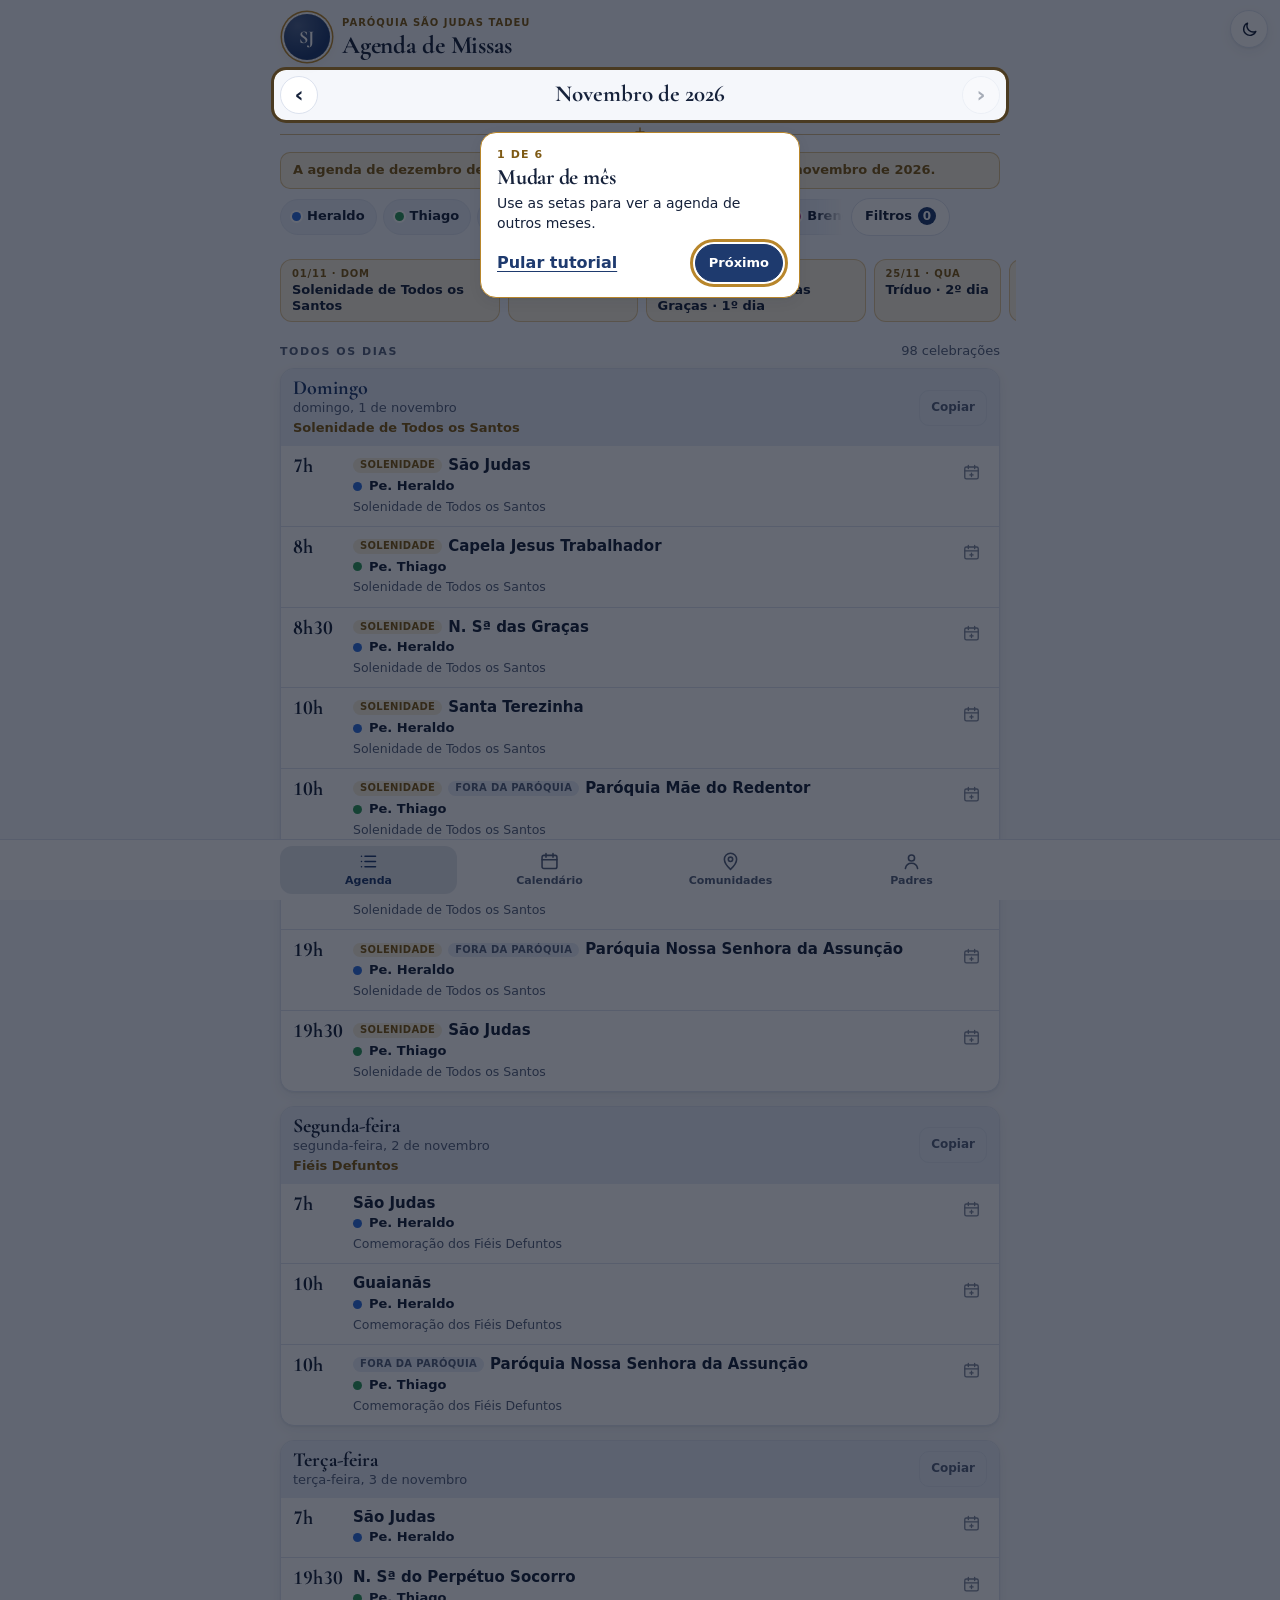
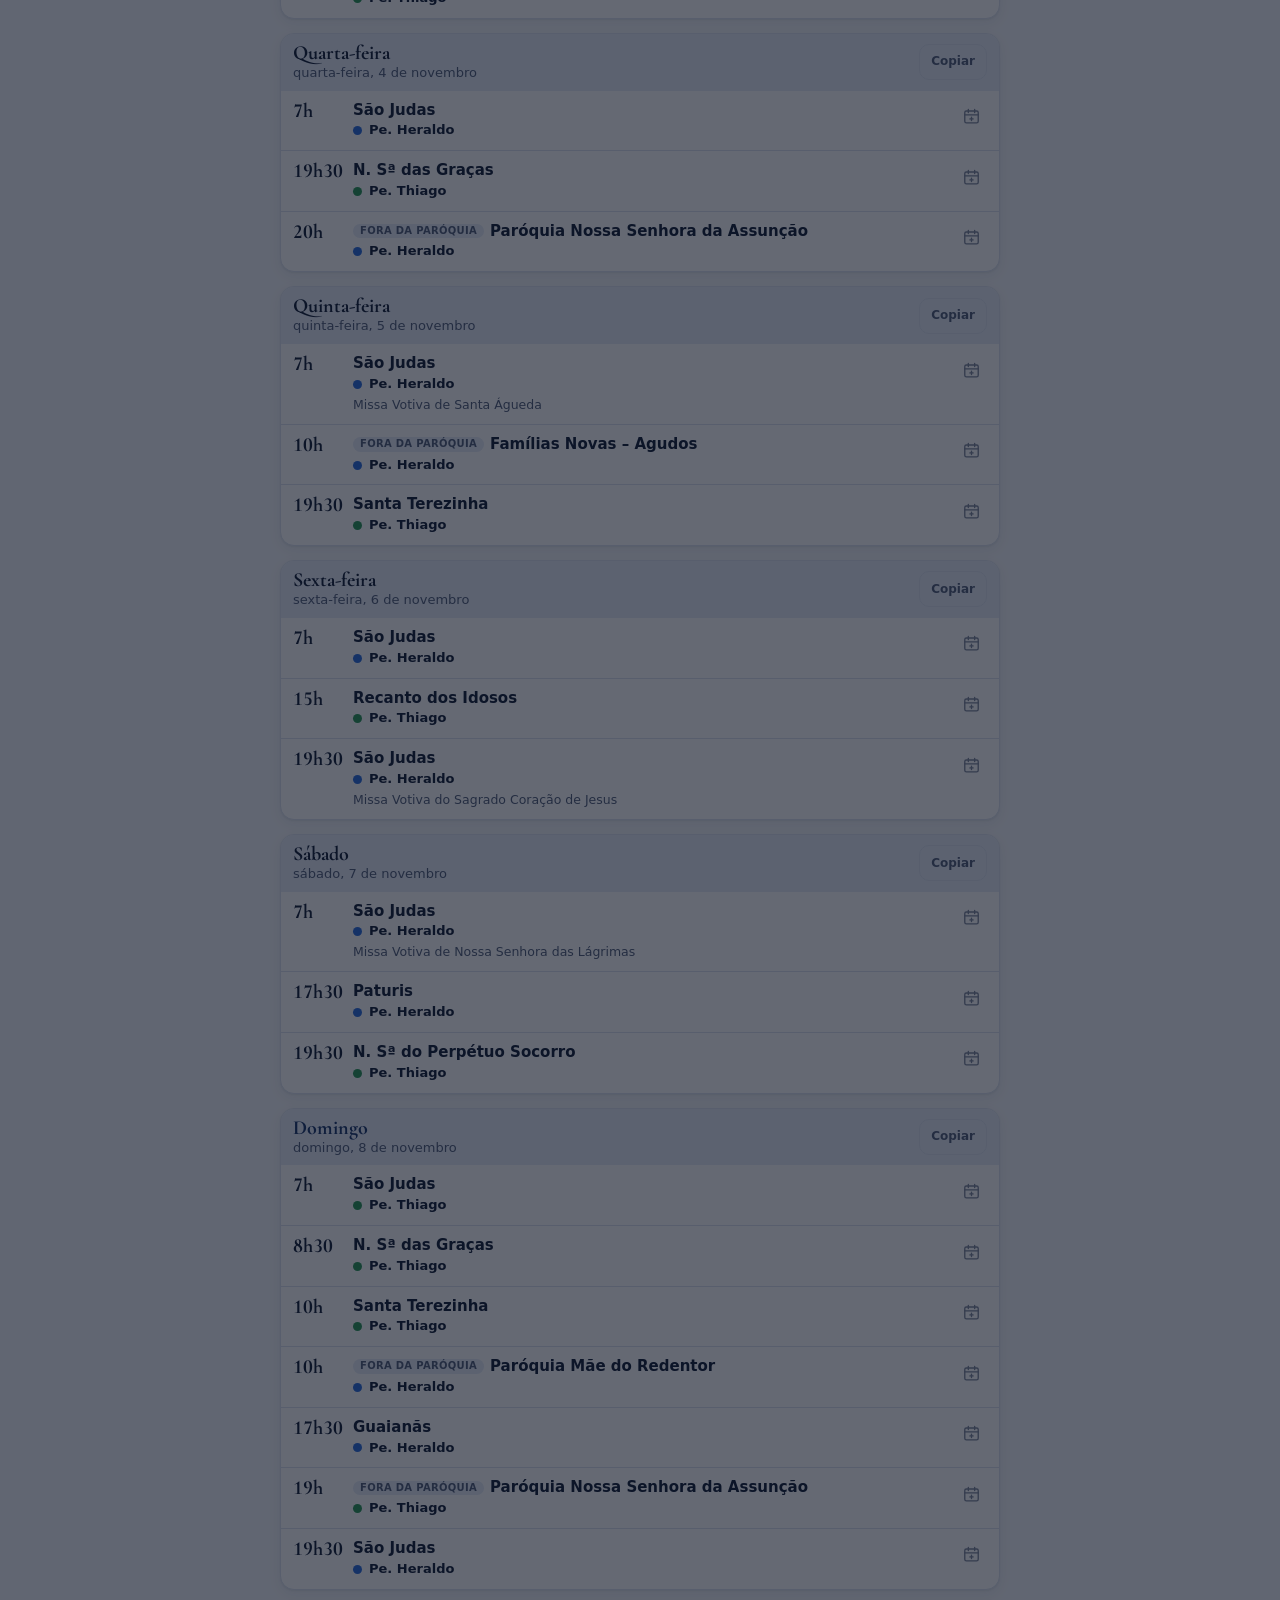
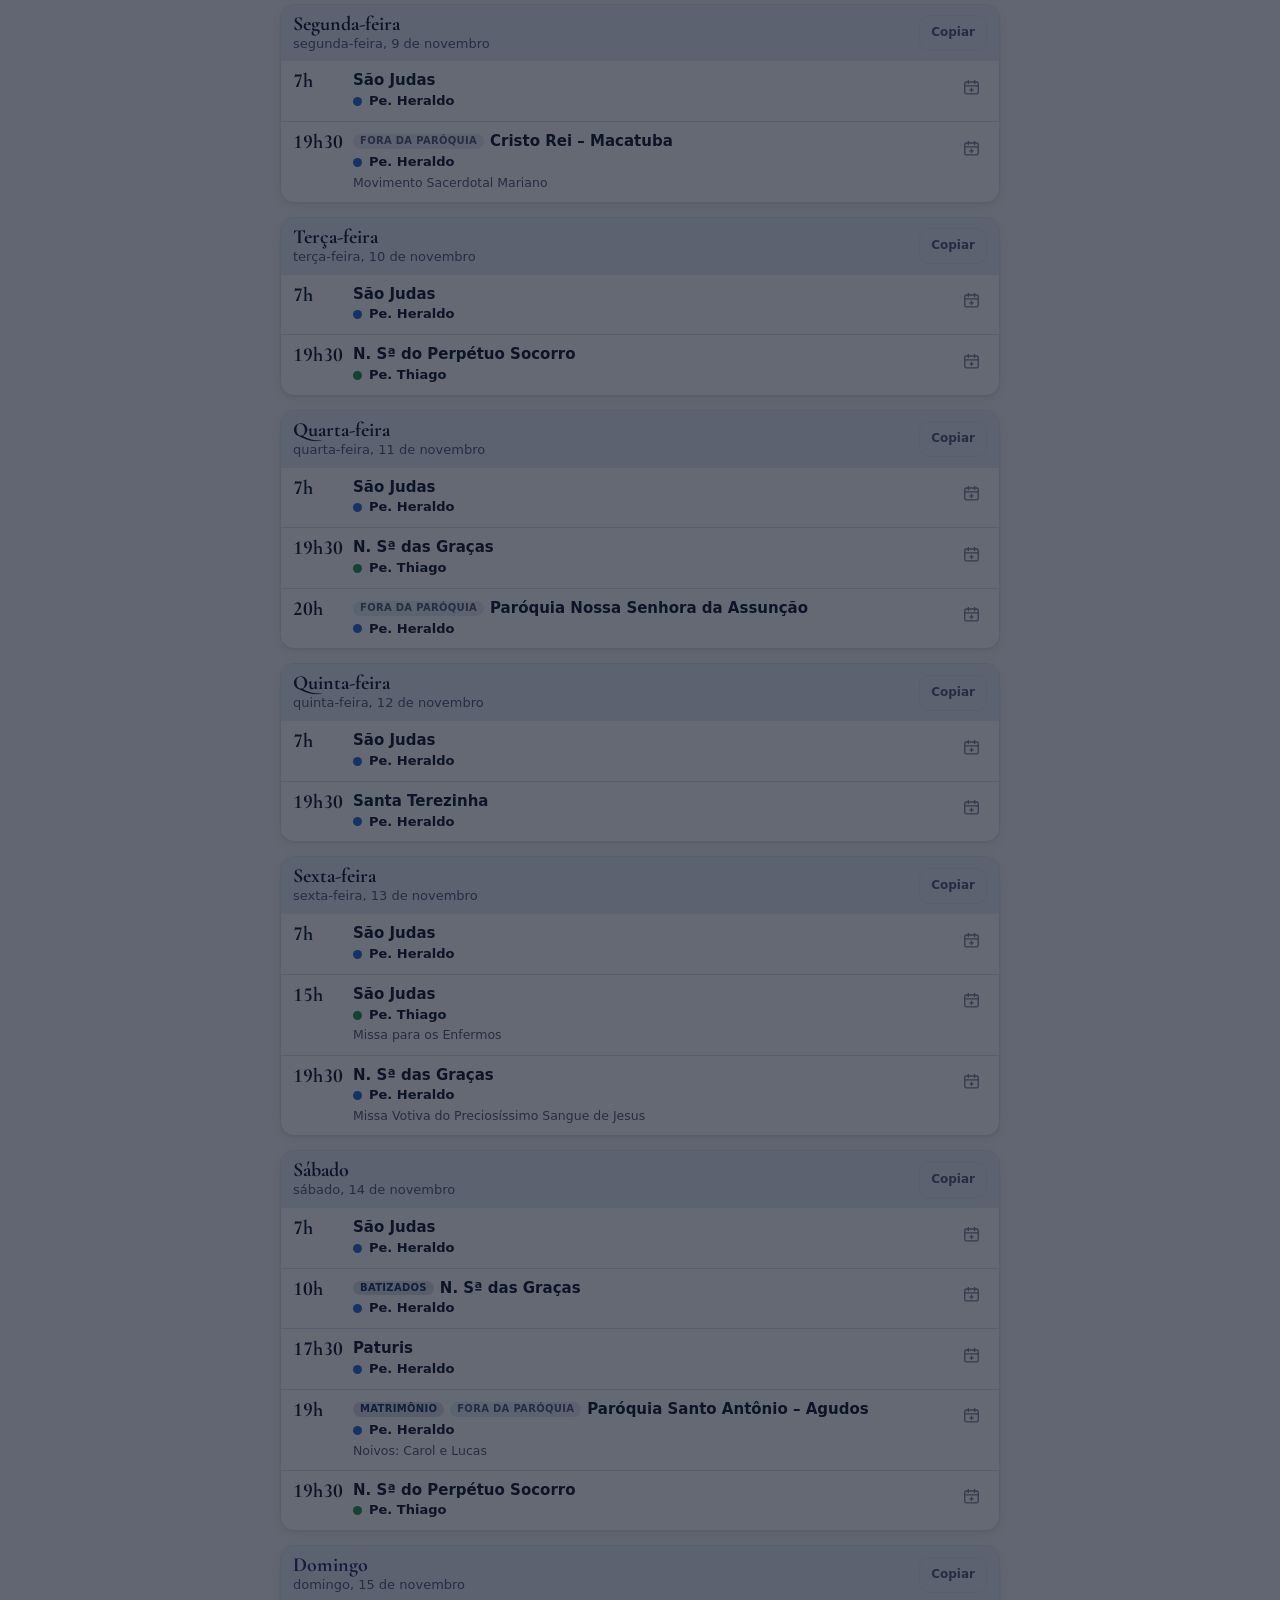
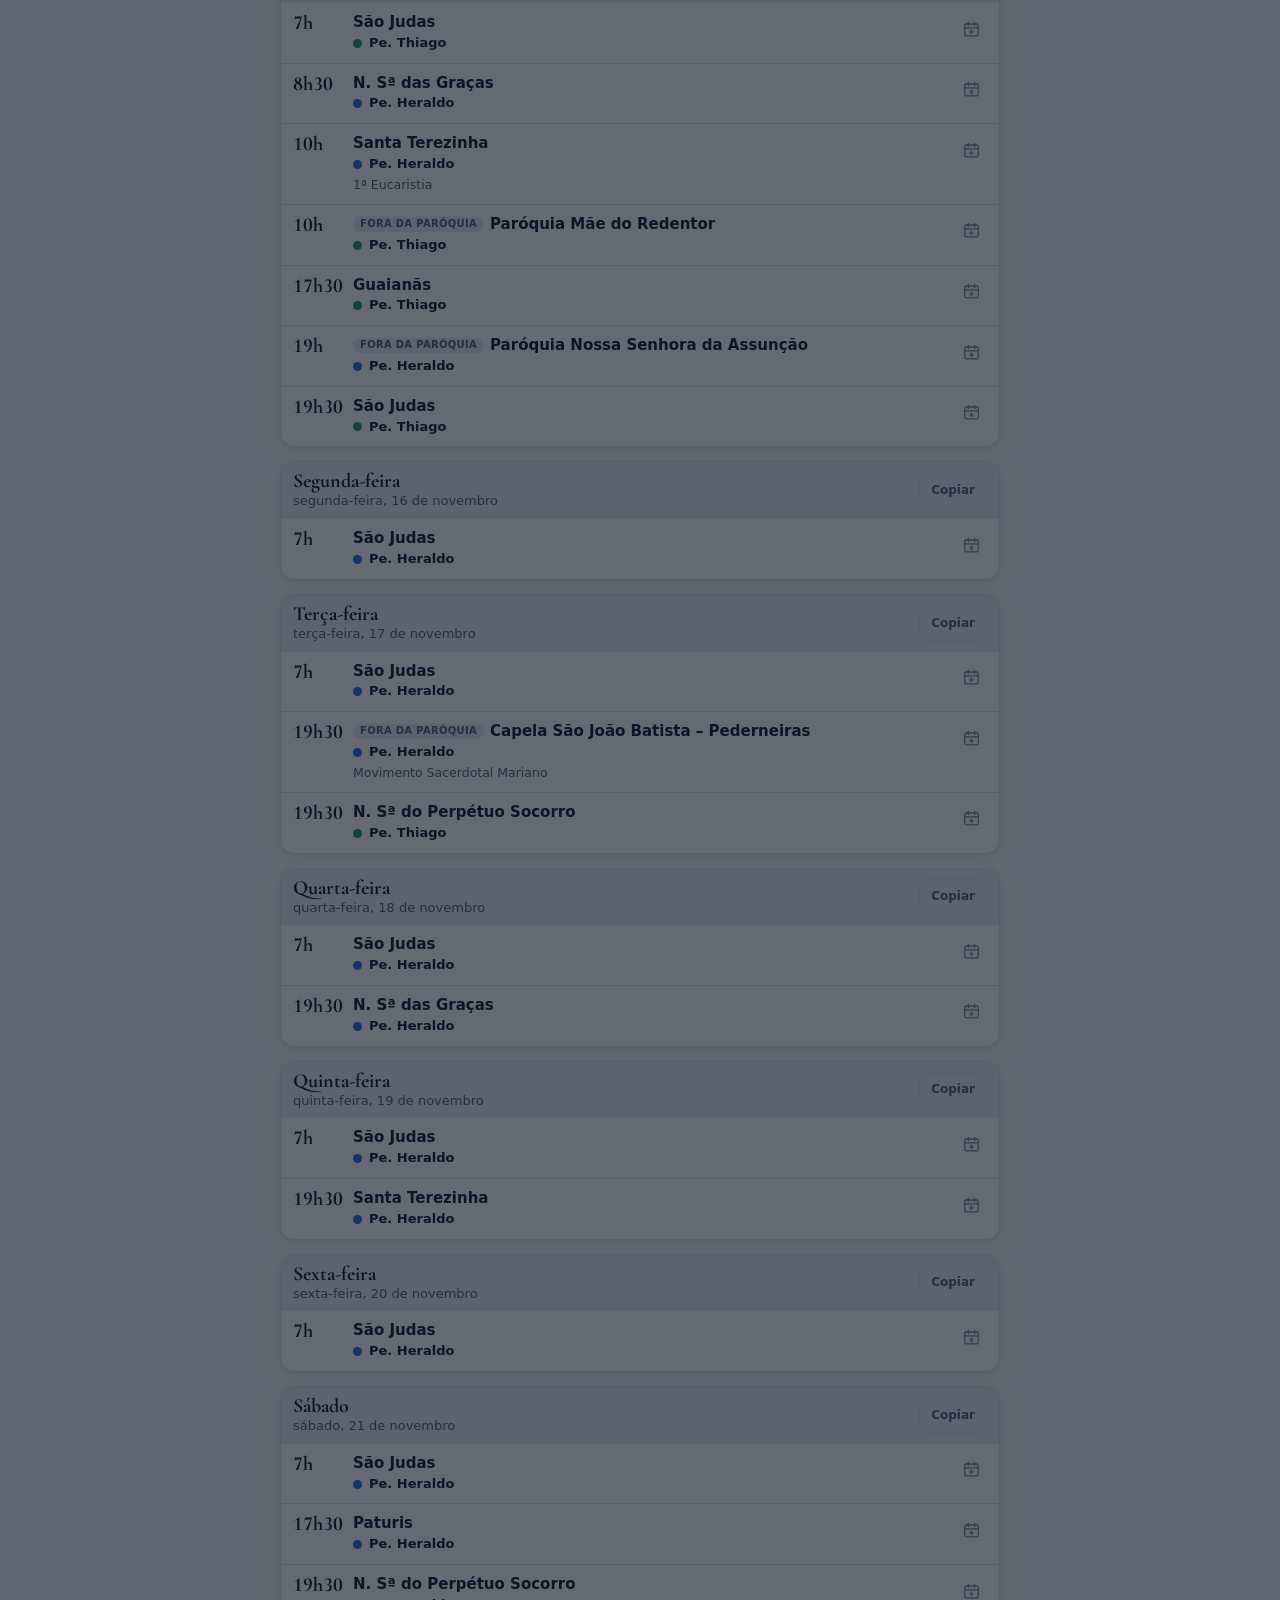
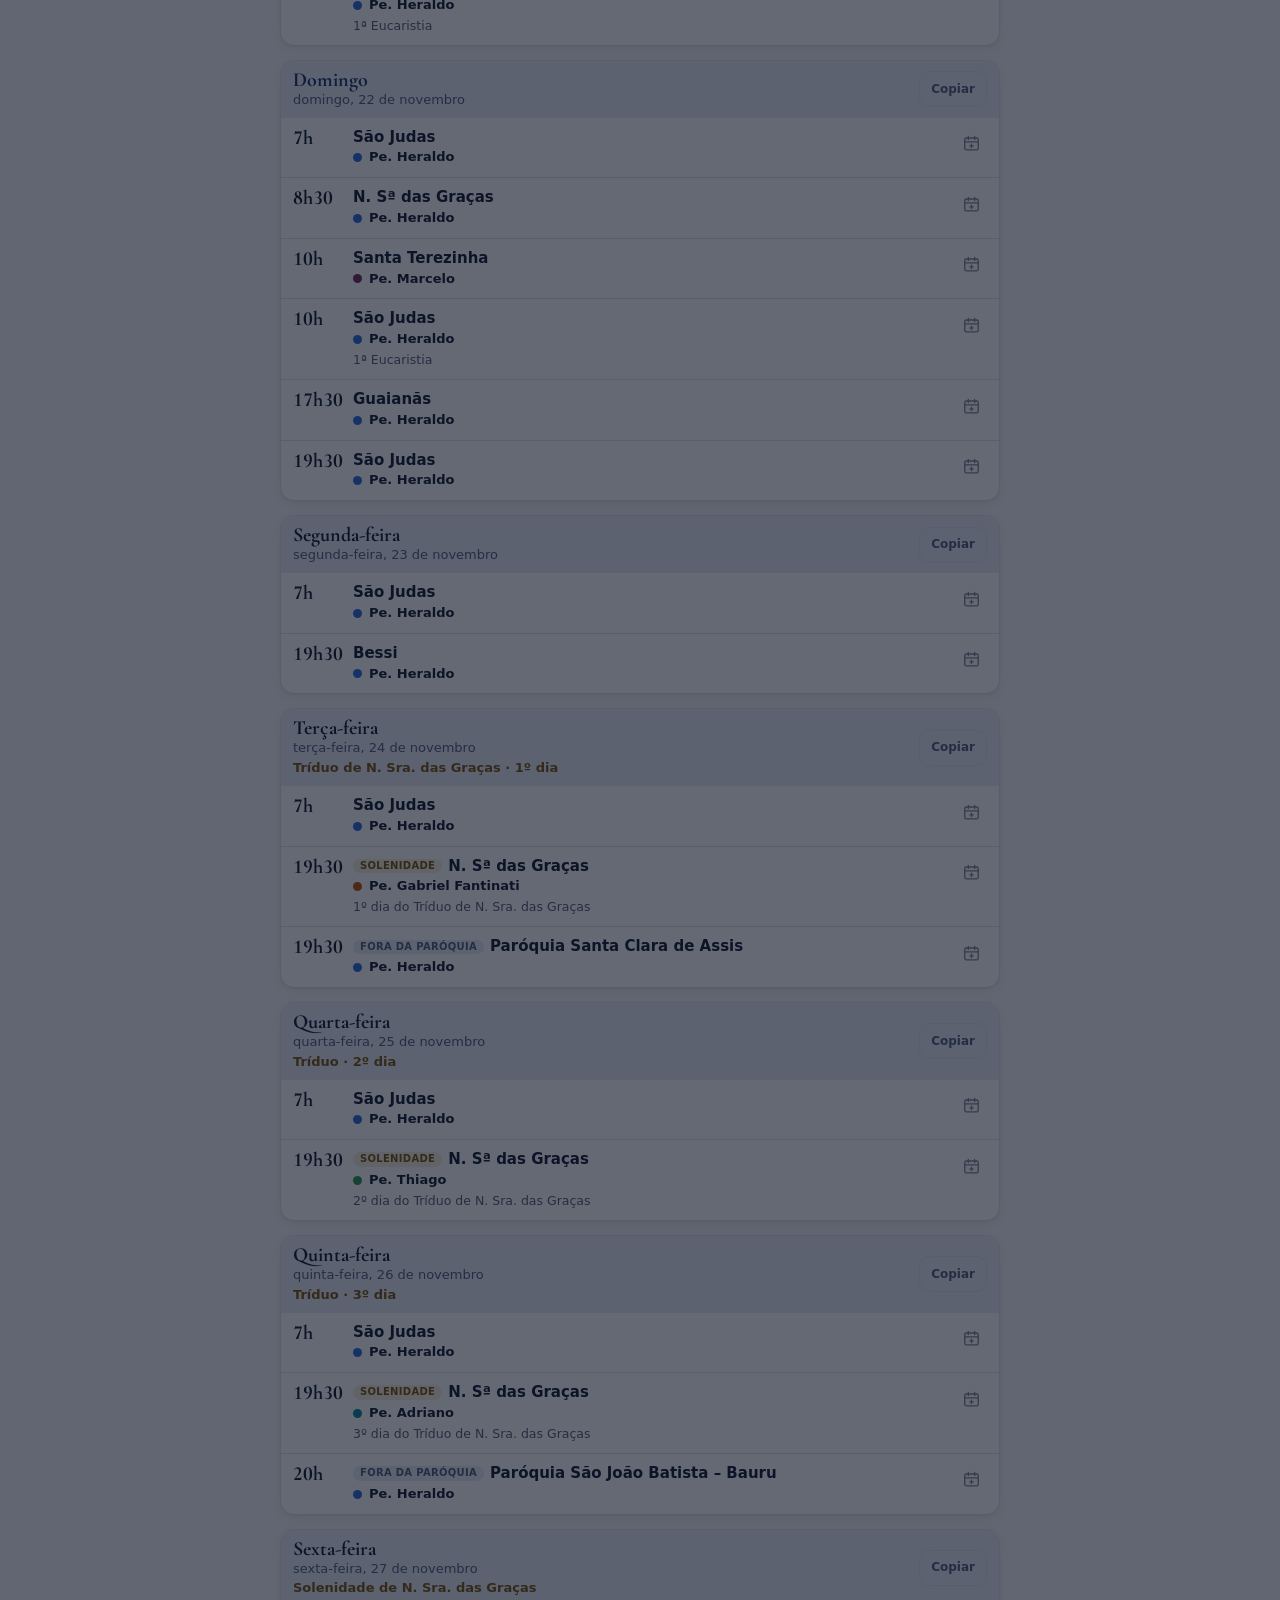
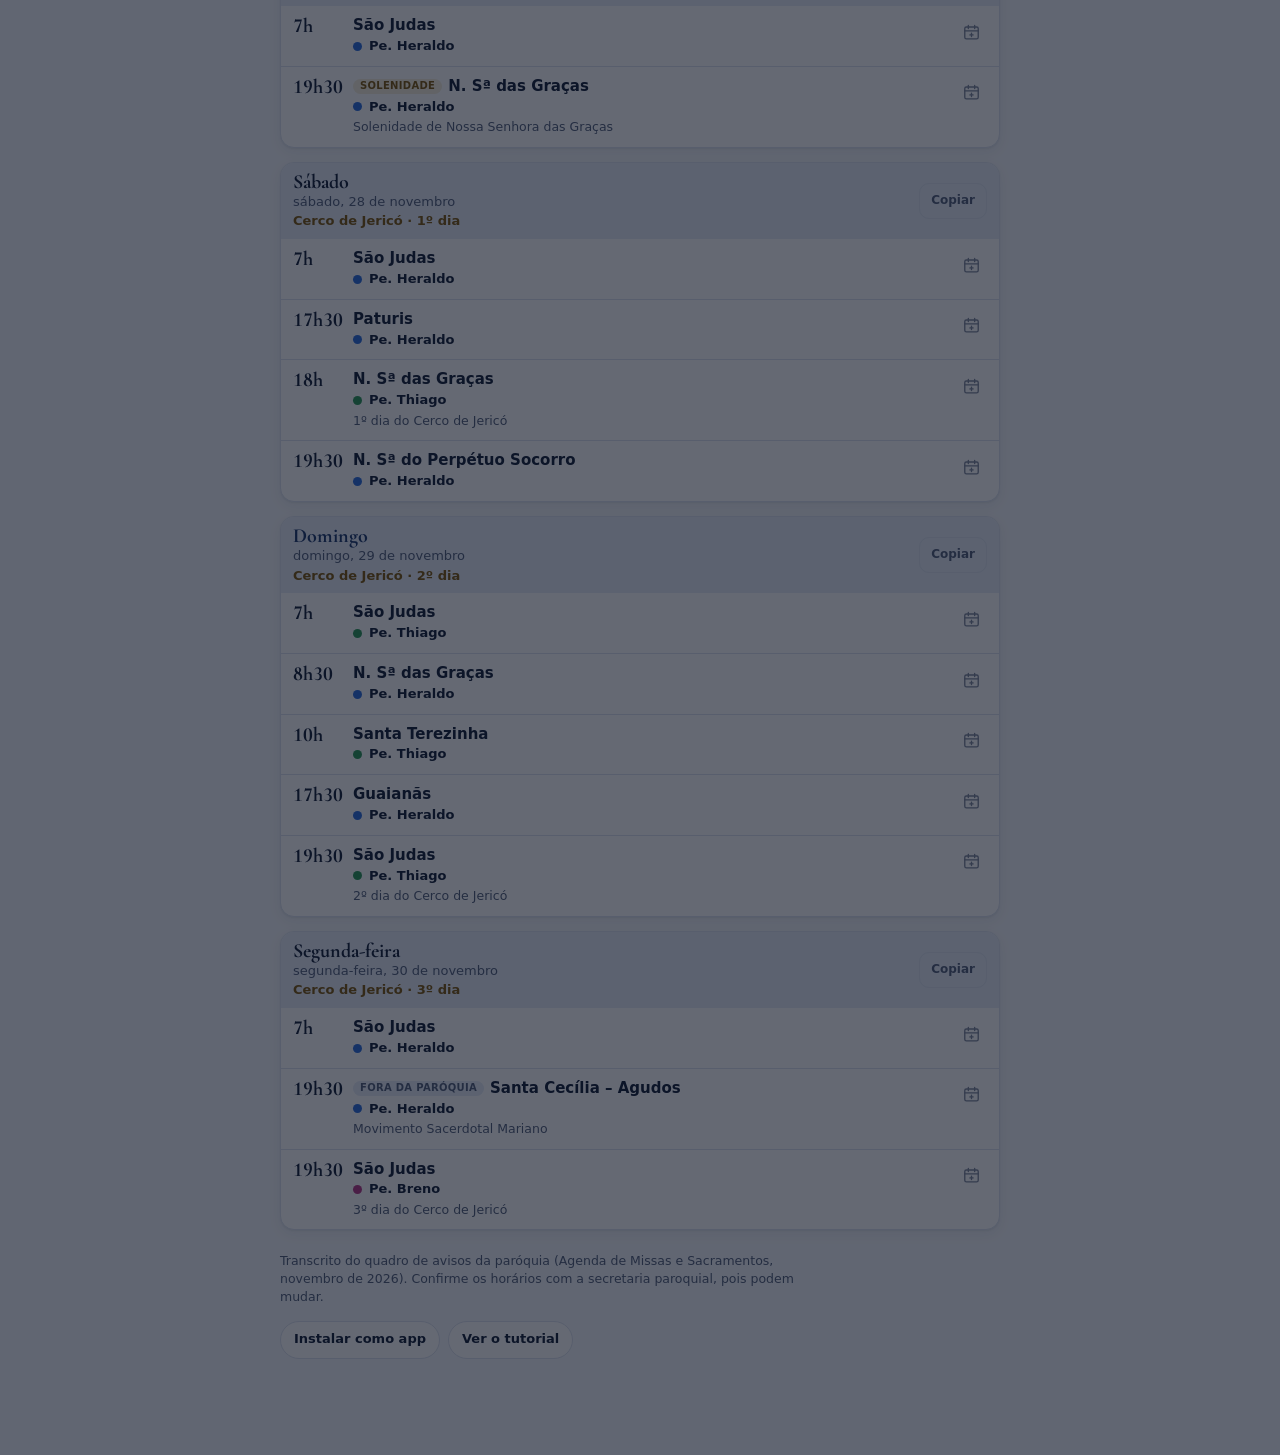
<file: index.html>
<!doctype html>
<html lang="pt-BR" data-theme="light">
<head>
<meta charset="utf-8">
<meta name="viewport" content="width=device-width,initial-scale=1,viewport-fit=cover">
<title>Agenda de Missas · Paróquia São Judas Tadeu</title>
<meta name="description" content="Agenda mensal de missas e sacramentos da Paróquia São Judas Tadeu.">
<meta http-equiv="Content-Security-Policy" content="default-src 'self'; img-src 'self' data:; style-src 'self' 'unsafe-inline'; script-src 'self'; font-src 'self'; connect-src 'self'; base-uri 'none'; form-action 'none'; object-src 'none'">
<meta name="referrer" content="no-referrer">
<meta property="og:type" content="website">
<meta property="og:locale" content="pt_BR">
<meta property="og:title" content="Agenda de Missas · Paróquia São Judas Tadeu">
<meta property="og:description" content="Horários de missas e sacramentos do mês: hoje, próxima celebração, calendário, comunidades e padres.">
<meta name="color-scheme" content="only light">
<meta name="supported-color-schemes" content="light">
<meta name="darkreader-lock">
<meta name="theme-color" content="#1e3a6e">
<link rel="icon" href="data:image/svg+xml,%3Csvg xmlns='http://www.w3.org/2000/svg' viewBox='0 0 64 64'%3E%3Ccircle cx='32' cy='32' r='29' fill='%231e3a6e' stroke='%23b8862b' stroke-width='4'/%3E%3Cpath d='M32 14v36M21 25h22' stroke='%23fff' stroke-width='5' stroke-linecap='round'/%3E%3C/svg%3E">
<script src="theme.js"></script>
<link rel="preload" href="fonts/cormorant-garamond-latin.woff2" as="font" type="font/woff2" crossorigin>
<link rel="manifest" href="manifest.webmanifest">
<link rel="apple-touch-icon" href="icons/apple-touch-icon.png">
<meta name="mobile-web-app-capable" content="yes">
<meta name="apple-mobile-web-app-capable" content="yes">
<meta name="apple-mobile-web-app-title" content="Missas">
<meta name="apple-mobile-web-app-status-bar-style" content="default">
<link rel="stylesheet" href="style.css">
</head>
<body>
<button class="themebtn" id="theme" type="button" aria-label="Alternar tema claro/escuro">
  <svg viewBox="0 0 24 24" aria-hidden="true"><path class="sun" d="M12 3v2M12 19v2M3 12h2M19 12h2M5.6 5.6 7 7M17 17l1.4 1.4M5.6 18.4 7 17M17 7l1.4-1.4"/><circle class="sun" cx="12" cy="12" r="4"/><path class="moon" d="M20 14.5A8 8 0 0 1 9.5 4 8 8 0 1 0 20 14.5z"/></svg>
</button>

<div class="wrap" id="wrap">
  <header class="top">
    <span class="medallion" aria-hidden="true">SJ</span>
    <div>
      <div class="parish">Paróquia São Judas Tadeu</div>
      <h1>Agenda de Missas</h1>
    </div>
  </header>

  <div class="monthnav" id="monthnav">
    <button class="iconbtn" id="mprev" type="button" aria-label="Mês anterior">‹</button>
    <div class="mlabel" id="mlabel" aria-live="polite">Carregando…</div>
    <button class="iconbtn" id="mnext" type="button" aria-label="Próximo mês">›</button>
  </div>
  <div class="cross-rule" aria-hidden="true"><svg viewBox="0 0 24 24" width="16" height="16"><path d="M12 3v18M6 9h12" stroke="currentColor" stroke-width="2.2" stroke-linecap="round" fill="none"/></svg></div>
  <div class="aviso" id="aviso" role="status" hidden></div>

  <div class="fbar" id="fbar">
    <div class="scroll" id="fPad" aria-label="Filtrar por padre"></div>
    <button class="iconbtn fbtn" id="ftoggle" type="button" aria-expanded="false" aria-controls="panel">Filtros<span class="n" id="fcount" hidden></span></button>
  </div>
  <div class="panel" id="panel">
    <div><h3>Buscar</h3><input class="field" id="q" type="search" placeholder="Comunidade, padre ou observação" autocomplete="off"></div>
    <div><h3>Comunidade</h3><select class="field" id="fLoc"></select></div>
    <div><h3>Horário</h3><div class="chips" id="fPer"></div></div>
    <div><h3>Celebração</h3><div class="chips" id="fTipo"></div></div>
    <div><h3>Dias especiais</h3><div class="chips" id="fEsp"></div></div>
    <button class="linkbtn" id="clear" type="button">Limpar filtros</button>
  </div>

  <main id="view" role="tabpanel" aria-live="off"></main>

  <p class="note" id="note"></p>
  <div class="foot"><button class="iconbtn" id="instBtn" type="button">Instalar como app</button><button class="iconbtn" id="tourBtn" type="button">Ver o tutorial</button></div>
</div>

<nav class="nav" aria-label="Seções">
  <div class="in" role="tablist" id="tabs">
    <button class="tab" role="tab" id="tab-agenda" aria-controls="view" data-v="agenda"><svg viewBox="0 0 24 24"><path d="M8 6h12M8 12h12M8 18h12M4 6h.01M4 12h.01M4 18h.01"/></svg>Agenda</button>
    <button class="tab" role="tab" id="tab-cal" aria-controls="view" data-v="cal"><svg viewBox="0 0 24 24"><rect x="3.5" y="5" width="17" height="15" rx="2"/><path d="M3.5 10h17M8 3v4M16 3v4"/></svg>Calendário</button>
    <button class="tab" role="tab" id="tab-loc" aria-controls="view" data-v="loc"><svg viewBox="0 0 24 24"><path d="M12 21s7-6.2 7-11.5A7 7 0 0 0 5 9.5C5 14.8 12 21 12 21z"/><circle cx="12" cy="9.5" r="2.5"/></svg>Comunidades</button>
    <button class="tab" role="tab" id="tab-pad" aria-controls="view" data-v="pad"><svg viewBox="0 0 24 24"><circle cx="12" cy="8" r="3.5"/><path d="M5 20c.8-4 3.6-6 7-6s6.2 2 7 6"/></svg>Padres</button>
  </div>
</nav>
<div class="sheet" id="sheet" hidden>
  <div class="backdrop" data-close></div>
  <div class="box" role="dialog" aria-modal="true" aria-labelledby="sheetTitle">
    <h2 id="sheetTitle"></h2>
    <p class="when" id="sheetWhen"></p>
    <p class="where" id="sheetWhere"></p>
    <a class="opt" id="sheetGoogle" target="_blank" rel="noopener noreferrer">Google Agenda</a>
    <button class="opt" id="sheetIcs" type="button">Outras agendas (arquivo .ics)</button>
    <a class="opt" id="sheetMap" target="_blank" rel="noopener noreferrer">Ver no mapa</a>
    <button class="linkbtn" type="button" data-close>Fechar</button>
  </div>
</div>
<div class="sheet" id="inst" hidden>
  <div class="backdrop" data-close></div>
  <div class="box" role="dialog" aria-modal="true" aria-labelledby="instTitle">
    <h2 id="instTitle">Instalar como app</h2>
    <p class="when" id="instTxt"></p>
    <p class="where">Depois de instalado, o app abre em tela cheia, com ícone na tela inicial, e mostra a última agenda carregada mesmo sem internet.</p>
    <button class="opt" type="button" data-close>Entendi</button>
  </div>
</div>
<div class="instbar" id="instbar" role="region" aria-label="Instalar o app" hidden>
  <img src="icons/icon-192.png" alt="" width="40" height="40">
  <div class="txt"><b>Instale o app</b><span>Abre mais rápido e funciona sem internet.</span></div>
  <button class="iconbtn go" id="instGo" type="button">Instalar</button>
  <button class="x" id="instNo" type="button" aria-label="Agora não">×</button>
</div>
<div class="toast" id="toast" role="status"></div>
<script src="app.js"></script>
</body>
</html>
</file>
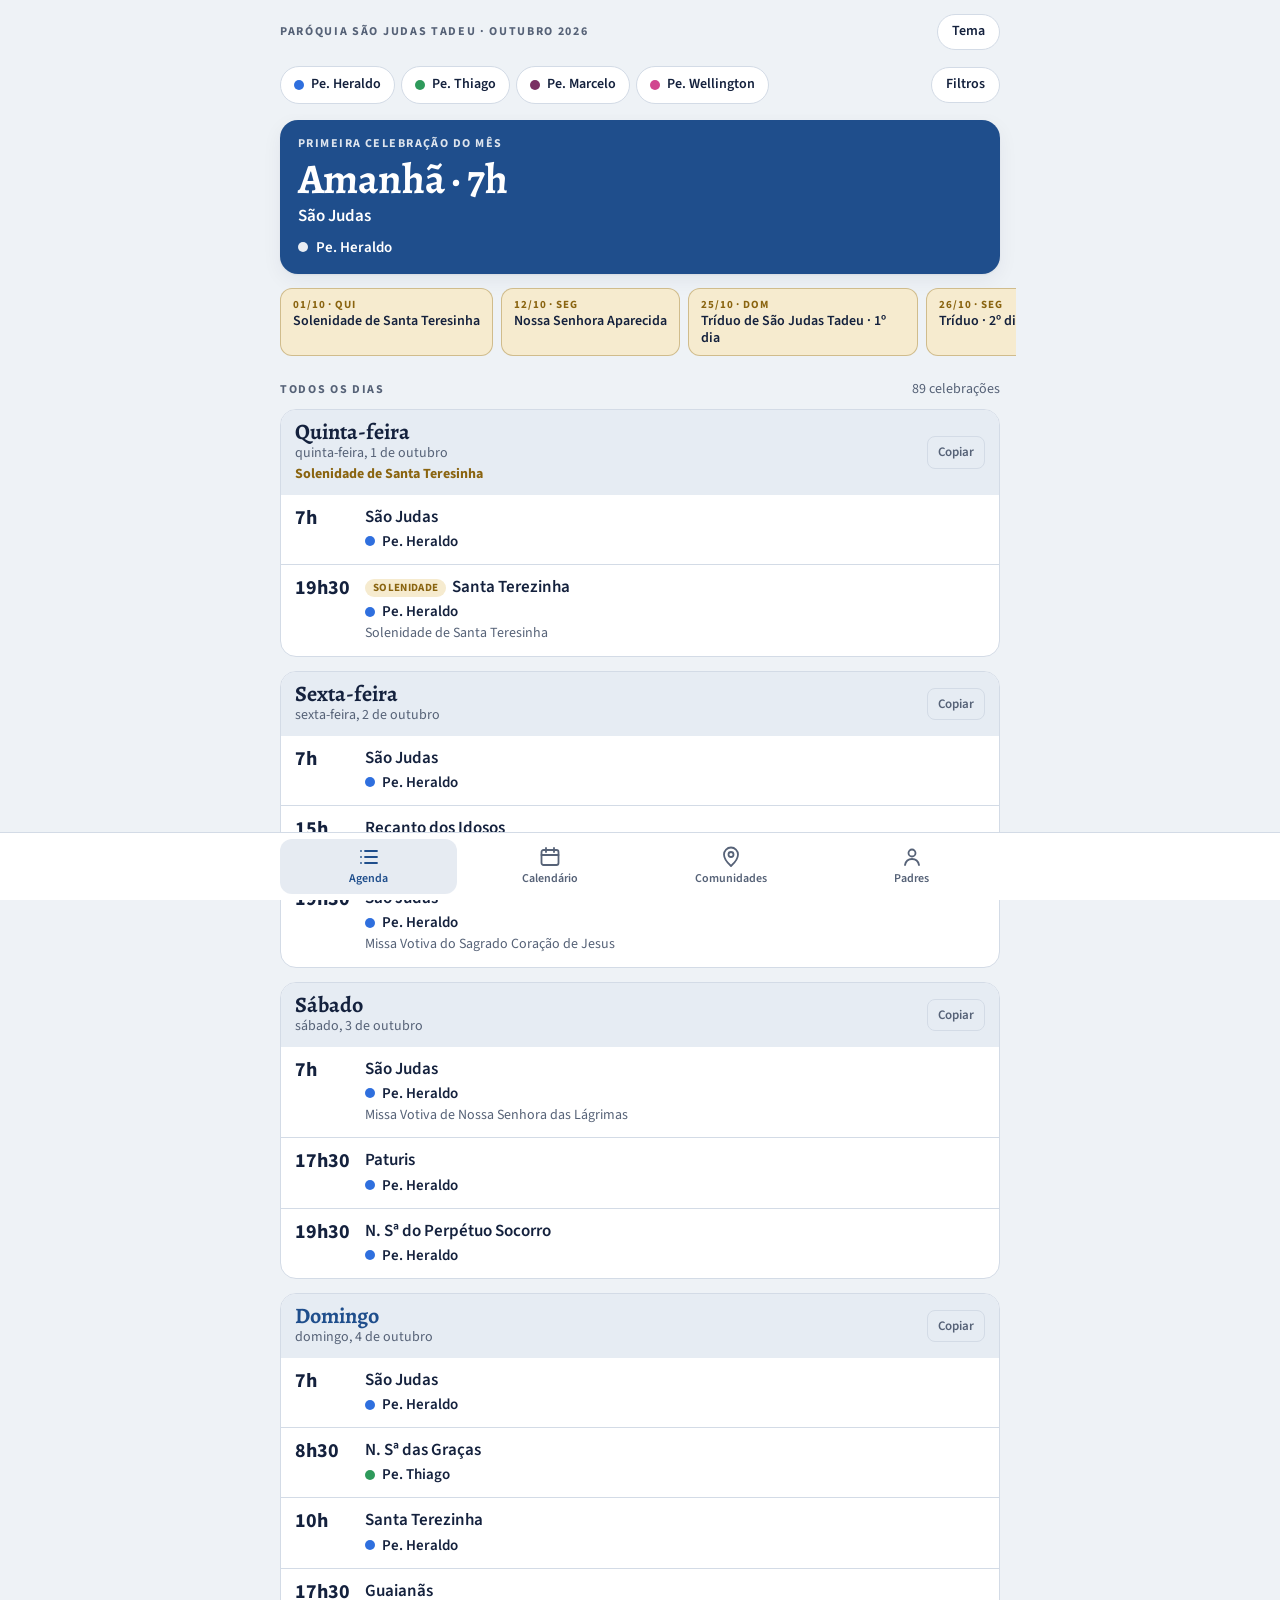
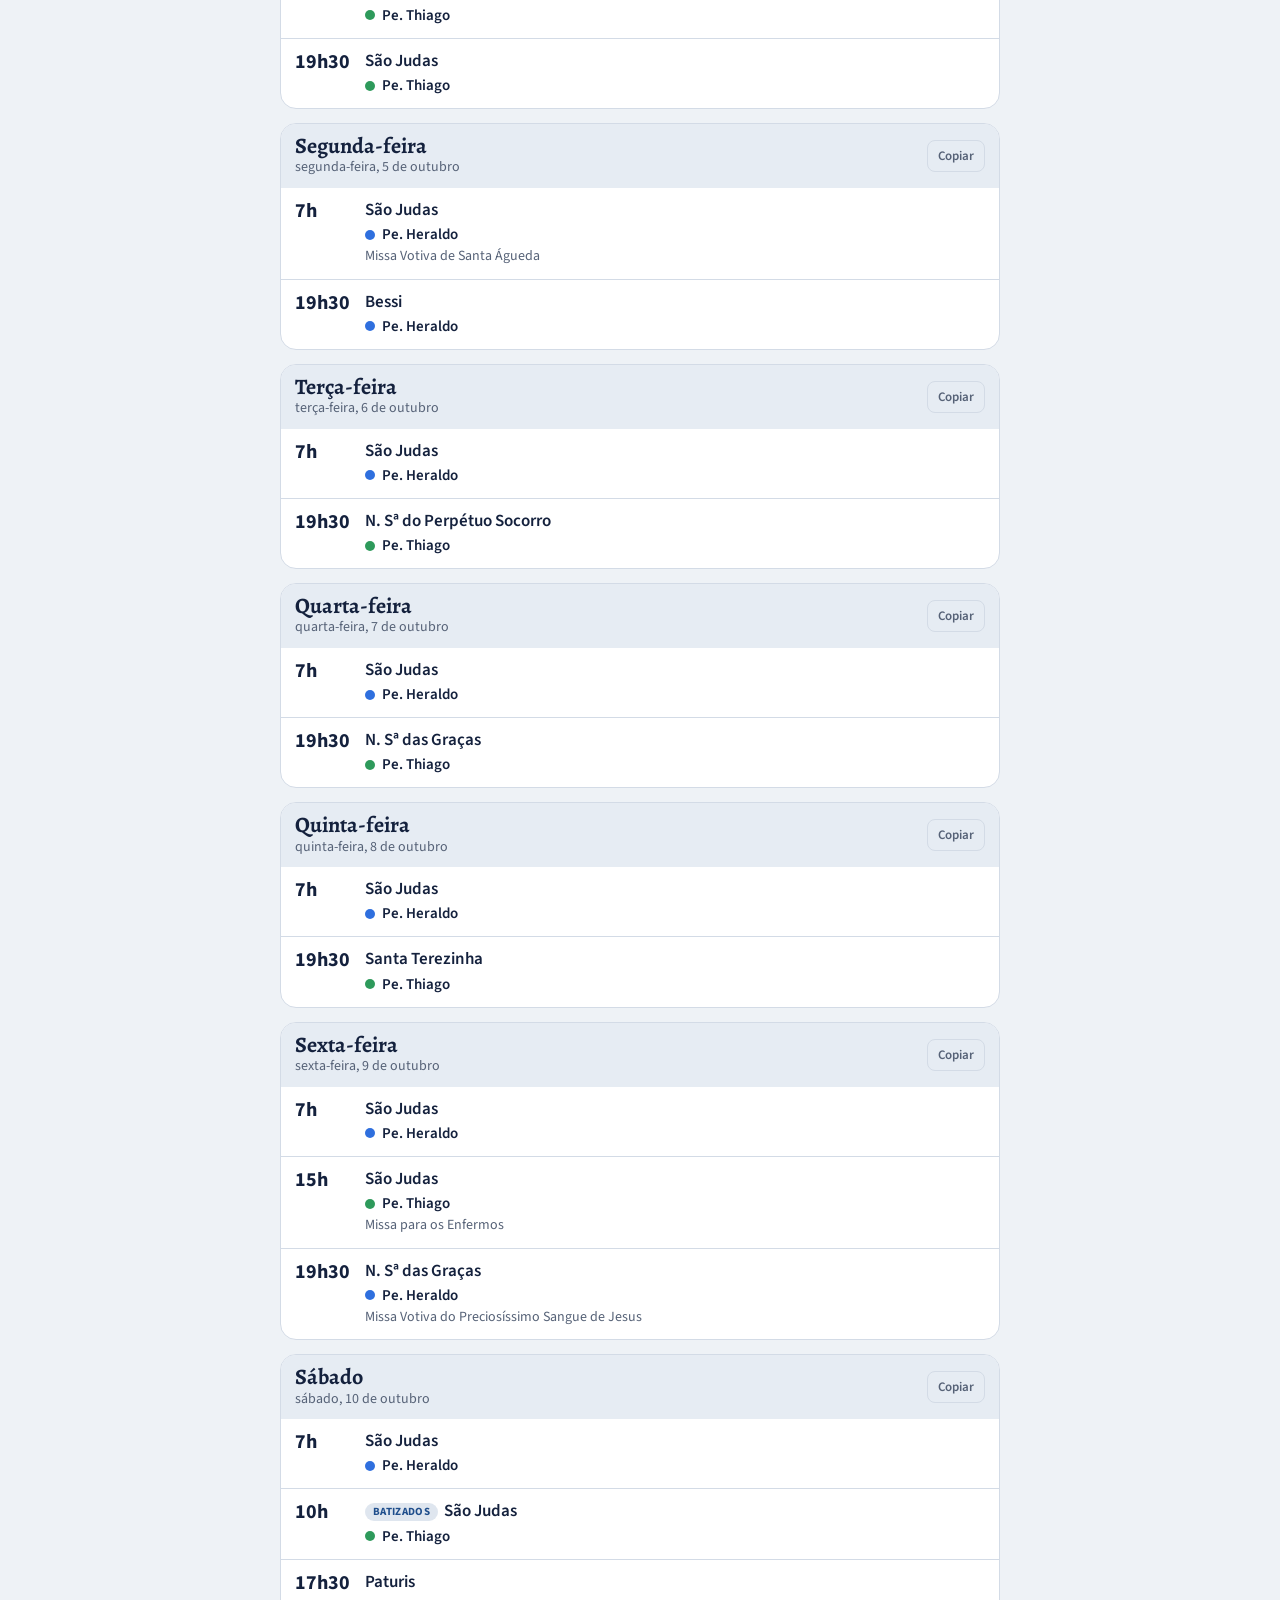
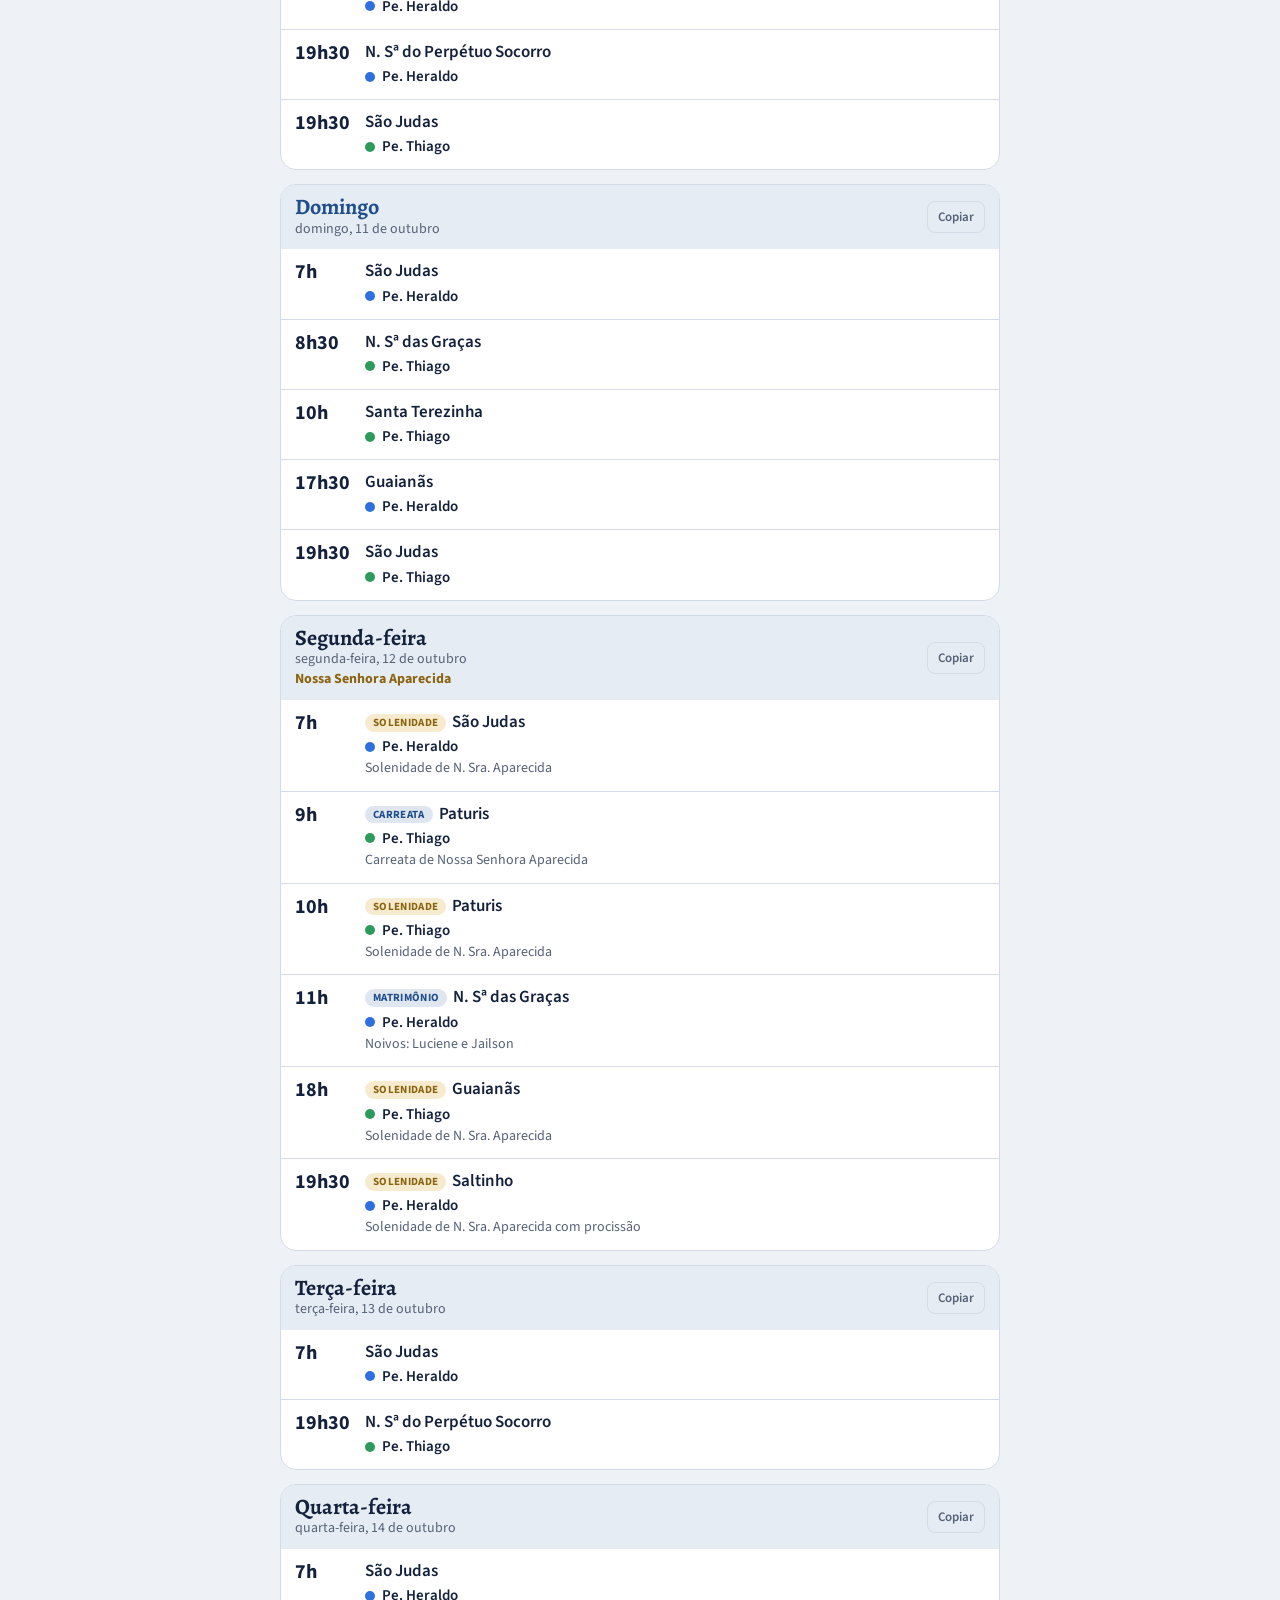
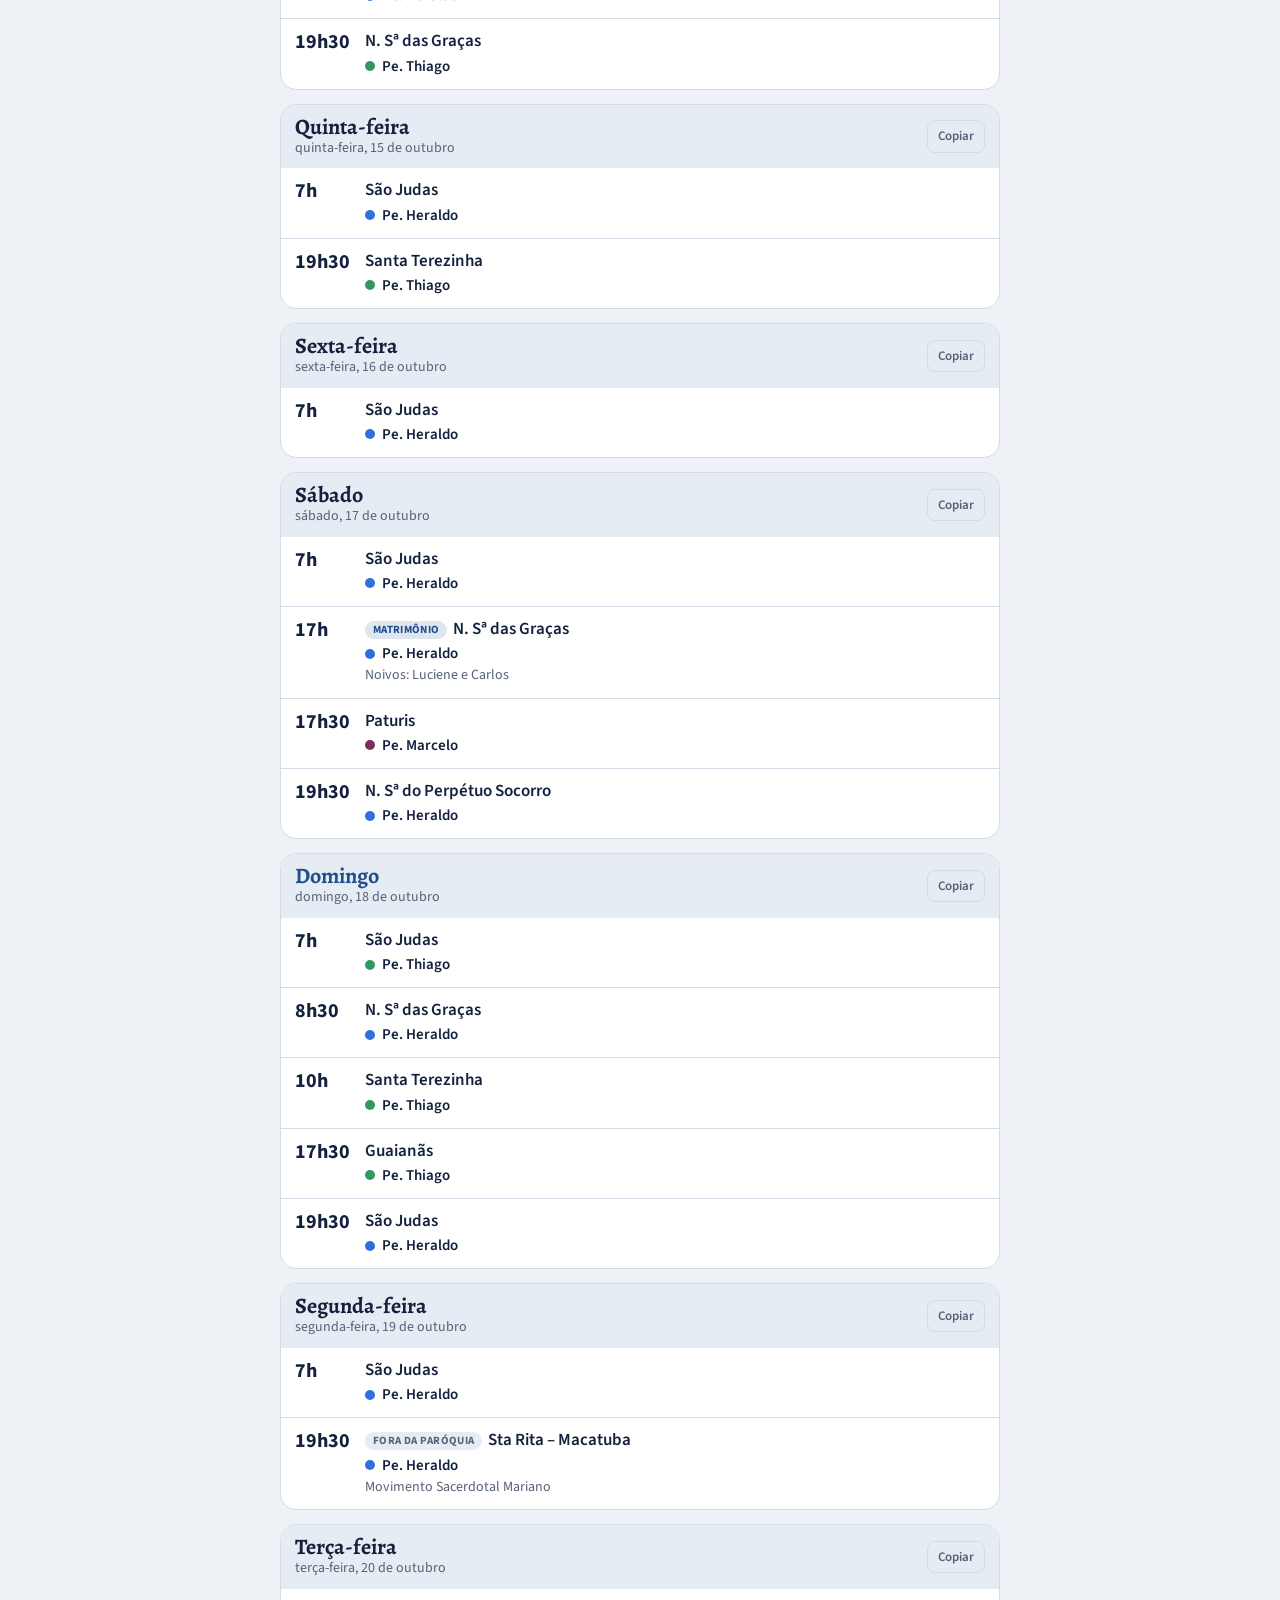
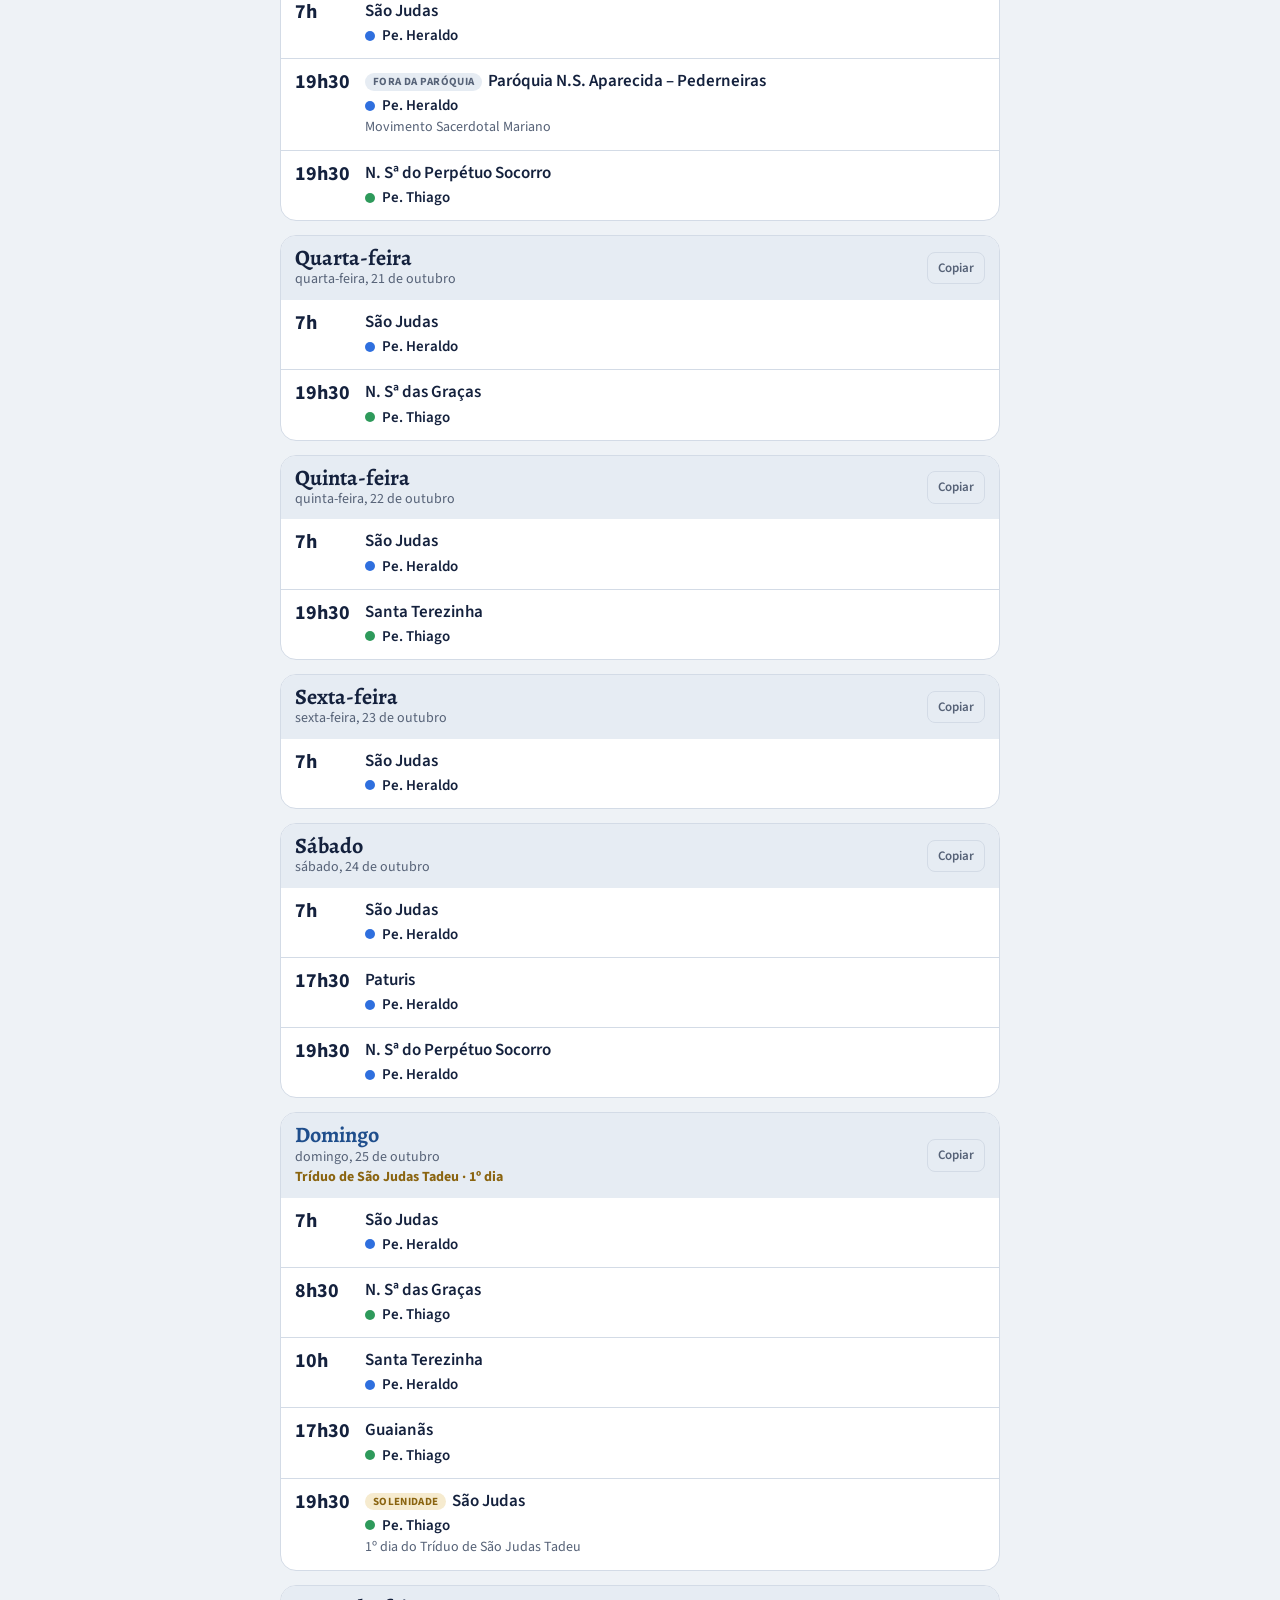
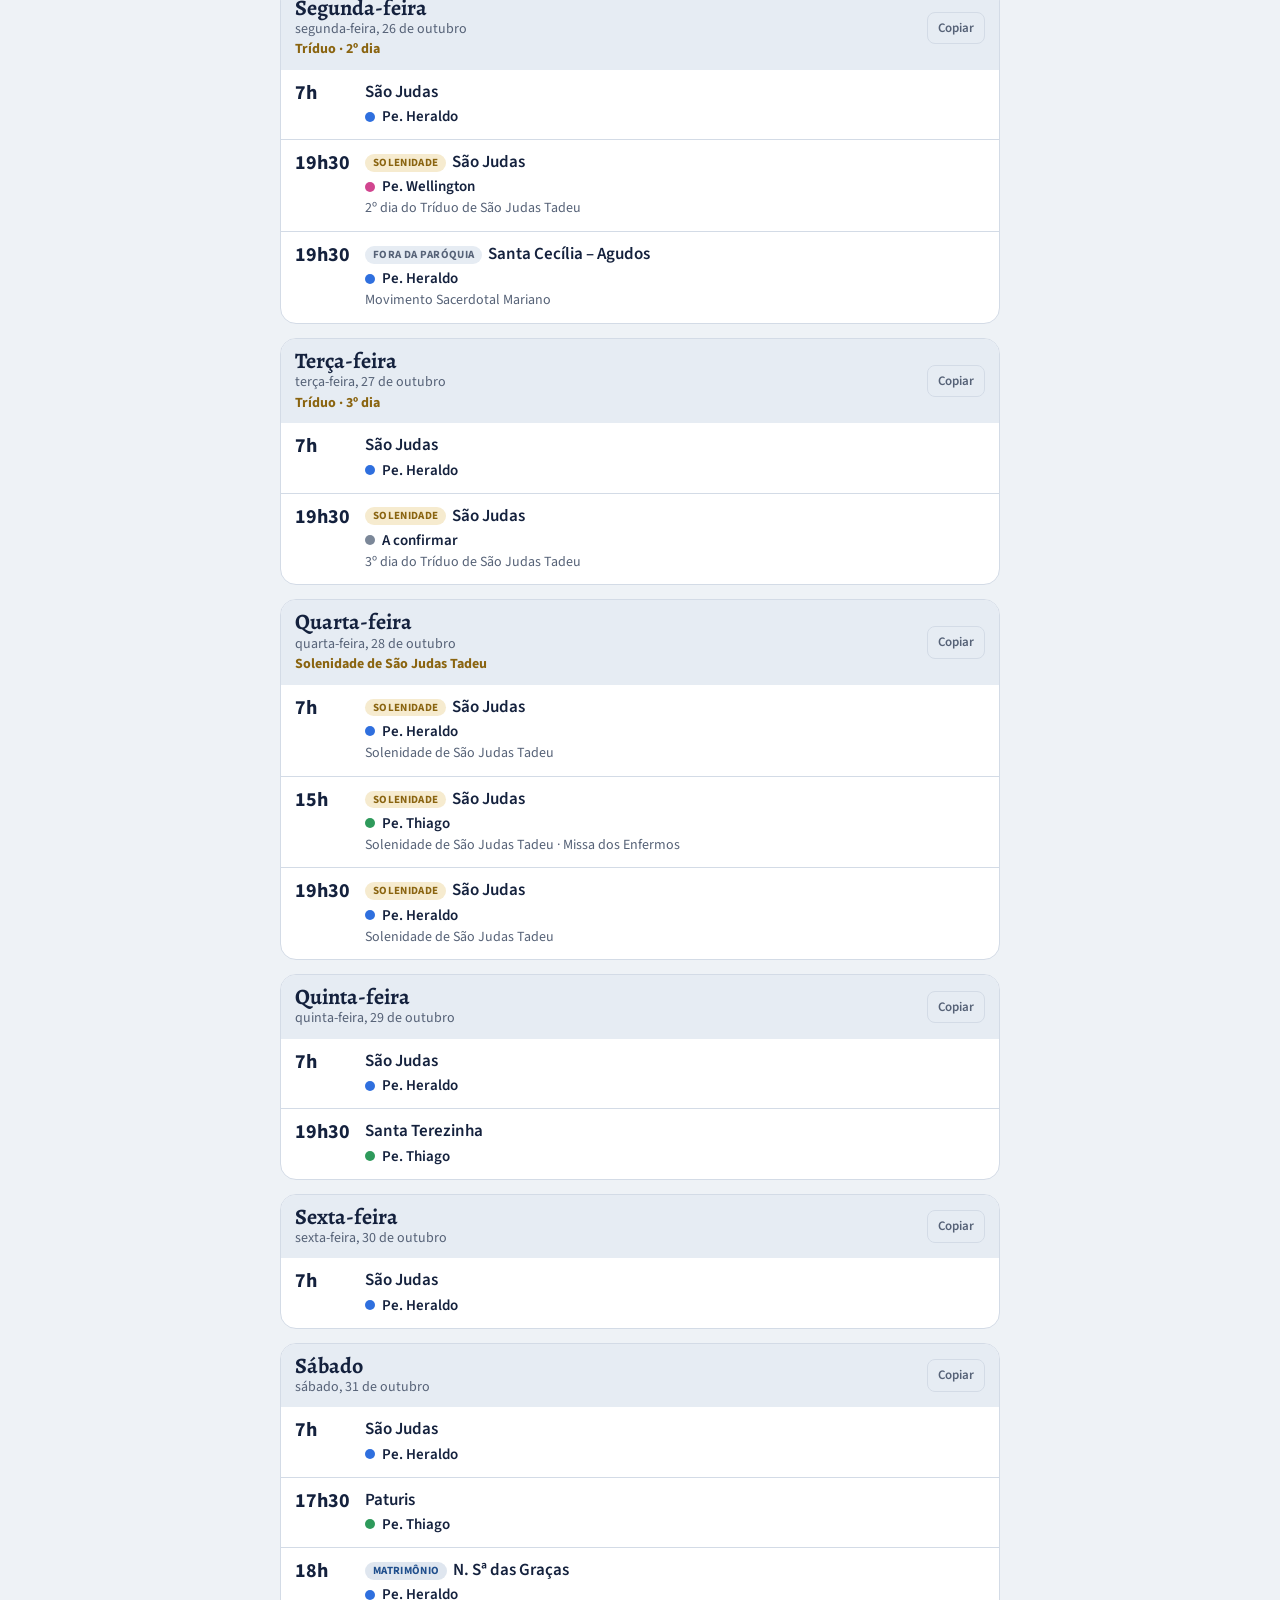
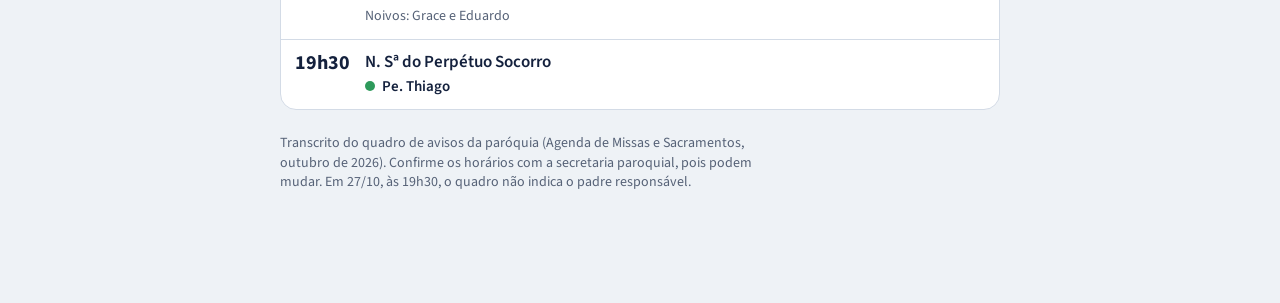
<file: referencia/pagina-anterior-outubro.html>
<!doctype html><html><head><meta charset=utf8><meta name=viewport content="width=device-width,initial-scale=1,viewport-fit=cover"><style>:root{color-scheme:light;box-sizing:border-box;padding-top:env(safe-area-inset-top,0px);padding-bottom:env(safe-area-inset-bottom,0px)}html{scroll-padding-top:env(safe-area-inset-top,0px)}body{margin:0;padding:0;font:14px -apple-system,BlinkMacSystemFont,sans-serif;background:#fff;color:#000}img{max-width:100%}[hidden]:not([hidden=until-found i]){display:none!important}</style></head><body>
<title>Agenda de Missas São Judas Tadeu</title>
<meta name="claude:viewport-fit-sides" content="cover">
<link rel="preconnect" href="https://fonts.googleapis.com">
<link rel="preconnect" href="https://fonts.gstatic.com" crossorigin>
<link href="https://fonts.googleapis.com/css2?family=Alegreya:ital,wght@0,500;0,700;1,500&family=Source+Sans+3:wght@400;500;600;700&display=swap" rel="stylesheet">
<style>
/* Layout: celular primeiro. Coluna única: próxima celebração, hoje, próximos dias. Navegação fixa embaixo, filtros recolhidos no topo. */
:root{
  --bg:#EEF2F6; --surface:#FFFFFF; --surface2:#E6ECF3; --fg:#14213D; --muted:#566277; --line:#D3DBE6;
  --accent:#1F4E8C; --on-accent:#FFFFFF; --gold:#8A6410; --gold-bg:#F6EBCF;
  --heraldo:#2F6FDE; --thiago:#2E9A5B; --marcelo:#7A2F62; --wellington:#D1458F; --tbd:#7B8798;
  --font-display:'Alegreya',Georgia,'Times New Roman',serif;
  --font-body:'Source Sans 3',system-ui,-apple-system,'Segoe UI',sans-serif;
  --shadow:0 1px 2px rgba(20,33,61,.06),0 6px 20px rgba(20,33,61,.06);
}
@media (prefers-color-scheme:dark){:root:not([data-theme="light"]){
  --bg:#0E1626; --surface:#162238; --surface2:#1D2B45; --fg:#E8EDF5; --muted:#9AA8BF; --line:#2A3A58;
  --accent:#F0BC54; --on-accent:#1A1405; --gold:#E3B64F; --gold-bg:#3A2F14;
  --heraldo:#6A9BFF; --thiago:#5CCB8A; --marcelo:#C068A6; --wellington:#F074B4; --tbd:#93A0B5;
  --shadow:0 1px 2px rgba(0,0,0,.3),0 6px 20px rgba(0,0,0,.25); color-scheme:dark}}
:root[data-theme="dark"]{
  --bg:#0E1626; --surface:#162238; --surface2:#1D2B45; --fg:#E8EDF5; --muted:#9AA8BF; --line:#2A3A58;
  --accent:#F0BC54; --on-accent:#1A1405; --gold:#E3B64F; --gold-bg:#3A2F14;
  --heraldo:#6A9BFF; --thiago:#5CCB8A; --marcelo:#C068A6; --wellington:#F074B4; --tbd:#93A0B5;
  --shadow:0 1px 2px rgba(0,0,0,.3),0 6px 20px rgba(0,0,0,.25); color-scheme:dark}

*{box-sizing:border-box}
body{margin:0;background:var(--bg);color:var(--fg);font-family:var(--font-body);font-size:16px;line-height:1.4;
  padding-left:max(16px,env(safe-area-inset-left,0px));padding-right:max(16px,env(safe-area-inset-right,0px));padding-block:0 96px}
body::before{content:"";position:fixed;inset:0 0 auto;height:env(safe-area-inset-top,0px);background:var(--bg);z-index:30}
button,select,input{font:inherit;color:inherit}
button{cursor:pointer}
:focus-visible{outline:3px solid var(--accent);outline-offset:2px;border-radius:6px}
.wrap{max-width:720px;margin-inline:auto}
.wrap.wide{max-width:1000px}
.tnum{font-variant-numeric:tabular-nums}

.top{display:flex;justify-content:space-between;align-items:center;gap:12px;padding-block:14px 6px}
.parish{font-size:12px;letter-spacing:.14em;text-transform:uppercase;color:var(--muted);font-weight:700}
.iconbtn{border:1px solid var(--line);background:var(--surface);border-radius:999px;padding:7px 14px;font-size:14px;font-weight:600;min-height:36px}

/* barra de filtros */
.fbar{position:sticky;top:env(safe-area-inset-top,0px);z-index:20;background:var(--bg);padding-block:8px;display:flex;gap:8px;align-items:center}
.fbar .scroll{flex:1;min-width:0;display:flex;gap:6px;overflow-x:auto;scrollbar-width:none;padding-block:2px}
.fbar .scroll::-webkit-scrollbar{display:none}
.chip{display:inline-flex;align-items:center;gap:7px;border:1px solid var(--line);background:var(--surface);border-radius:999px;padding:8px 13px;font-size:14px;font-weight:600;white-space:nowrap;min-height:38px}
.chip[aria-pressed="true"]{background:var(--accent);border-color:var(--accent);color:var(--on-accent)}
.chip .dot{box-shadow:0 0 0 2px var(--surface)}
.fbtn{flex:none;position:relative}
.fbtn .n{display:inline-block;min-width:18px;height:18px;line-height:18px;border-radius:9px;background:var(--accent);color:var(--on-accent);font-size:12px;text-align:center;margin-left:6px}
.panel{display:none;background:var(--surface);border:1px solid var(--line);border-radius:16px;padding:16px;margin-bottom:12px;flex-direction:column;gap:16px;box-shadow:var(--shadow)}
.panel.open{display:flex}
.panel h3{margin:0 0 8px;font-size:12px;letter-spacing:.12em;text-transform:uppercase;color:var(--muted)}
.chips{display:flex;flex-wrap:wrap;gap:6px}
.field{width:100%;border:1px solid var(--line);background:var(--bg);border-radius:10px;padding:10px 12px;min-height:42px}
.linkbtn{background:none;border:0;color:var(--accent);font-weight:700;padding:6px 0;text-align:left;text-decoration:underline;text-underline-offset:3px}
.dot{width:10px;height:10px;border-radius:50%;background:var(--tbd);display:inline-block;flex:none}

/* próxima celebração */
.next{background:var(--accent);color:var(--on-accent);border-radius:18px;padding:16px 18px;box-shadow:var(--shadow);margin-top:6px}
.next .lbl{font-size:12px;letter-spacing:.12em;text-transform:uppercase;font-weight:700;opacity:.85;display:flex;justify-content:space-between;gap:8px}
.next .when{font-family:var(--font-display);font-size:34px;font-weight:700;line-height:1.05;margin-top:4px}
.next .where{margin-top:4px;font-weight:600;font-size:17px}
.next .who{margin-top:8px;display:flex;align-items:center;gap:8px;font-size:15px;font-weight:600}
.next .who .dot{background:var(--on-accent);opacity:.9}
.next .obs{margin-top:2px;font-size:14px;opacity:.9}
.next.empty{background:var(--surface);color:var(--fg);border:1px solid var(--line)}

/* destaques */
.feast{display:flex;gap:8px;overflow-x:auto;scrollbar-width:none;margin:12px -16px 0;padding:2px 16px}
.feast::-webkit-scrollbar{display:none}
.feast button{flex:none;display:flex;flex-direction:column;align-items:flex-start;gap:1px;text-align:left;background:var(--gold-bg);border:1px solid color-mix(in srgb,var(--gold) 35%,transparent);border-radius:12px;padding:8px 12px;max-width:230px}
.feast .d{font-size:11px;font-weight:700;letter-spacing:.08em;text-transform:uppercase;color:var(--gold)}
.feast .t{font-weight:600;font-size:14px;line-height:1.2}

/* seções e dias */
.sec{display:flex;justify-content:space-between;align-items:baseline;gap:10px;margin:22px 0 10px}
.sec h2{margin:0;font-size:12px;letter-spacing:.14em;text-transform:uppercase;color:var(--muted);font-weight:700}
.sec span{font-size:14px;color:var(--muted)}
.day{margin-bottom:14px;scroll-margin-top:70px}
.dcard{background:var(--surface);border:1px solid var(--line);border-radius:16px;overflow:hidden;min-width:0}
.dhead{display:flex;justify-content:space-between;align-items:center;gap:10px;padding:10px 14px;background:var(--surface2)}
.dhead .t{min-width:0}
.dhead .rel{font-family:var(--font-display);font-size:22px;font-weight:700;line-height:1.1}
.dhead .dt{font-size:14px;color:var(--muted)}
.dhead .sp{display:block;color:var(--gold);font-weight:700;font-size:14px;margin-top:1px}
.day.sun .rel{color:var(--accent)}
.day.today .dcard{border-color:var(--accent);box-shadow:var(--shadow)}
.day.today .dhead{background:var(--accent);color:var(--on-accent)}
.day.today .dhead .dt,.day.today .dhead .sp{color:inherit;opacity:.92}
.day.today .dhead .rel{font-size:30px}
.day.today .copy{border-color:color-mix(in srgb,var(--on-accent) 55%,transparent);color:inherit}
.copy{flex:none;background:none;border:1px solid var(--line);border-radius:8px;padding:6px 10px;font-size:13px;font-weight:600;color:var(--muted)}
.item{display:grid;grid-template-columns:58px minmax(0,1fr);gap:12px;padding:12px 14px;border-top:1px solid var(--line);align-items:start}
.dhead + .item{border-top:0}
.item .h{font-weight:700;font-size:20px;line-height:1.15;font-variant-numeric:tabular-nums}
.item .loc{font-weight:600;font-size:17px;line-height:1.25}
.item .sub{display:flex;align-items:center;gap:7px;flex-wrap:wrap;margin-top:3px;font-size:15px;color:var(--muted)}
.item .sub b{color:var(--fg);font-weight:600}
.item .obs{display:block;font-size:14px;color:var(--muted);margin-top:2px}
.item.past{opacity:.5}
.item.next-it{background:color-mix(in srgb,var(--accent) 10%,var(--surface))}
.tag{display:inline-block;font-size:11px;font-weight:700;padding:2px 8px;border-radius:999px;margin-right:6px;letter-spacing:.03em;vertical-align:middle;text-transform:uppercase}
.tag.sol{background:var(--gold-bg);color:var(--gold)}
.tag.sac{background:color-mix(in srgb,var(--accent) 14%,transparent);color:var(--accent)}
.tag.out{background:var(--surface2);color:var(--muted)}
.tag.nx{background:var(--accent);color:var(--on-accent)}
.empty{padding:28px 16px;text-align:center;color:var(--muted);background:var(--surface);border:1px dashed var(--line);border-radius:14px}
.morebtn{width:100%;margin-top:4px}

/* calendário */
.cal{display:grid;grid-template-columns:repeat(7,minmax(0,1fr));gap:4px;margin-top:6px}
.cal .wh{font-size:11px;font-weight:700;letter-spacing:.08em;text-transform:uppercase;color:var(--muted);text-align:center;padding-bottom:2px}
.cell{aspect-ratio:1/1.05;min-height:50px;border:1px solid var(--line);background:var(--surface);border-radius:9px;padding:4px;display:flex;flex-direction:column;justify-content:space-between;text-align:left;min-width:0}
.cell.blank{visibility:hidden}
.cell .num{font-family:var(--font-display);font-weight:700;font-size:17px;line-height:1}
.cell .dots{display:flex;flex-wrap:wrap;gap:2px}
.cell .dots .dot{width:5px;height:5px}
.cell.dim{opacity:.4}
.cell.today{border-color:var(--accent);box-shadow:inset 0 0 0 1px var(--accent)}
.cell.sel{background:var(--accent);border-color:var(--accent);color:var(--on-accent)}
.cell.sel .dot{box-shadow:0 0 0 1.5px var(--on-accent)}
.cell .star{color:var(--gold);font-size:12px;font-weight:700;line-height:1}
.cell.sel .star{color:inherit}
.cellrow{display:flex;justify-content:space-between;align-items:flex-start}
.legend{display:flex;flex-wrap:wrap;gap:6px 14px;margin:12px 0 4px;color:var(--muted);font-size:14px}
.legend span{display:inline-flex;align-items:center;gap:6px}
.detail h3{font-family:var(--font-display);font-size:24px;margin:18px 0 10px}

/* comunidades e padres */
.cards{display:grid;grid-template-columns:repeat(auto-fill,minmax(min(100%,300px),1fr));gap:14px;margin-top:8px}
.card{background:var(--surface);border:1px solid var(--line);border-radius:16px;padding:16px;display:flex;flex-direction:column;gap:12px;min-width:0}
.card h3{font-family:var(--font-display);font-size:23px;line-height:1.15;margin:0}
.card .sub{color:var(--muted);font-size:14px;margin-top:2px}
.big{font-family:var(--font-display);font-size:40px;font-weight:700;line-height:1}
.big small{font-family:var(--font-body);font-size:14px;font-weight:500;color:var(--muted);margin-left:6px}
.patterns{display:flex;flex-wrap:wrap;gap:6px}
.pat{font-size:14px;padding:4px 10px;border-radius:8px;background:var(--surface2);font-variant-numeric:tabular-nums}
.pat b{font-weight:700}
.pat.once{background:none;border:1px dashed var(--line);color:var(--muted)}
.bar{display:flex;height:10px;border-radius:99px;overflow:hidden;background:var(--surface2)}
.bar i{display:block;height:100%;background:var(--pc)}
.strip{display:grid;grid-template-columns:repeat(31,minmax(0,1fr));gap:2px}
.strip i{height:22px;border-radius:3px;background:var(--surface2)}
.strip i.on{background:var(--pc)}
.strip i.sun{outline:1px solid var(--muted);outline-offset:-1px}
.kv{display:flex;flex-wrap:wrap;gap:6px 14px;font-size:14px;color:var(--muted)}
.kv b{color:var(--fg);font-variant-numeric:tabular-nums}
.pagetitle{font-family:var(--font-display);font-size:30px;font-weight:700;margin:14px 0 2px}
.note{margin-top:24px;color:var(--muted);font-size:14px;max-width:70ch}

/* navegação inferior */
.nav{position:fixed;left:0;right:0;bottom:0;z-index:25;background:var(--surface);border-top:1px solid var(--line);display:flex;justify-content:center;
  padding:6px max(8px,env(safe-area-inset-right,0px)) calc(6px + env(safe-area-inset-bottom,0px)) max(8px,env(safe-area-inset-left,0px))}
.nav .in{display:grid;grid-template-columns:repeat(4,1fr);gap:4px;width:100%;max-width:720px}
.tab{background:none;border:0;border-radius:12px;padding:6px 4px;display:flex;flex-direction:column;align-items:center;gap:2px;font-size:12px;font-weight:600;color:var(--muted);min-height:50px}
.tab svg{width:24px;height:24px;stroke:currentColor;fill:none;stroke-width:1.8;stroke-linecap:round;stroke-linejoin:round}
.tab[aria-selected="true"]{color:var(--accent);background:color-mix(in srgb,var(--accent) 11%,transparent)}

.toast{position:fixed;left:50%;bottom:calc(84px + env(safe-area-inset-bottom,0px));transform:translateX(-50%) translateY(20px);background:var(--fg);color:var(--bg);padding:10px 18px;border-radius:999px;font-weight:600;opacity:0;pointer-events:none;transition:.25s;z-index:40}
.toast.show{opacity:1;transform:translateX(-50%)}

@media (min-width:700px){
  .next .when{font-size:42px}
  .cell{min-height:70px;padding:7px 8px}
  .cell .num{font-size:20px}
  .cell .dots .dot{width:7px;height:7px}
}
@media (prefers-reduced-motion:reduce){*{transition:none!important;scroll-behavior:auto!important}}
</style>

<div class="wrap" id="wrap">
  <div class="top">
    <span class="parish">Paróquia São Judas Tadeu · Outubro 2026</span>
    <button class="iconbtn" id="theme" type="button">Tema</button>
  </div>

  <div class="fbar" id="fbar">
    <div class="scroll" id="fPad" aria-label="Filtrar por padre"></div>
    <button class="iconbtn fbtn" id="ftoggle" type="button" aria-expanded="false" aria-controls="panel">Filtros<span class="n" id="fcount" hidden></span></button>
  </div>
  <div class="panel" id="panel">
    <div><h3>Buscar</h3><input class="field" id="q" type="search" placeholder="Comunidade, padre ou observação" autocomplete="off"></div>
    <div><h3>Comunidade</h3><select class="field" id="fLoc"></select></div>
    <div><h3>Horário</h3><div class="chips" id="fPer"></div></div>
    <div><h3>Celebração</h3><div class="chips" id="fTipo"></div></div>
    <div><h3>Dias especiais</h3><div class="chips" id="fEsp"></div></div>
    <button class="linkbtn" id="clear" type="button">Limpar filtros</button>
  </div>

  <main id="view"></main>

  <p class="note">Transcrito do quadro de avisos da paróquia (Agenda de Missas e Sacramentos, outubro de 2026). Confirme os horários com a secretaria paroquial, pois podem mudar. Em 27/10, às 19h30, o quadro não indica o padre responsável.</p>
</div>

<nav class="nav" aria-label="Seções">
  <div class="in" role="tablist" id="tabs">
    <button class="tab" role="tab" data-v="agenda"><svg viewBox="0 0 24 24"><path d="M8 6h12M8 12h12M8 18h12M4 6h.01M4 12h.01M4 18h.01"/></svg>Agenda</button>
    <button class="tab" role="tab" data-v="cal"><svg viewBox="0 0 24 24"><rect x="3.5" y="5" width="17" height="15" rx="2"/><path d="M3.5 10h17M8 3v4M16 3v4"/></svg>Calendário</button>
    <button class="tab" role="tab" data-v="loc"><svg viewBox="0 0 24 24"><path d="M12 21s7-6.2 7-11.5A7 7 0 0 0 5 9.5C5 14.8 12 21 12 21z"/><circle cx="12" cy="9.5" r="2.5"/></svg>Comunidades</button>
    <button class="tab" role="tab" data-v="pad"><svg viewBox="0 0 24 24"><circle cx="12" cy="8" r="3.5"/><path d="M5 20c.8-4 3.6-6 7-6s6.2 2 7 6"/></svg>Padres</button>
  </div>
</nav>
<div class="toast" id="toast" role="status"></div>

<script>
(function(){
"use strict";
/* ---------- dados ---------- */
var LOCAIS={
  sj:{n:"São Judas"}, st:{n:"Santa Terezinha"}, rec:{n:"Recanto dos Idosos"}, pat:{n:"Paturis"},
  nsps:{n:"N. Sª do Perpétuo Socorro"}, nsg:{n:"N. Sª das Graças"}, gua:{n:"Guaianãs"}, bes:{n:"Bessi"},
  sal:{n:"Saltinho"}, mac:{n:"Sta Rita – Macatuba",ext:1}, ped:{n:"Paróquia N.S. Aparecida – Pederneiras",ext:1},
  agu:{n:"Santa Cecília – Agudos",ext:1}
};
var PADRES={H:{n:"Pe. Heraldo",c:"--heraldo"},T:{n:"Pe. Thiago",c:"--thiago"},M:{n:"Pe. Marcelo",c:"--marcelo"},W:{n:"Pe. Wellington",c:"--wellington"},X:{n:"A confirmar",c:"--tbd"}};
var TIPOS={m:"Missa",c:"Matrimônio",b:"Batizados",r:"Carreata"};
var WD=["domingo","segunda-feira","terça-feira","quarta-feira","quinta-feira","sexta-feira","sábado"];
var WDS=["Dom","Seg","Ter","Qua","Qui","Sex","Sáb"];
var WDP=["Domingos","Segundas","Terças","Quartas","Quintas","Sextas","Sábados"];
var MARIANO="Movimento Sacerdotal Mariano";
/* [horário, local, tipo, padre, observação] */
var RAW={
1:[["7h","sj","m","H"],["19h30","st","m","H","Solenidade de Santa Teresinha"]],
2:[["7h","sj","m","H"],["15h","rec","m","T"],["19h30","sj","m","H","Missa Votiva do Sagrado Coração de Jesus"]],
3:[["7h","sj","m","H","Missa Votiva de Nossa Senhora das Lágrimas"],["17h30","pat","m","H"],["19h30","nsps","m","H"]],
4:[["7h","sj","m","H"],["8h30","nsg","m","T"],["10h","st","m","H"],["17h30","gua","m","T"],["19h30","sj","m","T"]],
5:[["7h","sj","m","H","Missa Votiva de Santa Águeda"],["19h30","bes","m","H"]],
6:[["7h","sj","m","H"],["19h30","nsps","m","T"]],
7:[["7h","sj","m","H"],["19h30","nsg","m","T"]],
8:[["7h","sj","m","H"],["19h30","st","m","T"]],
9:[["7h","sj","m","H"],["15h","sj","m","T","Missa para os Enfermos"],["19h30","nsg","m","H","Missa Votiva do Preciosíssimo Sangue de Jesus"]],
10:[["7h","sj","m","H"],["10h","sj","b","T"],["17h30","pat","m","H"],["19h30","nsps","m","H"],["19h30","sj","m","T"]],
11:[["7h","sj","m","H"],["8h30","nsg","m","T"],["10h","st","m","T"],["17h30","gua","m","H"],["19h30","sj","m","T"]],
12:[["7h","sj","m","H","Solenidade de N. Sra. Aparecida"],["9h","pat","r","T","Carreata de Nossa Senhora Aparecida"],["10h","pat","m","T","Solenidade de N. Sra. Aparecida"],["11h","nsg","c","H","Luciene e Jailson"],["18h","gua","m","T","Solenidade de N. Sra. Aparecida"],["19h30","sal","m","H","Solenidade de N. Sra. Aparecida com procissão"]],
13:[["7h","sj","m","H"],["19h30","nsps","m","T"]],
14:[["7h","sj","m","H"],["19h30","nsg","m","T"]],
15:[["7h","sj","m","H"],["19h30","st","m","T"]],
16:[["7h","sj","m","H"]],
17:[["7h","sj","m","H"],["17h","nsg","c","H","Luciene e Carlos"],["17h30","pat","m","M"],["19h30","nsps","m","H"]],
18:[["7h","sj","m","T"],["8h30","nsg","m","H"],["10h","st","m","T"],["17h30","gua","m","T"],["19h30","sj","m","H"]],
19:[["7h","sj","m","H"],["19h30","mac","m","H",MARIANO]],
20:[["7h","sj","m","H"],["19h30","ped","m","H",MARIANO],["19h30","nsps","m","T"]],
21:[["7h","sj","m","H"],["19h30","nsg","m","T"]],
22:[["7h","sj","m","H"],["19h30","st","m","T"]],
23:[["7h","sj","m","H"]],
24:[["7h","sj","m","H"],["17h30","pat","m","H"],["19h30","nsps","m","H"]],
25:[["7h","sj","m","H"],["8h30","nsg","m","T"],["10h","st","m","H"],["17h30","gua","m","T"],["19h30","sj","m","T","1º dia do Tríduo de São Judas Tadeu"]],
26:[["7h","sj","m","H"],["19h30","sj","m","W","2º dia do Tríduo de São Judas Tadeu"],["19h30","agu","m","H",MARIANO]],
27:[["7h","sj","m","H"],["19h30","sj","m","X","3º dia do Tríduo de São Judas Tadeu"]],
28:[["7h","sj","m","H","Solenidade de São Judas Tadeu"],["15h","sj","m","T","Solenidade de São Judas Tadeu · Missa dos Enfermos"],["19h30","sj","m","H","Solenidade de São Judas Tadeu"]],
29:[["7h","sj","m","H"],["19h30","st","m","T"]],
30:[["7h","sj","m","H"]],
31:[["7h","sj","m","H"],["17h30","pat","m","T"],["18h","nsg","c","H","Grace e Eduardo"],["19h30","nsps","m","T"]]
};
var FEASTS=[[1,"Solenidade de Santa Teresinha"],[12,"Nossa Senhora Aparecida"],[25,"Tríduo de São Judas Tadeu · 1º dia"],[26,"Tríduo · 2º dia"],[27,"Tríduo · 3º dia"],[28,"Solenidade de São Judas Tadeu"]];
var SPECIAL={}; FEASTS.forEach(function(f){SPECIAL[f[0]]=f[1]});

var DAYS=[], ALL=[];
for(var d=1; d<=31; d++){
  var dt=new Date(2026,9,d), items=RAW[d].map(function(r){
    var m=/(\d+)h(\d+)?/.exec(r[0]), min=(+m[1])*60+(+(m[2]||0));
    var o=r[4]||"";
    var it={d:d,wd:dt.getDay(),h:r[0],min:min,l:r[1],t:r[2],p:r[3],o:o,
      sol:/solenidade|tríduo/i.test(o), vot:/votiva/i.test(o), mar:o===MARIANO};
    it.when=new Date(2026,9,d,Math.floor(min/60),min%60);
    return it;
  }).sort(function(a,b){return a.min-b.min});
  DAYS.push({d:d,wd:dt.getDay(),items:items}); ALL=ALL.concat(items);
}

/* ---------- estado ---------- */
var S={v:"agenda",pad:{},tipo:{},loc:"",per:"",esp:"",q:"",sel:null,open:false,past:false};
var now=new Date(), inMonth=now.getFullYear()===2026&&now.getMonth()===9;
var TODAY=inMonth?now.getDate():0;
S.sel=TODAY||1;

function $(id){return document.getElementById(id)}
function esc(s){return String(s).replace(/[&<>"]/g,function(c){return {"&":"&amp;","<":"&lt;",">":"&gt;",'"':"&quot;"}[c]})}
function pad2(n){return n<10?"0"+n:""+n}
function pc(p){return "var("+PADRES[p].c+")"}
function cap(s){return s.charAt(0).toUpperCase()+s.slice(1)}
function periodo(min){return min<720?"m":(min<1080?"t":"n")}
function nPad(){return Object.keys(S.pad).filter(function(k){return S.pad[k]})}
function nTipo(){return Object.keys(S.tipo).filter(function(k){return S.tipo[k]})}

function match(it){
  var np=nPad(); if(np.length && !S.pad[it.p]) return false;
  var nt=nTipo(); if(nt.length && !S.tipo[it.t]) return false;
  if(S.loc && it.l!==S.loc) return false;
  if(S.per && periodo(it.min)!==S.per) return false;
  if(S.esp==="sol" && !it.sol) return false;
  if(S.esp==="sac" && it.t==="m") return false;
  if(S.esp==="vot" && !it.vot) return false;
  if(S.q){
    var hay=(LOCAIS[it.l].n+" "+PADRES[it.p].n+" "+it.o+" "+TIPOS[it.t]).toLowerCase();
    var qs=S.q.toLowerCase().split(/\s+/).filter(Boolean);
    for(var i=0;i<qs.length;i++){ if(hay.indexOf(qs[i])<0) return false }
  }
  return true;
}
function filtered(){return DAYS.map(function(D){return {d:D.d,wd:D.wd,items:D.items.filter(match)}})}
function nActive(){return (S.q?1:0)+(S.loc?1:0)+(S.per?1:0)+(S.esp?1:0)+nPad().length+nTipo().length}

/* ---------- rótulos de data ---------- */
function relDay(d){
  if(TODAY&&d===TODAY) return "Hoje";
  if(TODAY&&d===TODAY+1) return "Amanhã";
  return cap(WD[new Date(2026,9,d).getDay()]);
}
function dateLine(d){return WD[new Date(2026,9,d).getDay()]+", "+d+" de outubro"}
function countdown(when){
  var m=Math.round((when-new Date())/60000);
  if(m<=0) return "agora";
  if(m<60) return "em "+m+" min";
  if(m<1440){var h=Math.floor(m/60), r=m%60; return "em "+h+"h"+(r?pad2(r):"")}
  return "";
}

/* ---------- itens ---------- */
function itemHTML(it,cls){
  var L=LOCAIS[it.l], tags="";
  if(cls&&cls.indexOf("next-it")>=0) tags+='<span class="tag nx">Próxima</span>';
  if(it.sol) tags+='<span class="tag sol">Solenidade</span>';
  if(it.t!=="m") tags+='<span class="tag sac">'+TIPOS[it.t]+'</span>';
  if(L.ext) tags+='<span class="tag out">Fora da paróquia</span>';
  var obs=it.o?(it.t==="c"?"Noivos: "+esc(it.o):esc(it.o)):"";
  return '<div class="item'+(cls?" "+cls:"")+'"><span class="h">'+it.h+'</span><div><div class="loc">'+tags+esc(L.n)+'</div>'+
    '<div class="sub"><span class="dot" style="background:'+pc(it.p)+'"></span><b>'+PADRES[it.p].n+'</b></div>'+(obs?'<span class="obs">'+obs+'</span>':'')+'</div></div>';
}
function dayText(D){
  var t=cap(WD[D.wd])+", "+pad2(D.d)+"/10/2026\n";
  D.items.forEach(function(i){
    t+="• "+i.h+" – "+LOCAIS[i.l].n+" – "+(i.t==="m"?"Missa":TIPOS[i.t])+" – "+PADRES[i.p].n+(i.o?" ("+(i.t==="c"?"Noivos: ":"")+i.o+")":"")+"\n";
  });
  return t+"Paróquia São Judas Tadeu";
}
function dayBlock(D,opts){
  opts=opts||{};
  var isToday=D.d===TODAY, past=TODAY&&D.d<TODAY;
  var nextIdx=-1;
  if(isToday){ for(var i=0;i<D.items.length;i++){ if(D.items[i].when>=now){nextIdx=i;break} } }
  var body=D.items.map(function(it,i){
    var c=isToday?(it.when<now?"past":(i===nextIdx?"next-it":"")):"";
    return itemHTML(it,c);
  }).join("");
  var sp=SPECIAL[D.d]?'<span class="sp">'+esc(SPECIAL[D.d])+'</span>':'';
  return '<section class="day'+(isToday?" today":"")+(D.wd===0?" sun":"")+(past?" pastday":"")+'" id="dia-'+D.d+'"><div class="dcard"><div class="dhead"><div class="t"><div class="rel">'+relDay(D.d)+'</div><div class="dt">'+dateLine(D.d)+'</div>'+sp+'</div><button type="button" class="copy" data-copy="'+D.d+'">Copiar</button></div>'+body+'</div></section>';
}

/* ---------- próxima celebração ---------- */
function nextHTML(){
  var ref=TODAY?new Date():new Date(2026,9,1,0,0);
  var nx=ALL.filter(function(i){return i.when>=ref && match(i)})[0];
  if(!nx) return '<div class="next empty"><div class="lbl">Agenda de outubro</div><div class="when">Sem próximas celebrações</div><div class="obs" style="margin-top:6px;color:var(--muted)">'+(nActive()?"Nenhuma celebração futura com os filtros atuais.":"Todas as celebrações do quadro já aconteceram.")+'</div></div>';
  var cd=TODAY?countdown(nx.when):"";
  return '<div class="next"><div class="lbl"><span>'+(TODAY?"Próxima celebração":"Primeira celebração do mês")+'</span><span>'+cd+'</span></div>'+
    '<div class="when">'+(nx.d===TODAY?"Hoje":(nx.d===TODAY+1?"Amanhã":WDS[nx.wd]+", "+nx.d+"/10"))+' · '+nx.h+'</div>'+
    '<div class="where">'+esc(LOCAIS[nx.l].n)+(nx.t!=="m"?' · '+TIPOS[nx.t]:'')+'</div>'+
    '<div class="who"><span class="dot"></span>'+PADRES[nx.p].n+'</div>'+
    (nx.o&&!nx.mar&&nx.t!=="c"?'<div class="obs">'+esc(nx.o)+'</div>':'')+(nx.mar?'<div class="obs">'+MARIANO+'</div>':'')+'</div>';
}
function feastHTML(){
  var f=FEASTS.filter(function(x){return !TODAY||x[0]>=TODAY});
  if(!f.length) return "";
  return '<div class="feast" aria-label="Datas especiais">'+f.map(function(x){
    return '<button type="button" data-go="'+x[0]+'"><span class="d">'+(TODAY&&x[0]===TODAY?"Hoje":(TODAY&&x[0]===TODAY+1?"Amanhã":pad2(x[0])+"/10 · "+WDS[new Date(2026,9,x[0]).getDay()]))+'</span><span class="t">'+esc(x[1])+'</span></button>';
  }).join("")+'</div>';
}

/* ---------- filtros ---------- */
function renderFilters(){
  $("fPad").innerHTML=Object.keys(PADRES).filter(function(k){return k!=="X"}).map(function(k){
    return '<button type="button" class="chip" data-pad="'+k+'" aria-pressed="'+!!S.pad[k]+'"><span class="dot" style="background:var('+PADRES[k].c+')"></span>'+PADRES[k].n+'</button>';
  }).join("");
  var counts={}; ALL.forEach(function(i){counts[i.l]=(counts[i.l]||0)+1});
  $("fLoc").innerHTML='<option value="">Todas as comunidades</option>'+Object.keys(LOCAIS).sort(function(a,b){return LOCAIS[a].n.localeCompare(LOCAIS[b].n,"pt")}).map(function(k){
    return '<option value="'+k+'"'+(S.loc===k?' selected':'')+'>'+esc(LOCAIS[k].n)+' ('+counts[k]+')</option>';
  }).join("");
  var per=[["","Todos"],["m","Manhã"],["t","Tarde"],["n","Noite"]];
  $("fPer").innerHTML=per.map(function(p){return '<button type="button" class="chip" data-per="'+p[0]+'" aria-pressed="'+(S.per===p[0])+'">'+p[1]+'</button>'}).join("");
  $("fTipo").innerHTML=Object.keys(TIPOS).map(function(k){return '<button type="button" class="chip" data-tipo="'+k+'" aria-pressed="'+!!S.tipo[k]+'">'+TIPOS[k]+'</button>'}).join("");
  var esp=[["","Todos"],["sol","Solenidades e tríduo"],["sac","Sacramentos"],["vot","Missas votivas"]];
  $("fEsp").innerHTML=esp.map(function(p){return '<button type="button" class="chip" data-esp="'+p[0]+'" aria-pressed="'+(S.esp===p[0])+'">'+p[1]+'</button>'}).join("");
  var n=nActive(), c=$("fcount"); c.hidden=!n; c.textContent=n;
  $("clear").hidden=!n;
}

/* ---------- visões ---------- */
function viewAgenda(){
  var F=filtered(), html=nextHTML()+feastHTML(), start=TODAY||1;
  if(TODAY){
    var T=F[TODAY-1];
    html+='<div class="sec"><h2>Hoje</h2></div>';
    html+=T.items.length?dayBlock(T):'<div class="empty" id="dia-'+TODAY+'">'+(nActive()?"Nenhuma celebração hoje com os filtros atuais.":"Sem celebrações hoje.")+'</div>';
    start=TODAY+1;
  }
  var up=F.filter(function(D){return D.d>=start&&D.items.length});
  var upN=0; up.forEach(function(D){upN+=D.items.length});
  html+='<div class="sec"><h2>'+(TODAY?"Próximos dias":"Todos os dias")+'</h2><span class="tnum">'+upN+' celebrações</span></div>';
  html+=up.length?up.map(function(D){return dayBlock(D)}).join(""):'<div class="empty">Nenhuma celebração encontrada.'+(nActive()?'<br><button type="button" class="linkbtn" data-clear="1">Limpar filtros</button>':'')+'</div>';
  if(TODAY>1){
    var pastDays=F.filter(function(D){return D.d<TODAY&&D.items.length});
    if(pastDays.length){
      html+='<div class="sec"><h2>Dias anteriores</h2><span class="tnum">'+pastDays.length+' dias</span></div>';
      html+=S.past?pastDays.map(function(D){return dayBlock(D)}).join("")+'<button type="button" class="iconbtn morebtn" data-past="0">Ocultar dias anteriores</button>'
                  :'<button type="button" class="iconbtn morebtn" data-past="1">Mostrar dias anteriores</button>';
    }
  }
  return html;
}
function viewCal(){
  var F=filtered(), html='<div class="cal">';
  WDS.forEach(function(w){html+='<div class="wh">'+w.charAt(0)+'</div>'});
  for(var b=0;b<4;b++) html+='<div class="cell blank"></div>';
  F.forEach(function(D){
    var cls="cell"+(D.items.length?"":" dim")+(D.d===TODAY?" today":"")+(D.d===S.sel?" sel":"");
    var dots=D.items.slice(0,12).map(function(i){return '<span class="dot" style="background:'+pc(i.p)+'"></span>'}).join("");
    html+='<button type="button" class="'+cls+'" data-sel="'+D.d+'" aria-label="Dia '+D.d+', '+D.items.length+' celebrações"><span class="cellrow"><span class="num tnum">'+D.d+'</span>'+(SPECIAL[D.d]?'<span class="star">★</span>':'')+'</span><span class="dots">'+dots+'</span></button>';
  });
  html+='</div><div class="legend">'+Object.keys(PADRES).map(function(k){return '<span><i class="dot" style="background:var('+PADRES[k].c+')"></i>'+PADRES[k].n+'</span>'}).join("")+'<span><b style="color:var(--gold)">★</b> Solenidade ou tríduo</span></div>';
  var D=F[S.sel-1];
  html+='<section class="detail"><h3>'+cap(dateLine(D.d))+'</h3>';
  html+=D.items.length?'<div class="dcard"><div class="dhead"><div class="t">'+(SPECIAL[D.d]?'<span class="sp" style="margin:0">'+esc(SPECIAL[D.d])+'</span>':'<span class="dt">'+D.items.length+(D.items.length===1?" celebração":" celebrações")+'</span>')+'</div><button type="button" class="copy" data-copy="'+D.d+'">Copiar</button></div>'+D.items.map(function(i){return itemHTML(i,i.d===TODAY&&i.when<now?"past":"")}).join("")+'</div>':'<div class="empty">Sem celebrações neste dia'+(nActive()?' com os filtros atuais':'')+'.</div>';
  return html+'</section>';
}
function patternsFor(k){
  var m={};
  ALL.filter(function(i){return i.l===k}).forEach(function(i){
    var key=i.wd+"|"+i.min; (m[key]=m[key]||{wd:i.wd,h:i.h,min:i.min,n:0,tipos:{}}).n++; m[key].tipos[i.t]=1;
  });
  return Object.keys(m).map(function(x){return m[x]}).sort(function(a,b){return ((a.wd+6)%7)-((b.wd+6)%7)||a.min-b.min});
}
function viewLoc(){
  var keys=Object.keys(LOCAIS).sort(function(a,b){
    return ALL.filter(function(i){return i.l===b}).length-ALL.filter(function(i){return i.l===a}).length;
  });
  var html='<h2 class="pagetitle">Comunidades</h2><div class="cards">';
  keys.forEach(function(k){
    var its=ALL.filter(function(i){return i.l===k}), L=LOCAIS[k], by={};
    its.forEach(function(i){by[i.p]=(by[i.p]||0)+1});
    var bar=Object.keys(by).map(function(p){return '<i style="--pc:var('+PADRES[p].c+');width:'+(by[p]/its.length*100)+'%" title="'+PADRES[p].n+': '+by[p]+'"></i>'}).join("");
    var pats=patternsFor(k).map(function(p){
      var tag=Object.keys(p.tipos).some(function(t){return t!=="m"})?" *":"";
      return '<span class="pat'+(p.n===1?' once':'')+'"><b>'+WDP[p.wd]+'</b> '+p.h+(p.n>1?' ×'+p.n:'')+tag+'</span>';
    }).join("");
    var leg=Object.keys(by).map(function(p){return '<span><b>'+by[p]+'</b> '+PADRES[p].n.replace("Pe. ","")+'</span>'}).join("");
    html+='<article class="card"><div><h3>'+esc(L.n)+'</h3><div class="sub">'+(L.ext?'Fora da paróquia, Movimento Sacerdotal Mariano':'Comunidade da paróquia')+'</div></div>'+
      '<div class="big tnum">'+its.length+'<small>celebrações no mês</small></div>'+
      '<div><div class="sub" style="margin-bottom:6px">Horários (× = vezes no mês; tracejado = ocorrência única)</div><div class="patterns">'+pats+'</div></div>'+
      '<div><div class="bar">'+bar+'</div><div class="kv" style="margin-top:8px">'+leg+'</div></div>'+
      '<button type="button" class="iconbtn" data-loc="'+k+'">Ver na agenda</button></article>';
  });
  return html+'</div><p class="note">* inclui celebração que não é missa (matrimônio, batizados ou carreata).</p>';
}
function viewPad(){
  var html='<h2 class="pagetitle">Padres</h2><div class="cards">';
  Object.keys(PADRES).forEach(function(k){
    var its=ALL.filter(function(i){return i.p===k}); if(!its.length) return;
    var days={}, locs={}, tp={}, sol=0;
    its.forEach(function(i){days[i.d]=1; locs[i.l]=(locs[i.l]||0)+1; tp[i.t]=(tp[i.t]||0)+1; if(i.sol) sol++});
    var top=Object.keys(locs).sort(function(a,b){return locs[b]-locs[a]}).slice(0,4);
    var strip=""; for(var d=1;d<=31;d++){var wd=new Date(2026,9,d).getDay(); strip+='<i class="'+(days[d]?'on':'')+(wd===0?' sun':'')+'" title="'+pad2(d)+'/10'+(days[d]?' · celebra':'')+'"></i>'}
    var tps=Object.keys(tp).filter(function(t){return t!=="m"}).map(function(t){return '<span><b>'+tp[t]+'</b> '+TIPOS[t].toLowerCase()+'</span>'}).join("");
    html+='<article class="card" style="--pc:var('+PADRES[k].c+')"><div><h3 style="display:flex;align-items:center;gap:10px"><span class="dot" style="background:var(--pc);width:14px;height:14px"></span>'+PADRES[k].n+'</h3>'+(k==="X"?'<div class="sub">Celebração sem padre indicado no quadro</div>':'')+'</div>'+
      '<div class="big tnum">'+its.length+'<small>celebrações em '+Object.keys(days).length+' dias</small></div>'+
      '<div><div class="sub" style="margin-bottom:6px">Dias do mês (domingos com contorno)</div><div class="strip">'+strip+'</div></div>'+
      '<div><div class="sub" style="margin-bottom:6px">Onde mais celebra</div><div class="kv">'+top.map(function(l){return '<span><b>'+locs[l]+'</b> '+esc(LOCAIS[l].n)+'</span>'}).join("")+'</div></div>'+
      (tps||sol?'<div class="kv">'+tps+(sol?'<span><b>'+sol+'</b> em solenidades</span>':'')+'</div>':'')+
      (k!=="X"?'<button type="button" class="iconbtn" data-padgo="'+k+'">Ver na agenda</button>':'')+'</article>';
  });
  return html+'</div>';
}

/* ---------- render ---------- */
function render(){
  now=new Date();
  Array.prototype.forEach.call(document.querySelectorAll(".tab"),function(t){t.setAttribute("aria-selected",t.dataset.v===S.v)});
  var full=S.v==="loc"||S.v==="pad";
  $("wrap").className="wrap"+(full?" wide":"");
  $("fbar").hidden=full; if(full){$("panel").classList.remove("open")}
  else $("panel").classList.toggle("open",S.open);
  $("fbar").style.display=full?"none":"";
  renderFilters();
  $("view").innerHTML=S.v==="agenda"?viewAgenda():S.v==="cal"?viewCal():S.v==="loc"?viewLoc():viewPad();
}
function setView(v){S.v=v;render();window.scrollTo(0,0)}
function clearAll(){S.pad={};S.tipo={};S.loc="";S.per="";S.esp="";S.q="";$("q").value=""}
function goDay(d){
  S.v="agenda";
  if(TODAY&&d<TODAY) S.past=true;
  if(!filtered()[d-1].items.length) clearAll();
  render();
  var el=$("dia-"+d); if(el){el.scrollIntoView({behavior:"smooth",block:"start"})}
}
function toast(m){var t=$("toast");t.textContent=m;t.classList.add("show");clearTimeout(toast.t);toast.t=setTimeout(function(){t.classList.remove("show")},1800)}
function copyText(text){
  function fb(){var ta=document.createElement("textarea");ta.value=text;ta.style.position="fixed";ta.style.opacity="0";document.body.appendChild(ta);ta.select();var ok=false;try{ok=document.execCommand("copy")}catch(e){}document.body.removeChild(ta);toast(ok?"Copiado":"Selecione e copie manualmente")}
  if(navigator.clipboard&&navigator.clipboard.writeText){navigator.clipboard.writeText(text).then(function(){toast("Copiado")},fb)}else fb();
}

/* ---------- eventos ---------- */
document.addEventListener("click",function(e){
  var b=e.target.closest("button"); if(!b) return;
  var ds=b.dataset;
  if(ds.v){setView(ds.v);return}
  if(ds.go){goDay(+ds.go);return}
  if(ds.pad){S.pad[ds.pad]=!S.pad[ds.pad];render();return}
  if(ds.tipo){S.tipo[ds.tipo]=!S.tipo[ds.tipo];render();return}
  if(ds.per!==undefined){S.per=ds.per;render();return}
  if(ds.esp!==undefined){S.esp=ds.esp;render();return}
  if(ds.sel){S.sel=+ds.sel;render();return}
  if(ds.past!==undefined){S.past=ds.past==="1";render();return}
  if(ds.copy){copyText(dayText(DAYS[+ds.copy-1]));return}
  if(ds.loc){clearAll();S.loc=ds.loc;S.v="agenda";S.open=true;render();window.scrollTo({top:0,behavior:"smooth"});return}
  if(ds.padgo){clearAll();S.pad[ds.padgo]=true;S.v="agenda";render();window.scrollTo({top:0,behavior:"smooth"});return}
  if(b.id==="clear"||ds.clear){clearAll();render();return}
  if(b.id==="ftoggle"){S.open=!S.open;b.setAttribute("aria-expanded",S.open);$("panel").classList.toggle("open",S.open);return}
  if(b.id==="theme"){
    var cur=document.documentElement.getAttribute("data-theme");
    var dark=cur?cur==="dark":window.matchMedia("(prefers-color-scheme:dark)").matches;
    var nx=dark?"light":"dark"; document.documentElement.setAttribute("data-theme",nx);
    try{localStorage.setItem("missas-tema",nx)}catch(_){}
  }
});
$("q").addEventListener("input",function(e){S.q=e.target.value.trim();$("view").innerHTML=S.v==="cal"?viewCal():viewAgenda();var n=nActive(),c=$("fcount");c.hidden=!n;c.textContent=n;$("clear").hidden=!n});
$("fLoc").addEventListener("change",function(e){S.loc=e.target.value;render()});

try{var th=localStorage.getItem("missas-tema"); if(th) document.documentElement.setAttribute("data-theme",th)}catch(_){}
render();
/* atualiza "hoje", "próxima" e a contagem sem mexer na rolagem */
setInterval(function(){ if(S.v==="agenda"&&!document.hidden){var y=window.scrollY;render();window.scrollTo(0,y)} },60000);
})();
</script>

</body></html>
</file>
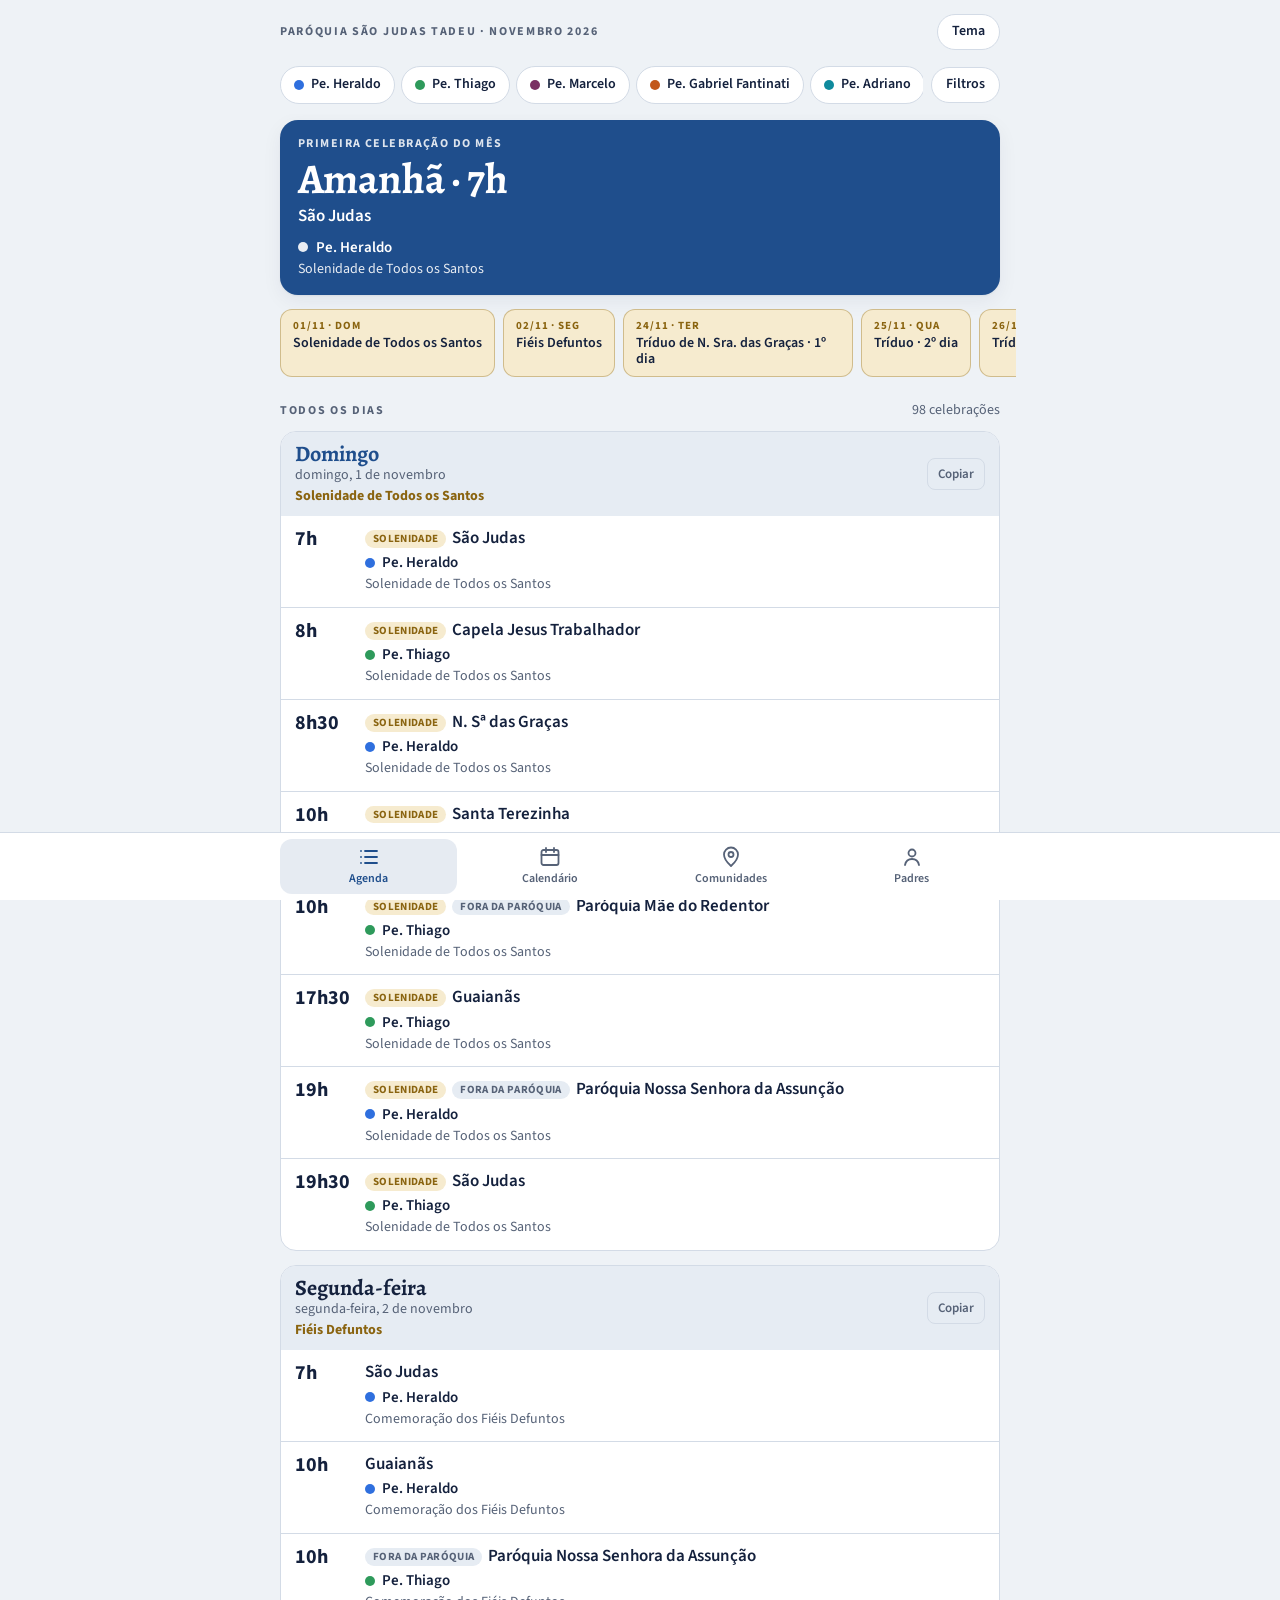
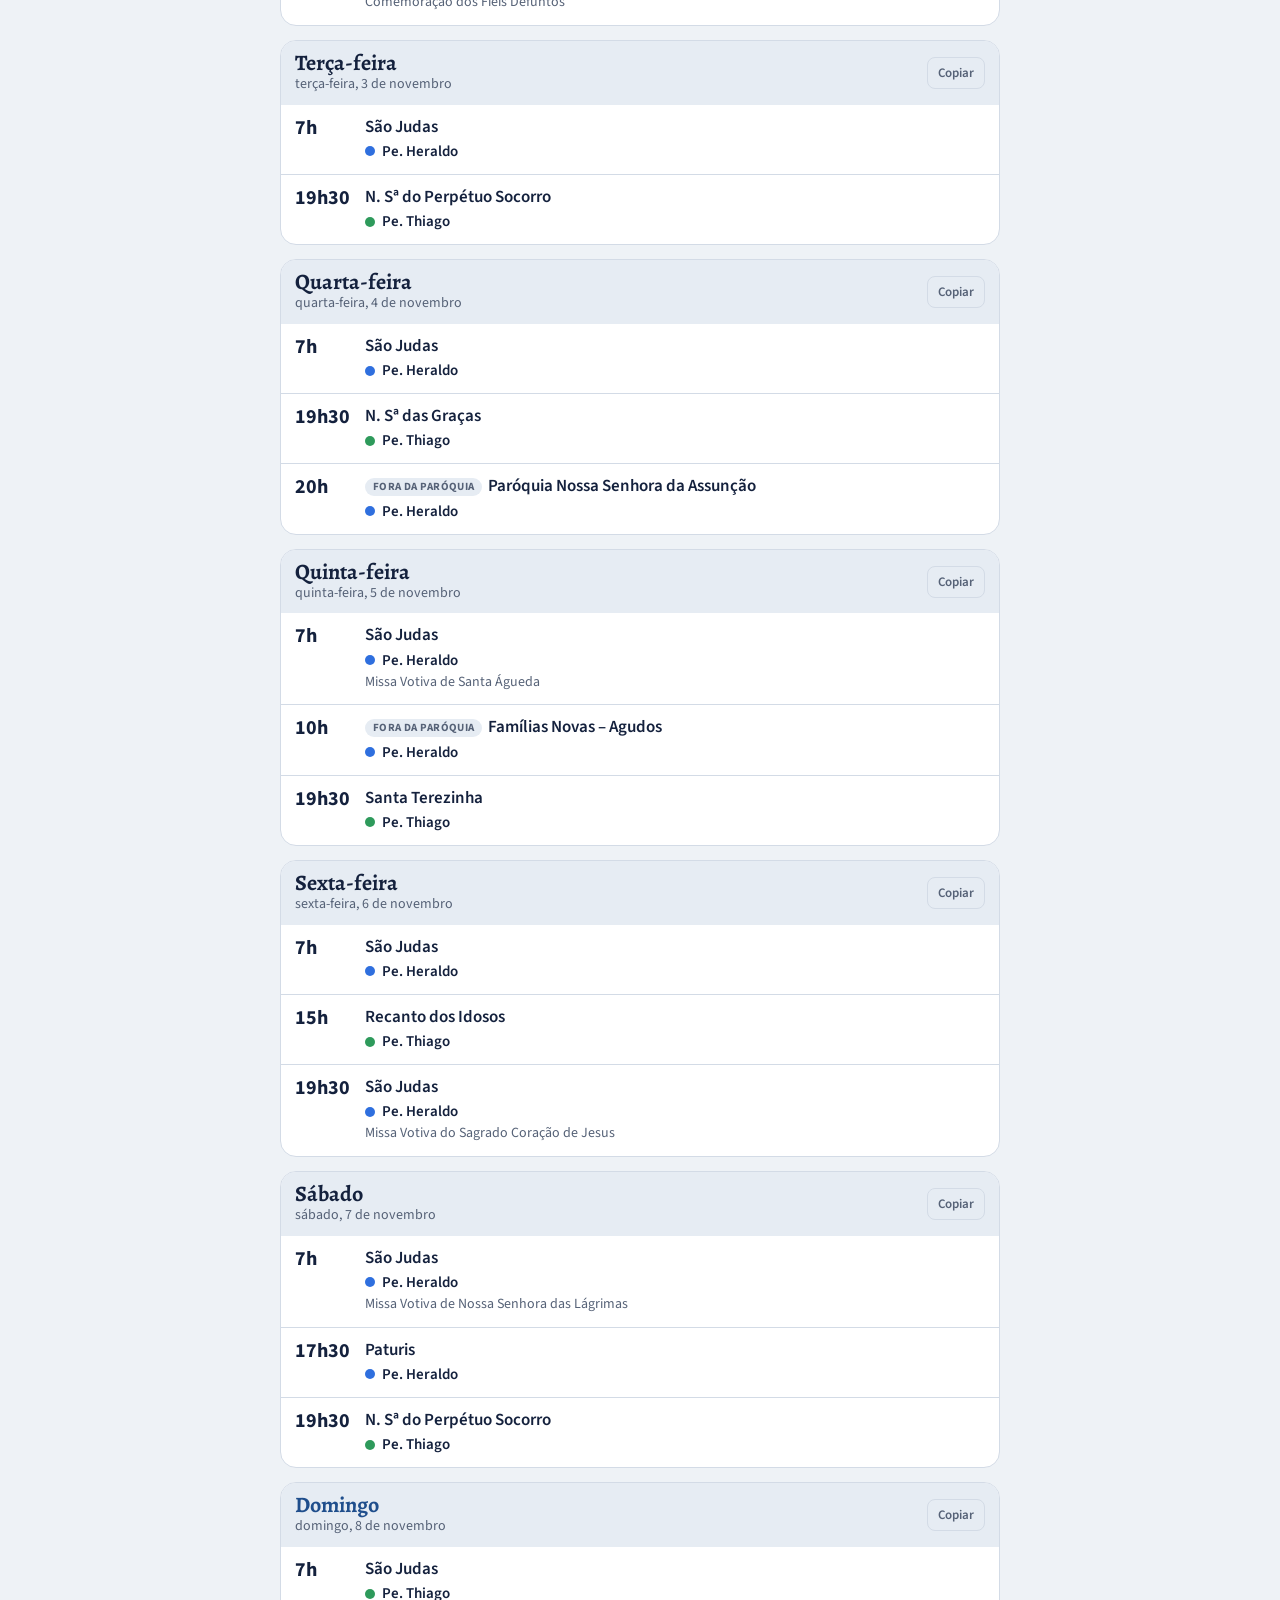
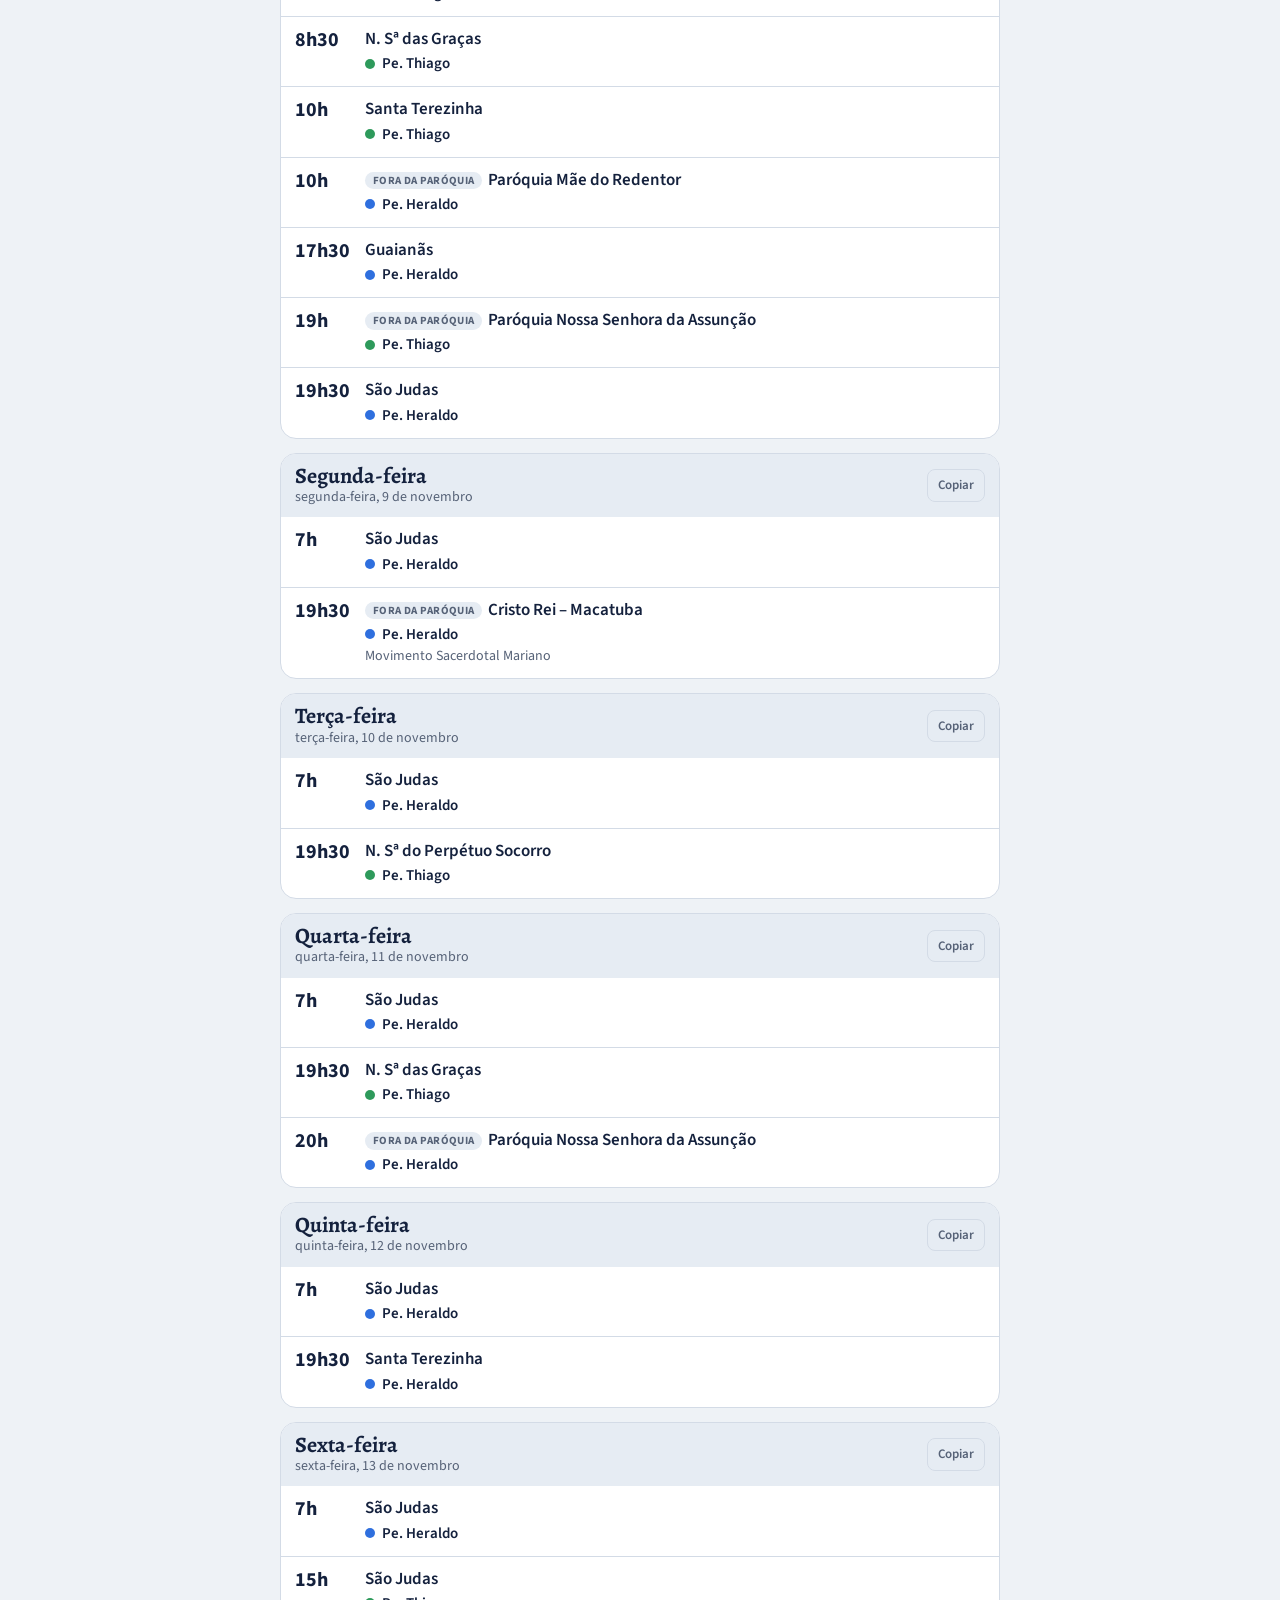
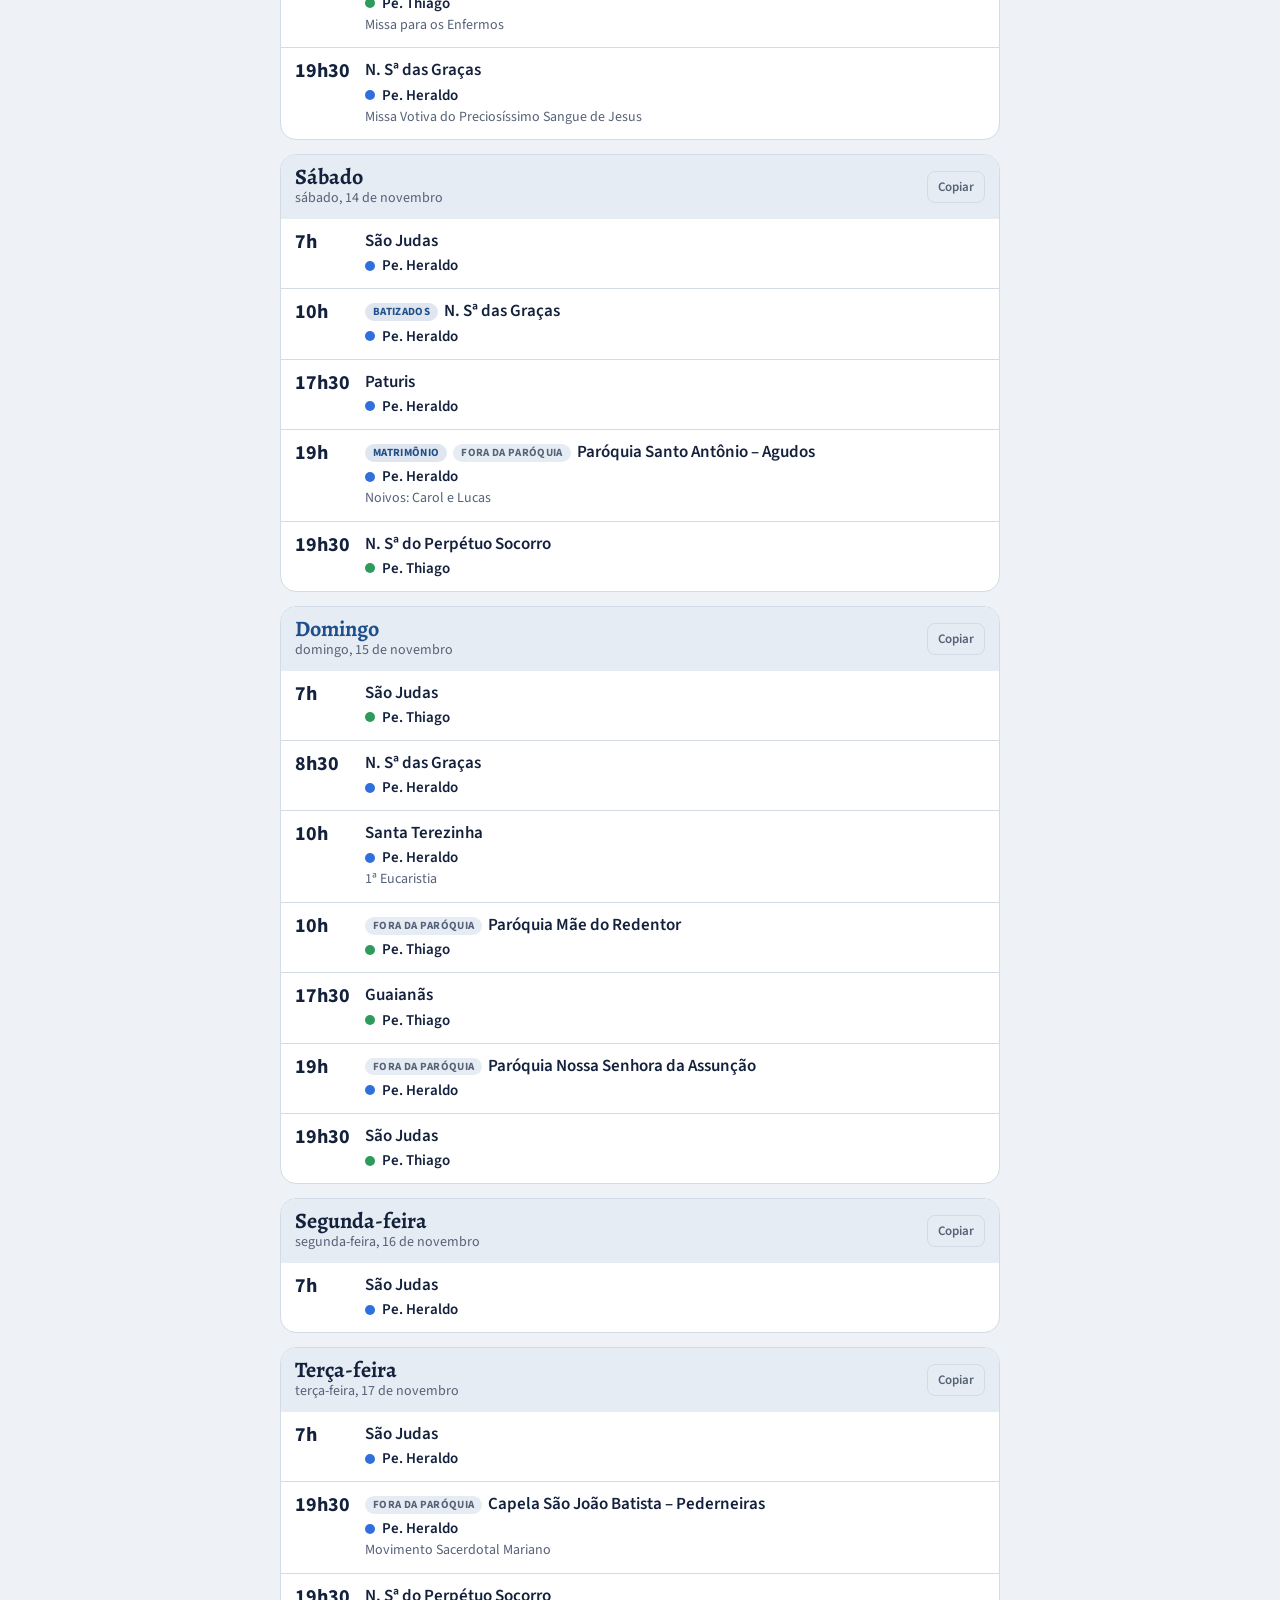
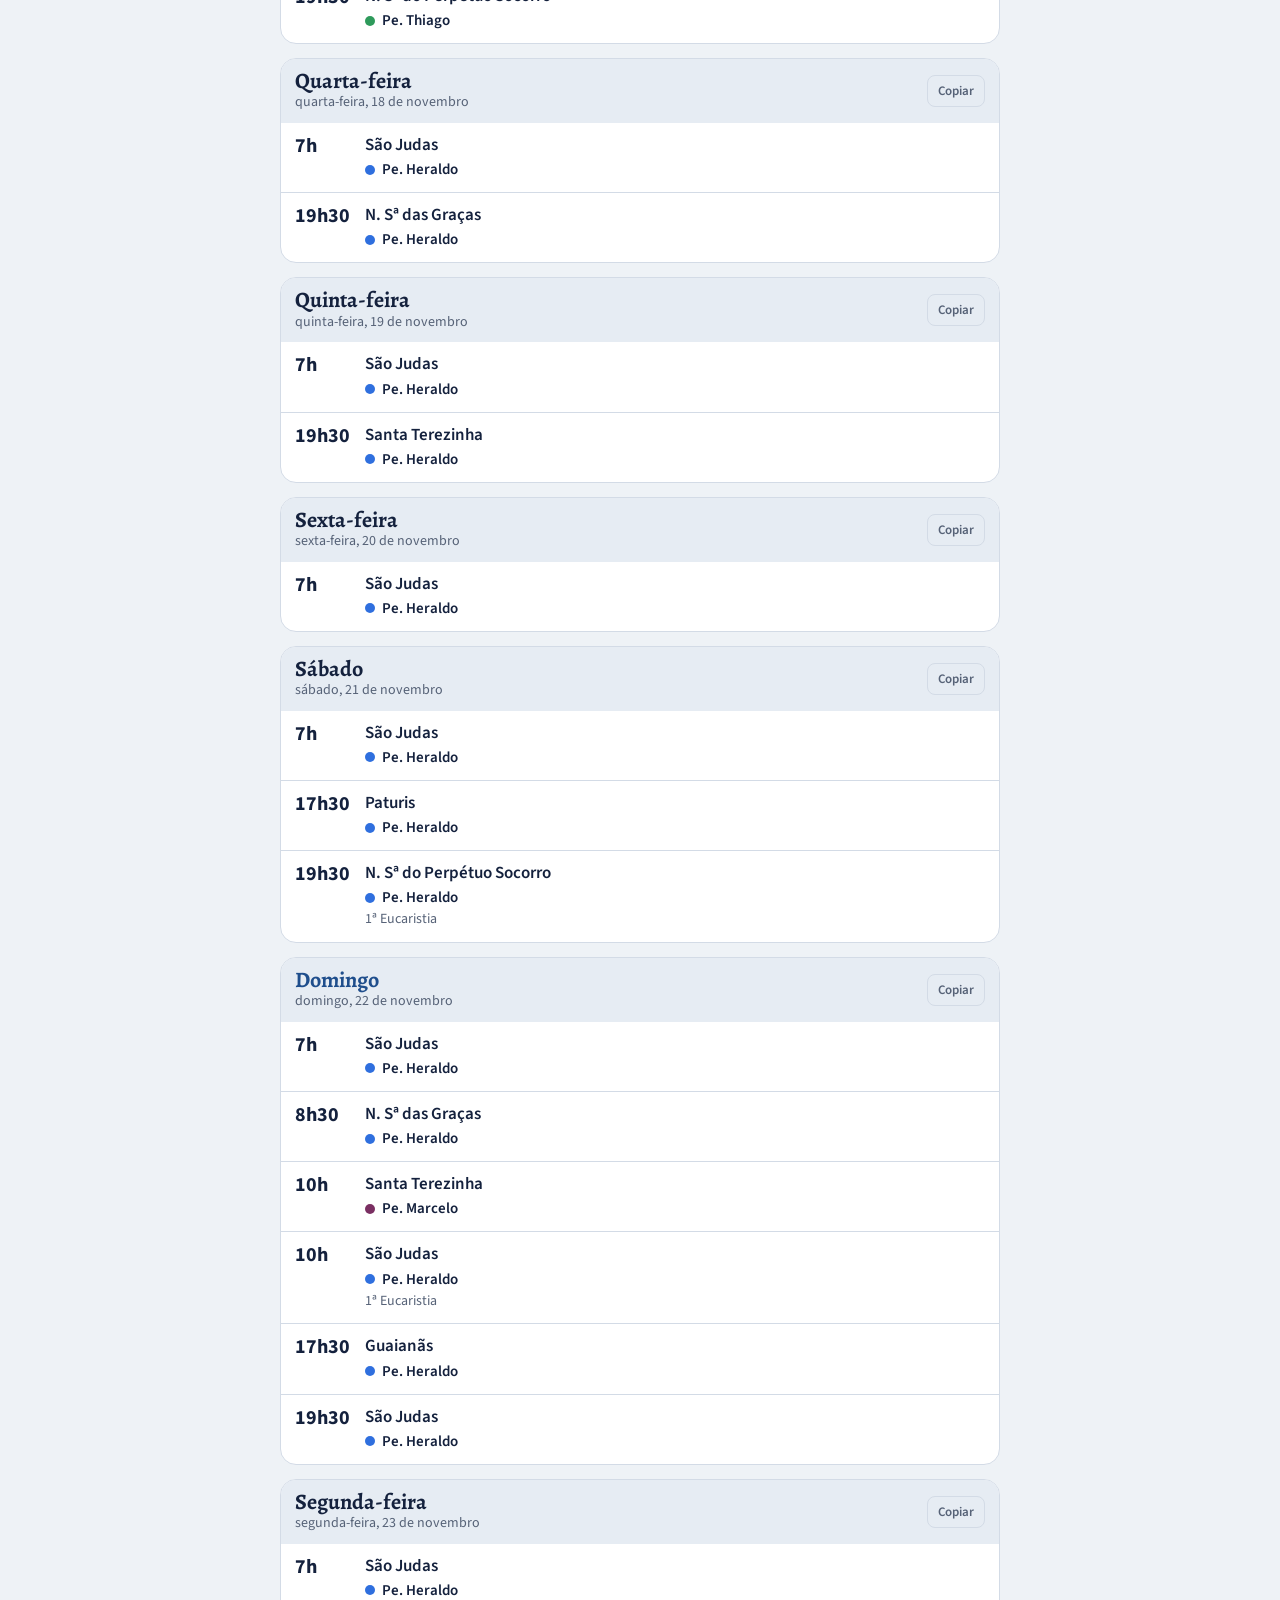
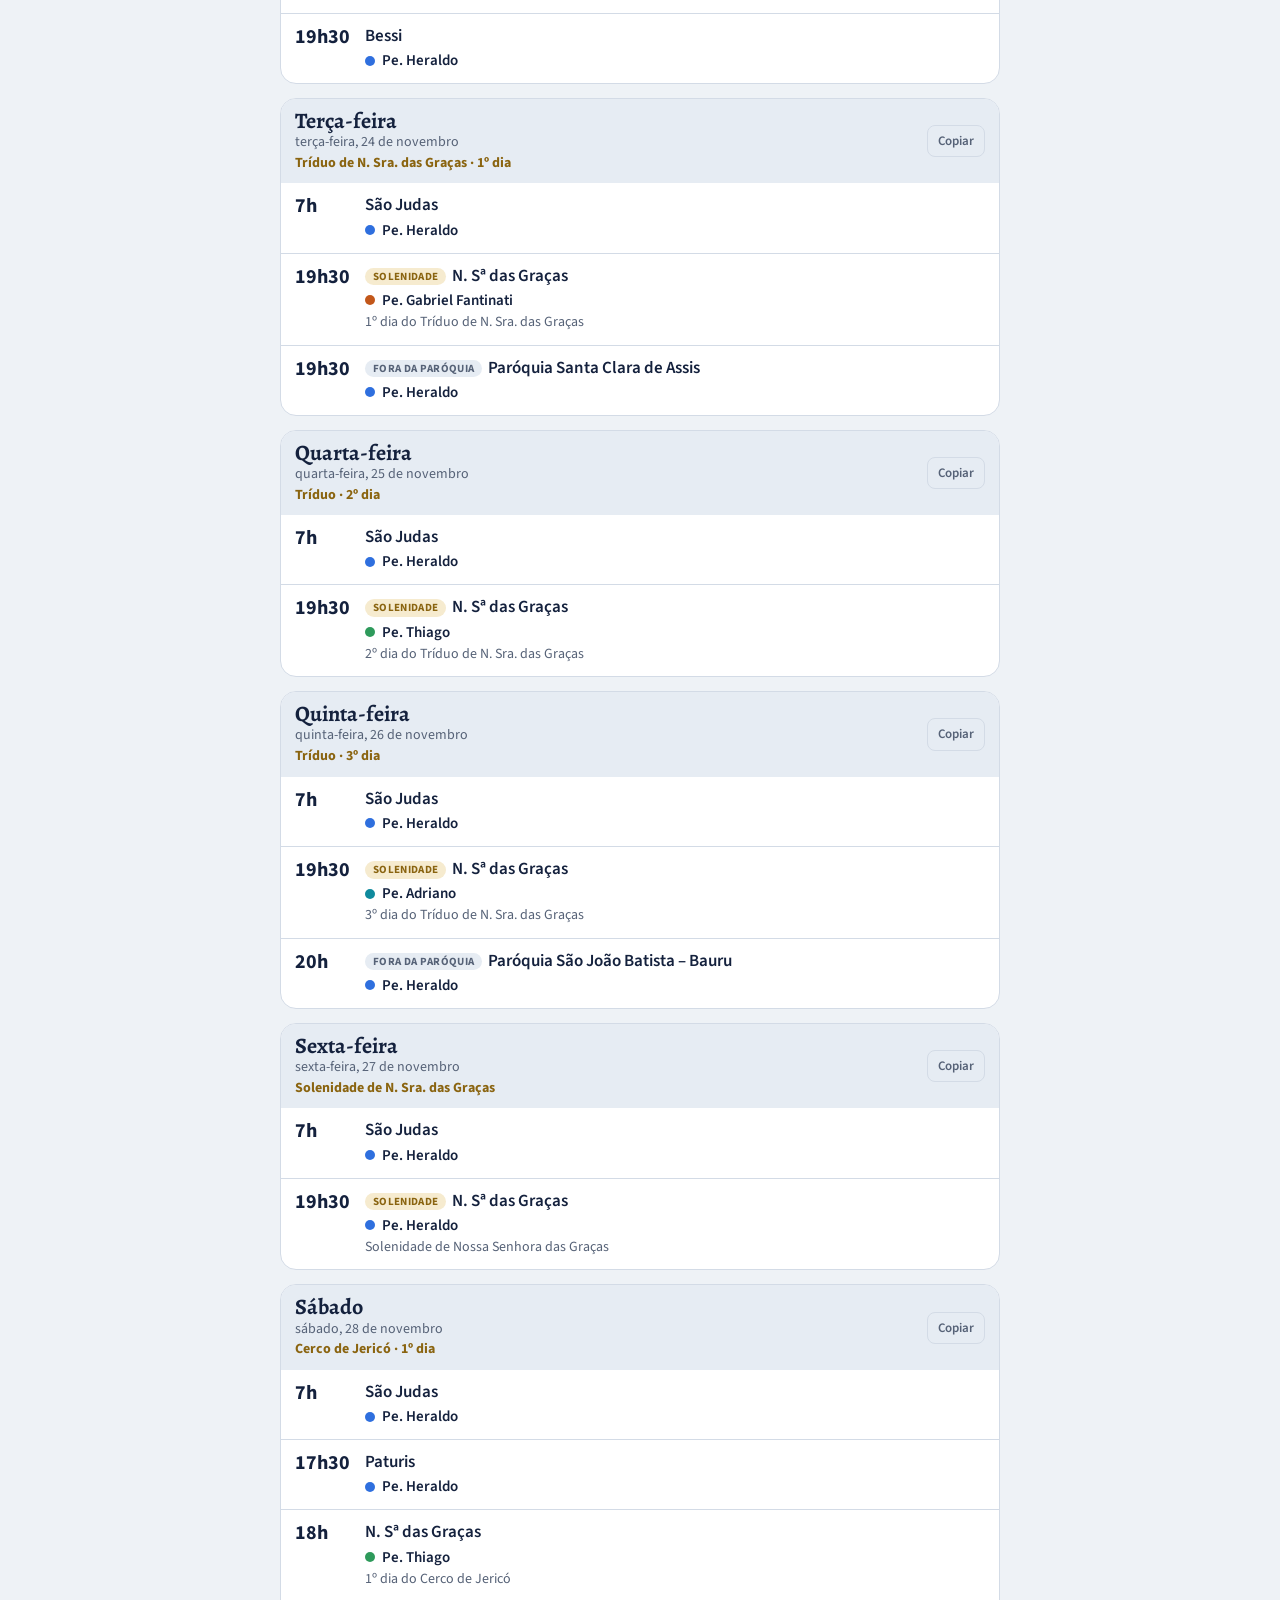
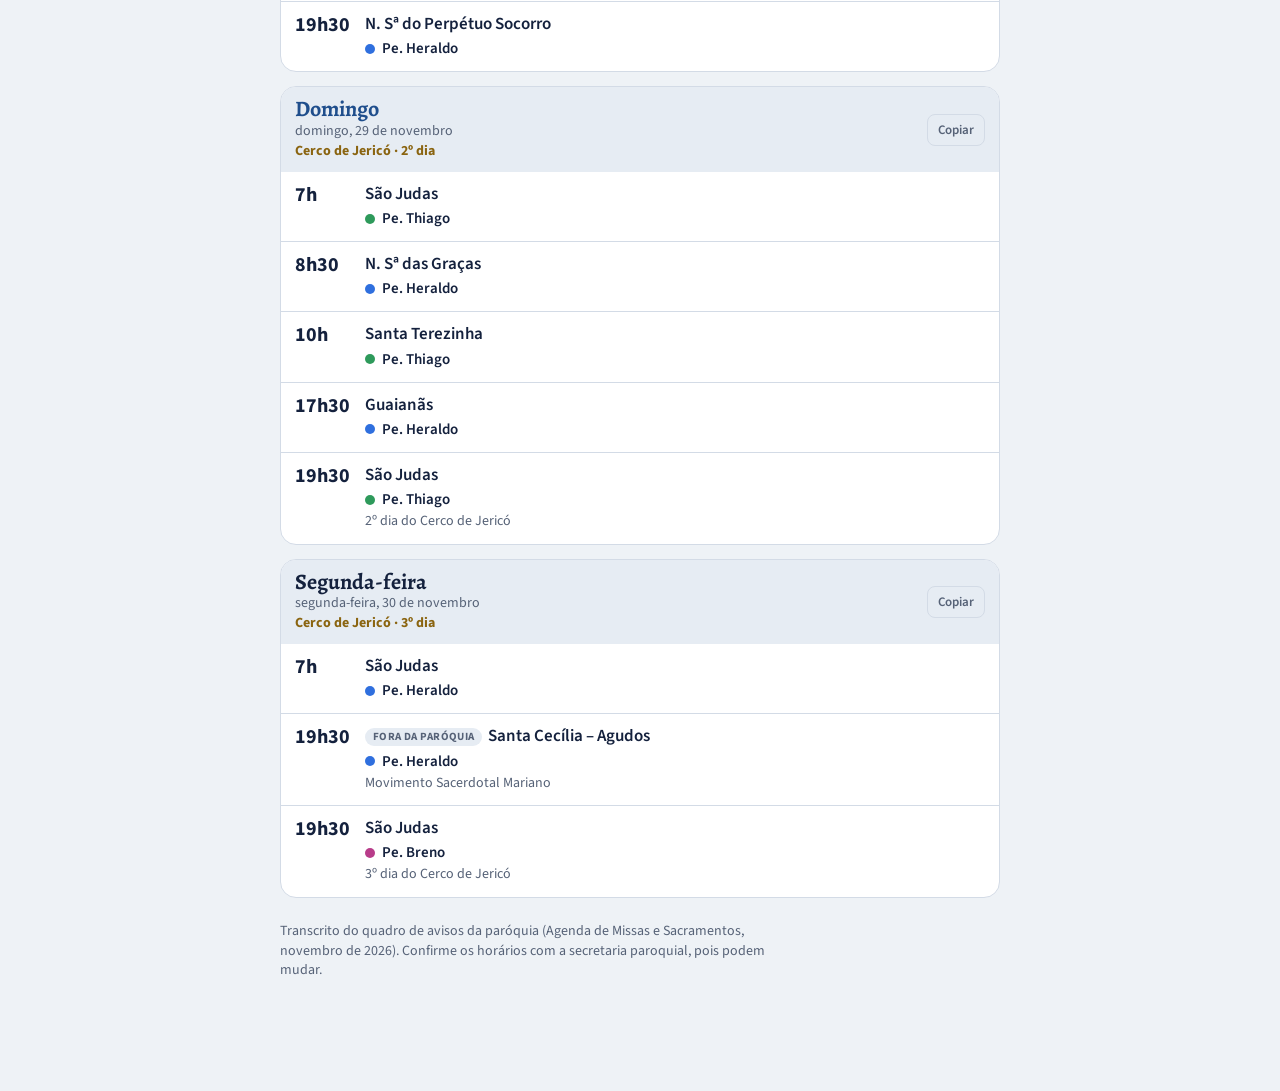
<file: referencia/pagina-atual-novembro.html>
<!doctype html><html><head><meta charset=utf8><meta name=viewport content="width=device-width,initial-scale=1,viewport-fit=cover"><style>:root{color-scheme:light;box-sizing:border-box;padding-top:env(safe-area-inset-top,0px);padding-bottom:env(safe-area-inset-bottom,0px)}html{scroll-padding-top:env(safe-area-inset-top,0px)}body{margin:0;padding:0;font:14px -apple-system,BlinkMacSystemFont,sans-serif;background:#fff;color:#000}img{max-width:100%}[hidden]:not([hidden=until-found i]){display:none!important}</style></head><body>
<title>Agenda de Missas São Judas Tadeu</title>
<meta name="claude:viewport-fit-sides" content="cover">
<link rel="preconnect" href="https://fonts.googleapis.com">
<link rel="preconnect" href="https://fonts.gstatic.com" crossorigin>
<link href="https://fonts.googleapis.com/css2?family=Alegreya:ital,wght@0,500;0,700;1,500&family=Source+Sans+3:wght@400;500;600;700&display=swap" rel="stylesheet">
<style>
/* Layout: celular primeiro. Coluna única: próxima celebração, hoje, próximos dias. Navegação fixa embaixo, filtros recolhidos no topo. */
:root{
  --bg:#EEF2F6; --surface:#FFFFFF; --surface2:#E6ECF3; --fg:#14213D; --muted:#566277; --line:#D3DBE6;
  --accent:#1F4E8C; --on-accent:#FFFFFF; --gold:#8A6410; --gold-bg:#F6EBCF;
  --heraldo:#2F6FDE; --thiago:#2E9A5B; --marcelo:#7A2F62; --gabriel:#C2571A; --adriano:#0F8A9D; --breno:#B83C8A; --tbd:#7B8798;
  --font-display:'Alegreya',Georgia,'Times New Roman',serif;
  --font-body:'Source Sans 3',system-ui,-apple-system,'Segoe UI',sans-serif;
  --shadow:0 1px 2px rgba(20,33,61,.06),0 6px 20px rgba(20,33,61,.06);
}
@media (prefers-color-scheme:dark){:root:not([data-theme="light"]){
  --bg:#0E1626; --surface:#162238; --surface2:#1D2B45; --fg:#E8EDF5; --muted:#9AA8BF; --line:#2A3A58;
  --accent:#F0BC54; --on-accent:#1A1405; --gold:#E3B64F; --gold-bg:#3A2F14;
  --heraldo:#6A9BFF; --thiago:#5CCB8A; --marcelo:#C068A6; --gabriel:#F0905A; --adriano:#4FC3D6; --breno:#F074B4; --tbd:#93A0B5;
  --shadow:0 1px 2px rgba(0,0,0,.3),0 6px 20px rgba(0,0,0,.25); color-scheme:dark}}
:root[data-theme="dark"]{
  --bg:#0E1626; --surface:#162238; --surface2:#1D2B45; --fg:#E8EDF5; --muted:#9AA8BF; --line:#2A3A58;
  --accent:#F0BC54; --on-accent:#1A1405; --gold:#E3B64F; --gold-bg:#3A2F14;
  --heraldo:#6A9BFF; --thiago:#5CCB8A; --marcelo:#C068A6; --gabriel:#F0905A; --adriano:#4FC3D6; --breno:#F074B4; --tbd:#93A0B5;
  --shadow:0 1px 2px rgba(0,0,0,.3),0 6px 20px rgba(0,0,0,.25); color-scheme:dark}

*{box-sizing:border-box}
body{margin:0;background:var(--bg);color:var(--fg);font-family:var(--font-body);font-size:16px;line-height:1.4;
  padding-left:max(16px,env(safe-area-inset-left,0px));padding-right:max(16px,env(safe-area-inset-right,0px));padding-block:0 96px}
body::before{content:"";position:fixed;inset:0 0 auto;height:env(safe-area-inset-top,0px);background:var(--bg);z-index:30}
button,select,input{font:inherit;color:inherit}
button{cursor:pointer}
:focus-visible{outline:3px solid var(--accent);outline-offset:2px;border-radius:6px}
.wrap{max-width:720px;margin-inline:auto}
.wrap.wide{max-width:1000px}
.tnum{font-variant-numeric:tabular-nums}

.top{display:flex;justify-content:space-between;align-items:center;gap:12px;padding-block:14px 6px}
.parish{font-size:12px;letter-spacing:.14em;text-transform:uppercase;color:var(--muted);font-weight:700}
.iconbtn{border:1px solid var(--line);background:var(--surface);border-radius:999px;padding:7px 14px;font-size:14px;font-weight:600;min-height:36px}

/* barra de filtros */
.fbar{position:sticky;top:env(safe-area-inset-top,0px);z-index:20;background:var(--bg);padding-block:8px;display:flex;gap:8px;align-items:center}
.fbar .scroll{flex:1;min-width:0;display:flex;gap:6px;overflow-x:auto;scrollbar-width:none;padding-block:2px}
.fbar .scroll::-webkit-scrollbar{display:none}
.chip{display:inline-flex;align-items:center;gap:7px;border:1px solid var(--line);background:var(--surface);border-radius:999px;padding:8px 13px;font-size:14px;font-weight:600;white-space:nowrap;min-height:38px}
.chip[aria-pressed="true"]{background:var(--accent);border-color:var(--accent);color:var(--on-accent)}
.chip .dot{box-shadow:0 0 0 2px var(--surface)}
.fbtn{flex:none;position:relative}
.fbtn .n{display:inline-block;min-width:18px;height:18px;line-height:18px;border-radius:9px;background:var(--accent);color:var(--on-accent);font-size:12px;text-align:center;margin-left:6px}
.panel{display:none;background:var(--surface);border:1px solid var(--line);border-radius:16px;padding:16px;margin-bottom:12px;flex-direction:column;gap:16px;box-shadow:var(--shadow)}
.panel.open{display:flex}
.panel h3{margin:0 0 8px;font-size:12px;letter-spacing:.12em;text-transform:uppercase;color:var(--muted)}
.chips{display:flex;flex-wrap:wrap;gap:6px}
.field{width:100%;border:1px solid var(--line);background:var(--bg);border-radius:10px;padding:10px 12px;min-height:42px}
.linkbtn{background:none;border:0;color:var(--accent);font-weight:700;padding:6px 0;text-align:left;text-decoration:underline;text-underline-offset:3px}
.dot{width:10px;height:10px;border-radius:50%;background:var(--tbd);display:inline-block;flex:none}

/* próxima celebração */
.next{background:var(--accent);color:var(--on-accent);border-radius:18px;padding:16px 18px;box-shadow:var(--shadow);margin-top:6px}
.next .lbl{font-size:12px;letter-spacing:.12em;text-transform:uppercase;font-weight:700;opacity:.85;display:flex;justify-content:space-between;gap:8px}
.next .when{font-family:var(--font-display);font-size:34px;font-weight:700;line-height:1.05;margin-top:4px}
.next .where{margin-top:4px;font-weight:600;font-size:17px}
.next .who{margin-top:8px;display:flex;align-items:center;gap:8px;font-size:15px;font-weight:600}
.next .who .dot{background:var(--on-accent);opacity:.9}
.next .obs{margin-top:2px;font-size:14px;opacity:.9}
.next.empty{background:var(--surface);color:var(--fg);border:1px solid var(--line)}

/* destaques */
.feast{display:flex;gap:8px;overflow-x:auto;scrollbar-width:none;margin:12px -16px 0;padding:2px 16px}
.feast::-webkit-scrollbar{display:none}
.feast button{flex:none;display:flex;flex-direction:column;align-items:flex-start;gap:1px;text-align:left;background:var(--gold-bg);border:1px solid color-mix(in srgb,var(--gold) 35%,transparent);border-radius:12px;padding:8px 12px;max-width:230px}
.feast .d{font-size:11px;font-weight:700;letter-spacing:.08em;text-transform:uppercase;color:var(--gold)}
.feast .t{font-weight:600;font-size:14px;line-height:1.2}

/* seções e dias */
.sec{display:flex;justify-content:space-between;align-items:baseline;gap:10px;margin:22px 0 10px}
.sec h2{margin:0;font-size:12px;letter-spacing:.14em;text-transform:uppercase;color:var(--muted);font-weight:700}
.sec span{font-size:14px;color:var(--muted)}
.day{margin-bottom:14px;scroll-margin-top:70px}
.dcard{background:var(--surface);border:1px solid var(--line);border-radius:16px;overflow:hidden;min-width:0}
.dhead{display:flex;justify-content:space-between;align-items:center;gap:10px;padding:10px 14px;background:var(--surface2)}
.dhead .t{min-width:0}
.dhead .rel{font-family:var(--font-display);font-size:22px;font-weight:700;line-height:1.1}
.dhead .dt{font-size:14px;color:var(--muted)}
.dhead .sp{display:block;color:var(--gold);font-weight:700;font-size:14px;margin-top:1px}
.day.sun .rel{color:var(--accent)}
.day.today .dcard{border-color:var(--accent);box-shadow:var(--shadow)}
.day.today .dhead{background:var(--accent);color:var(--on-accent)}
.day.today .dhead .dt,.day.today .dhead .sp{color:inherit;opacity:.92}
.day.today .dhead .rel{font-size:30px}
.day.today .copy{border-color:color-mix(in srgb,var(--on-accent) 55%,transparent);color:inherit}
.copy{flex:none;background:none;border:1px solid var(--line);border-radius:8px;padding:6px 10px;font-size:13px;font-weight:600;color:var(--muted)}
.item{display:grid;grid-template-columns:58px minmax(0,1fr);gap:12px;padding:12px 14px;border-top:1px solid var(--line);align-items:start}
.dhead + .item{border-top:0}
.item .h{font-weight:700;font-size:20px;line-height:1.15;font-variant-numeric:tabular-nums}
.item .loc{font-weight:600;font-size:17px;line-height:1.25}
.item .sub{display:flex;align-items:center;gap:7px;flex-wrap:wrap;margin-top:3px;font-size:15px;color:var(--muted)}
.item .sub b{color:var(--fg);font-weight:600}
.item .obs{display:block;font-size:14px;color:var(--muted);margin-top:2px}
.item.past{opacity:.5}
.item.next-it{background:color-mix(in srgb,var(--accent) 10%,var(--surface))}
.tag{display:inline-block;font-size:11px;font-weight:700;padding:2px 8px;border-radius:999px;margin-right:6px;letter-spacing:.03em;vertical-align:middle;text-transform:uppercase}
.tag.sol{background:var(--gold-bg);color:var(--gold)}
.tag.sac{background:color-mix(in srgb,var(--accent) 14%,transparent);color:var(--accent)}
.tag.out{background:var(--surface2);color:var(--muted)}
.tag.nx{background:var(--accent);color:var(--on-accent)}
.empty{padding:28px 16px;text-align:center;color:var(--muted);background:var(--surface);border:1px dashed var(--line);border-radius:14px}
.morebtn{width:100%;margin-top:4px}

/* calendário */
.cal{display:grid;grid-template-columns:repeat(7,minmax(0,1fr));gap:4px;margin-top:6px}
.cal .wh{font-size:11px;font-weight:700;letter-spacing:.08em;text-transform:uppercase;color:var(--muted);text-align:center;padding-bottom:2px}
.cell{aspect-ratio:1/1.05;min-height:50px;border:1px solid var(--line);background:var(--surface);border-radius:9px;padding:4px;display:flex;flex-direction:column;justify-content:space-between;text-align:left;min-width:0}
.cell.blank{visibility:hidden}
.cell .num{font-family:var(--font-display);font-weight:700;font-size:17px;line-height:1}
.cell .dots{display:flex;flex-wrap:wrap;gap:2px}
.cell .dots .dot{width:5px;height:5px}
.cell.dim{opacity:.4}
.cell.today{border-color:var(--accent);box-shadow:inset 0 0 0 1px var(--accent)}
.cell.sel{background:var(--accent);border-color:var(--accent);color:var(--on-accent)}
.cell.sel .dot{box-shadow:0 0 0 1.5px var(--on-accent)}
.cell .star{color:var(--gold);font-size:12px;font-weight:700;line-height:1}
.cell.sel .star{color:inherit}
.cellrow{display:flex;justify-content:space-between;align-items:flex-start}
.legend{display:flex;flex-wrap:wrap;gap:6px 14px;margin:12px 0 4px;color:var(--muted);font-size:14px}
.legend span{display:inline-flex;align-items:center;gap:6px}
.detail h3{font-family:var(--font-display);font-size:24px;margin:18px 0 10px}

/* comunidades e padres */
.cards{display:grid;grid-template-columns:repeat(auto-fill,minmax(min(100%,300px),1fr));gap:14px;margin-top:8px}
.card{background:var(--surface);border:1px solid var(--line);border-radius:16px;padding:16px;display:flex;flex-direction:column;gap:12px;min-width:0}
.card h3{font-family:var(--font-display);font-size:23px;line-height:1.15;margin:0}
.card .sub{color:var(--muted);font-size:14px;margin-top:2px}
.big{font-family:var(--font-display);font-size:40px;font-weight:700;line-height:1}
.big small{font-family:var(--font-body);font-size:14px;font-weight:500;color:var(--muted);margin-left:6px}
.patterns{display:flex;flex-wrap:wrap;gap:6px}
.pat{font-size:14px;padding:4px 10px;border-radius:8px;background:var(--surface2);font-variant-numeric:tabular-nums}
.pat b{font-weight:700}
.pat.once{background:none;border:1px dashed var(--line);color:var(--muted)}
.bar{display:flex;height:10px;border-radius:99px;overflow:hidden;background:var(--surface2)}
.bar i{display:block;height:100%;background:var(--pc)}
.strip{display:grid;grid-template-columns:repeat(30,minmax(0,1fr));gap:2px}
.strip i{height:22px;border-radius:3px;background:var(--surface2)}
.strip i.on{background:var(--pc)}
.strip i.sun{outline:1px solid var(--muted);outline-offset:-1px}
.kv{display:flex;flex-wrap:wrap;gap:6px 14px;font-size:14px;color:var(--muted)}
.kv b{color:var(--fg);font-variant-numeric:tabular-nums}
.pagetitle{font-family:var(--font-display);font-size:30px;font-weight:700;margin:14px 0 2px}
.note{margin-top:24px;color:var(--muted);font-size:14px;max-width:70ch}

/* navegação inferior */
.nav{position:fixed;left:0;right:0;bottom:0;z-index:25;background:var(--surface);border-top:1px solid var(--line);display:flex;justify-content:center;
  padding:6px max(8px,env(safe-area-inset-right,0px)) calc(6px + env(safe-area-inset-bottom,0px)) max(8px,env(safe-area-inset-left,0px))}
.nav .in{display:grid;grid-template-columns:repeat(4,1fr);gap:4px;width:100%;max-width:720px}
.tab{background:none;border:0;border-radius:12px;padding:6px 4px;display:flex;flex-direction:column;align-items:center;gap:2px;font-size:12px;font-weight:600;color:var(--muted);min-height:50px}
.tab svg{width:24px;height:24px;stroke:currentColor;fill:none;stroke-width:1.8;stroke-linecap:round;stroke-linejoin:round}
.tab[aria-selected="true"]{color:var(--accent);background:color-mix(in srgb,var(--accent) 11%,transparent)}

.toast{position:fixed;left:50%;bottom:calc(84px + env(safe-area-inset-bottom,0px));transform:translateX(-50%) translateY(20px);background:var(--fg);color:var(--bg);padding:10px 18px;border-radius:999px;font-weight:600;opacity:0;pointer-events:none;transition:.25s;z-index:40}
.toast.show{opacity:1;transform:translateX(-50%)}

@media (min-width:700px){
  .next .when{font-size:42px}
  .cell{min-height:70px;padding:7px 8px}
  .cell .num{font-size:20px}
  .cell .dots .dot{width:7px;height:7px}
}
@media (prefers-reduced-motion:reduce){*{transition:none!important;scroll-behavior:auto!important}}
</style>

<div class="wrap" id="wrap">
  <div class="top">
    <span class="parish">Paróquia São Judas Tadeu · Novembro 2026</span>
    <button class="iconbtn" id="theme" type="button">Tema</button>
  </div>

  <div class="fbar" id="fbar">
    <div class="scroll" id="fPad" aria-label="Filtrar por padre"></div>
    <button class="iconbtn fbtn" id="ftoggle" type="button" aria-expanded="false" aria-controls="panel">Filtros<span class="n" id="fcount" hidden></span></button>
  </div>
  <div class="panel" id="panel">
    <div><h3>Buscar</h3><input class="field" id="q" type="search" placeholder="Comunidade, padre ou observação" autocomplete="off"></div>
    <div><h3>Comunidade</h3><select class="field" id="fLoc"></select></div>
    <div><h3>Horário</h3><div class="chips" id="fPer"></div></div>
    <div><h3>Celebração</h3><div class="chips" id="fTipo"></div></div>
    <div><h3>Dias especiais</h3><div class="chips" id="fEsp"></div></div>
    <button class="linkbtn" id="clear" type="button">Limpar filtros</button>
  </div>

  <main id="view"></main>

  <p class="note">Transcrito do quadro de avisos da paróquia (Agenda de Missas e Sacramentos, novembro de 2026). Confirme os horários com a secretaria paroquial, pois podem mudar.</p>
</div>

<nav class="nav" aria-label="Seções">
  <div class="in" role="tablist" id="tabs">
    <button class="tab" role="tab" data-v="agenda"><svg viewBox="0 0 24 24"><path d="M8 6h12M8 12h12M8 18h12M4 6h.01M4 12h.01M4 18h.01"/></svg>Agenda</button>
    <button class="tab" role="tab" data-v="cal"><svg viewBox="0 0 24 24"><rect x="3.5" y="5" width="17" height="15" rx="2"/><path d="M3.5 10h17M8 3v4M16 3v4"/></svg>Calendário</button>
    <button class="tab" role="tab" data-v="loc"><svg viewBox="0 0 24 24"><path d="M12 21s7-6.2 7-11.5A7 7 0 0 0 5 9.5C5 14.8 12 21 12 21z"/><circle cx="12" cy="9.5" r="2.5"/></svg>Comunidades</button>
    <button class="tab" role="tab" data-v="pad"><svg viewBox="0 0 24 24"><circle cx="12" cy="8" r="3.5"/><path d="M5 20c.8-4 3.6-6 7-6s6.2 2 7 6"/></svg>Padres</button>
  </div>
</nav>
<div class="toast" id="toast" role="status"></div>

<script>
(function(){
"use strict";
/* ---------- dados ---------- */
var LOCAIS={
  sj:{n:"São Judas"}, st:{n:"Santa Terezinha"}, rec:{n:"Recanto dos Idosos"}, pat:{n:"Paturis"},
  nsps:{n:"N. Sª do Perpétuo Socorro"}, nsg:{n:"N. Sª das Graças"}, gua:{n:"Guaianãs"}, bes:{n:"Bessi"},
  cjt:{n:"Capela Jesus Trabalhador"},
  mre:{n:"Paróquia Mãe do Redentor",ext:1}, nsa:{n:"Paróquia Nossa Senhora da Assunção",ext:1},
  fna:{n:"Famílias Novas – Agudos",ext:1}, crm:{n:"Cristo Rei – Macatuba",ext:1},
  psa:{n:"Paróquia Santo Antônio – Agudos",ext:1}, cjb:{n:"Capela São João Batista – Pederneiras",ext:1},
  psc:{n:"Paróquia Santa Clara de Assis",ext:1}, pjb:{n:"Paróquia São João Batista – Bauru",ext:1},
  agu:{n:"Santa Cecília – Agudos",ext:1}
};
var PADRES={H:{n:"Pe. Heraldo",c:"--heraldo"},T:{n:"Pe. Thiago",c:"--thiago"},M:{n:"Pe. Marcelo",c:"--marcelo"},G:{n:"Pe. Gabriel Fantinati",c:"--gabriel"},A:{n:"Pe. Adriano",c:"--adriano"},B:{n:"Pe. Breno",c:"--breno"}};
var TIPOS={m:"Missa",c:"Matrimônio",b:"Batizados"};
var WD=["domingo","segunda-feira","terça-feira","quarta-feira","quinta-feira","sexta-feira","sábado"];
var WDS=["Dom","Seg","Ter","Qua","Qui","Sex","Sáb"];
var WDP=["Domingos","Segundas","Terças","Quartas","Quintas","Sextas","Sábados"];
var MARIANO="Movimento Sacerdotal Mariano";
var TS="Solenidade de Todos os Santos", FD="Comemoração dos Fiéis Defuntos", EUC="1ª Eucaristia";
/* [horário, local, tipo, padre, observação] */
var RAW={
1:[["7h","sj","m","H",TS],["8h","cjt","m","T",TS],["8h30","nsg","m","H",TS],["10h","st","m","H",TS],["10h","mre","m","T",TS],["17h30","gua","m","T",TS],["19h","nsa","m","H",TS],["19h30","sj","m","T",TS]],
2:[["7h","sj","m","H",FD],["10h","gua","m","H",FD],["10h","nsa","m","T",FD]],
3:[["7h","sj","m","H"],["19h30","nsps","m","T"]],
4:[["7h","sj","m","H"],["19h30","nsg","m","T"],["20h","nsa","m","H"]],
5:[["7h","sj","m","H","Missa Votiva de Santa Águeda"],["10h","fna","m","H"],["19h30","st","m","T"]],
6:[["7h","sj","m","H"],["15h","rec","m","T"],["19h30","sj","m","H","Missa Votiva do Sagrado Coração de Jesus"]],
7:[["7h","sj","m","H","Missa Votiva de Nossa Senhora das Lágrimas"],["17h30","pat","m","H"],["19h30","nsps","m","T"]],
8:[["7h","sj","m","T"],["8h30","nsg","m","T"],["10h","st","m","T"],["10h","mre","m","H"],["17h30","gua","m","H"],["19h","nsa","m","T"],["19h30","sj","m","H"]],
9:[["7h","sj","m","H"],["19h30","crm","m","H",MARIANO]],
10:[["7h","sj","m","H"],["19h30","nsps","m","T"]],
11:[["7h","sj","m","H"],["19h30","nsg","m","T"],["20h","nsa","m","H"]],
12:[["7h","sj","m","H"],["19h30","st","m","H"]],
13:[["7h","sj","m","H"],["15h","sj","m","T","Missa para os Enfermos"],["19h30","nsg","m","H","Missa Votiva do Preciosíssimo Sangue de Jesus"]],
14:[["7h","sj","m","H"],["10h","nsg","b","H"],["17h30","pat","m","H"],["19h","psa","c","H","Carol e Lucas"],["19h30","nsps","m","T"]],
15:[["7h","sj","m","T"],["8h30","nsg","m","H"],["10h","st","m","H",EUC],["10h","mre","m","T"],["17h30","gua","m","T"],["19h","nsa","m","H"],["19h30","sj","m","T"]],
16:[["7h","sj","m","H"]],
17:[["7h","sj","m","H"],["19h30","cjb","m","H",MARIANO],["19h30","nsps","m","T"]],
18:[["7h","sj","m","H"],["19h30","nsg","m","H"]],
19:[["7h","sj","m","H"],["19h30","st","m","H"]],
20:[["7h","sj","m","H"]],
21:[["7h","sj","m","H"],["17h30","pat","m","H"],["19h30","nsps","m","H",EUC]],
22:[["7h","sj","m","H"],["8h30","nsg","m","H"],["10h","st","m","M"],["10h","sj","m","H",EUC],["17h30","gua","m","H"],["19h30","sj","m","H"]],
23:[["7h","sj","m","H"],["19h30","bes","m","H"]],
24:[["7h","sj","m","H"],["19h30","nsg","m","G","1º dia do Tríduo de N. Sra. das Graças"],["19h30","psc","m","H"]],
25:[["7h","sj","m","H"],["19h30","nsg","m","T","2º dia do Tríduo de N. Sra. das Graças"]],
26:[["7h","sj","m","H"],["19h30","nsg","m","A","3º dia do Tríduo de N. Sra. das Graças"],["20h","pjb","m","H"]],
27:[["7h","sj","m","H"],["19h30","nsg","m","H","Solenidade de Nossa Senhora das Graças"]],
28:[["7h","sj","m","H"],["17h30","pat","m","H"],["18h","nsg","m","T","1º dia do Cerco de Jericó"],["19h30","nsps","m","H"]],
29:[["7h","sj","m","T"],["8h30","nsg","m","H"],["10h","st","m","T"],["17h30","gua","m","H"],["19h30","sj","m","T","2º dia do Cerco de Jericó"]],
30:[["7h","sj","m","H"],["19h30","agu","m","H",MARIANO],["19h30","sj","m","B","3º dia do Cerco de Jericó"]]
};
var FEASTS=[[1,"Solenidade de Todos os Santos"],[2,"Fiéis Defuntos"],[24,"Tríduo de N. Sra. das Graças · 1º dia"],[25,"Tríduo · 2º dia"],[26,"Tríduo · 3º dia"],[27,"Solenidade de N. Sra. das Graças"],[28,"Cerco de Jericó · 1º dia"],[29,"Cerco de Jericó · 2º dia"],[30,"Cerco de Jericó · 3º dia"]];
var SPECIAL={}; FEASTS.forEach(function(f){SPECIAL[f[0]]=f[1]});

var DAYS=[], ALL=[];
for(var d=1; d<=30; d++){
  var dt=new Date(2026,10,d), items=RAW[d].map(function(r){
    var m=/(\d+)h(\d+)?/.exec(r[0]), min=(+m[1])*60+(+(m[2]||0));
    var o=r[4]||"";
    var it={d:d,wd:dt.getDay(),h:r[0],min:min,l:r[1],t:r[2],p:r[3],o:o,
      sol:/solenidade|tríduo/i.test(o), vot:/votiva/i.test(o), mar:o===MARIANO};
    it.when=new Date(2026,10,d,Math.floor(min/60),min%60);
    return it;
  }).sort(function(a,b){return a.min-b.min});
  DAYS.push({d:d,wd:dt.getDay(),items:items}); ALL=ALL.concat(items);
}

/* ---------- estado ---------- */
var S={v:"agenda",pad:{},tipo:{},loc:"",per:"",esp:"",q:"",sel:null,open:false,past:false};
var now=new Date(), inMonth=now.getFullYear()===2026&&now.getMonth()===10;
var TODAY=inMonth?now.getDate():0;
S.sel=TODAY||1;

function $(id){return document.getElementById(id)}
function esc(s){return String(s).replace(/[&<>"]/g,function(c){return {"&":"&amp;","<":"&lt;",">":"&gt;",'"':"&quot;"}[c]})}
function pad2(n){return n<10?"0"+n:""+n}
function pc(p){return "var("+PADRES[p].c+")"}
function cap(s){return s.charAt(0).toUpperCase()+s.slice(1)}
function periodo(min){return min<720?"m":(min<1080?"t":"n")}
function nPad(){return Object.keys(S.pad).filter(function(k){return S.pad[k]})}
function nTipo(){return Object.keys(S.tipo).filter(function(k){return S.tipo[k]})}

function match(it){
  var np=nPad(); if(np.length && !S.pad[it.p]) return false;
  var nt=nTipo(); if(nt.length && !S.tipo[it.t]) return false;
  if(S.loc && it.l!==S.loc) return false;
  if(S.per && periodo(it.min)!==S.per) return false;
  if(S.esp==="sol" && !it.sol) return false;
  if(S.esp==="sac" && it.t==="m") return false;
  if(S.esp==="vot" && !it.vot) return false;
  if(S.q){
    var hay=(LOCAIS[it.l].n+" "+PADRES[it.p].n+" "+it.o+" "+TIPOS[it.t]).toLowerCase();
    var qs=S.q.toLowerCase().split(/\s+/).filter(Boolean);
    for(var i=0;i<qs.length;i++){ if(hay.indexOf(qs[i])<0) return false }
  }
  return true;
}
function filtered(){return DAYS.map(function(D){return {d:D.d,wd:D.wd,items:D.items.filter(match)}})}
function nActive(){return (S.q?1:0)+(S.loc?1:0)+(S.per?1:0)+(S.esp?1:0)+nPad().length+nTipo().length}

/* ---------- rótulos de data ---------- */
function relDay(d){
  if(TODAY&&d===TODAY) return "Hoje";
  if(TODAY&&d===TODAY+1) return "Amanhã";
  return cap(WD[new Date(2026,10,d).getDay()]);
}
function dateLine(d){return WD[new Date(2026,10,d).getDay()]+", "+d+" de novembro"}
function countdown(when){
  var m=Math.round((when-new Date())/60000);
  if(m<=0) return "agora";
  if(m<60) return "em "+m+" min";
  if(m<1440){var h=Math.floor(m/60), r=m%60; return "em "+h+"h"+(r?pad2(r):"")}
  return "";
}

/* ---------- itens ---------- */
function itemHTML(it,cls){
  var L=LOCAIS[it.l], tags="";
  if(cls&&cls.indexOf("next-it")>=0) tags+='<span class="tag nx">Próxima</span>';
  if(it.sol) tags+='<span class="tag sol">Solenidade</span>';
  if(it.t!=="m") tags+='<span class="tag sac">'+TIPOS[it.t]+'</span>';
  if(L.ext) tags+='<span class="tag out">Fora da paróquia</span>';
  var obs=it.o?(it.t==="c"?"Noivos: "+esc(it.o):esc(it.o)):"";
  return '<div class="item'+(cls?" "+cls:"")+'"><span class="h">'+it.h+'</span><div><div class="loc">'+tags+esc(L.n)+'</div>'+
    '<div class="sub"><span class="dot" style="background:'+pc(it.p)+'"></span><b>'+PADRES[it.p].n+'</b></div>'+(obs?'<span class="obs">'+obs+'</span>':'')+'</div></div>';
}
function dayText(D){
  var t=cap(WD[D.wd])+", "+pad2(D.d)+"/11/2026\n";
  D.items.forEach(function(i){
    t+="• "+i.h+" – "+LOCAIS[i.l].n+" – "+(i.t==="m"?"Missa":TIPOS[i.t])+" – "+PADRES[i.p].n+(i.o?" ("+(i.t==="c"?"Noivos: ":"")+i.o+")":"")+"\n";
  });
  return t+"Paróquia São Judas Tadeu";
}
function dayBlock(D,opts){
  opts=opts||{};
  var isToday=D.d===TODAY, past=TODAY&&D.d<TODAY;
  var nextIdx=-1;
  if(isToday){ for(var i=0;i<D.items.length;i++){ if(D.items[i].when>=now){nextIdx=i;break} } }
  var body=D.items.map(function(it,i){
    var c=isToday?(it.when<now?"past":(i===nextIdx?"next-it":"")):"";
    return itemHTML(it,c);
  }).join("");
  var sp=SPECIAL[D.d]?'<span class="sp">'+esc(SPECIAL[D.d])+'</span>':'';
  return '<section class="day'+(isToday?" today":"")+(D.wd===0?" sun":"")+(past?" pastday":"")+'" id="dia-'+D.d+'"><div class="dcard"><div class="dhead"><div class="t"><div class="rel">'+relDay(D.d)+'</div><div class="dt">'+dateLine(D.d)+'</div>'+sp+'</div><button type="button" class="copy" data-copy="'+D.d+'">Copiar</button></div>'+body+'</div></section>';
}

/* ---------- próxima celebração ---------- */
function nextHTML(){
  var ref=TODAY?new Date():new Date(2026,10,1,0,0);
  var nx=ALL.filter(function(i){return i.when>=ref && match(i)})[0];
  if(!nx) return '<div class="next empty"><div class="lbl">Agenda de novembro</div><div class="when">Sem próximas celebrações</div><div class="obs" style="margin-top:6px;color:var(--muted)">'+(nActive()?"Nenhuma celebração futura com os filtros atuais.":"Todas as celebrações do quadro já aconteceram.")+'</div></div>';
  var cd=TODAY?countdown(nx.when):"";
  return '<div class="next"><div class="lbl"><span>'+(TODAY?"Próxima celebração":"Primeira celebração do mês")+'</span><span>'+cd+'</span></div>'+
    '<div class="when">'+(nx.d===TODAY?"Hoje":(nx.d===TODAY+1?"Amanhã":WDS[nx.wd]+", "+nx.d+"/11"))+' · '+nx.h+'</div>'+
    '<div class="where">'+esc(LOCAIS[nx.l].n)+(nx.t!=="m"?' · '+TIPOS[nx.t]:'')+'</div>'+
    '<div class="who"><span class="dot"></span>'+PADRES[nx.p].n+'</div>'+
    (nx.o&&!nx.mar&&nx.t!=="c"?'<div class="obs">'+esc(nx.o)+'</div>':'')+(nx.mar?'<div class="obs">'+MARIANO+'</div>':'')+'</div>';
}
function feastHTML(){
  var f=FEASTS.filter(function(x){return !TODAY||x[0]>=TODAY});
  if(!f.length) return "";
  return '<div class="feast" aria-label="Datas especiais">'+f.map(function(x){
    return '<button type="button" data-go="'+x[0]+'"><span class="d">'+(TODAY&&x[0]===TODAY?"Hoje":(TODAY&&x[0]===TODAY+1?"Amanhã":pad2(x[0])+"/11 · "+WDS[new Date(2026,10,x[0]).getDay()]))+'</span><span class="t">'+esc(x[1])+'</span></button>';
  }).join("")+'</div>';
}

/* ---------- filtros ---------- */
function renderFilters(){
  $("fPad").innerHTML=Object.keys(PADRES).filter(function(k){return k!=="X"}).map(function(k){
    return '<button type="button" class="chip" data-pad="'+k+'" aria-pressed="'+!!S.pad[k]+'"><span class="dot" style="background:var('+PADRES[k].c+')"></span>'+PADRES[k].n+'</button>';
  }).join("");
  var counts={}; ALL.forEach(function(i){counts[i.l]=(counts[i.l]||0)+1});
  $("fLoc").innerHTML='<option value="">Todas as comunidades</option>'+Object.keys(LOCAIS).sort(function(a,b){return LOCAIS[a].n.localeCompare(LOCAIS[b].n,"pt")}).map(function(k){
    return '<option value="'+k+'"'+(S.loc===k?' selected':'')+'>'+esc(LOCAIS[k].n)+' ('+counts[k]+')</option>';
  }).join("");
  var per=[["","Todos"],["m","Manhã"],["t","Tarde"],["n","Noite"]];
  $("fPer").innerHTML=per.map(function(p){return '<button type="button" class="chip" data-per="'+p[0]+'" aria-pressed="'+(S.per===p[0])+'">'+p[1]+'</button>'}).join("");
  $("fTipo").innerHTML=Object.keys(TIPOS).map(function(k){return '<button type="button" class="chip" data-tipo="'+k+'" aria-pressed="'+!!S.tipo[k]+'">'+TIPOS[k]+'</button>'}).join("");
  var esp=[["","Todos"],["sol","Solenidades e tríduo"],["sac","Sacramentos"],["vot","Missas votivas"]];
  $("fEsp").innerHTML=esp.map(function(p){return '<button type="button" class="chip" data-esp="'+p[0]+'" aria-pressed="'+(S.esp===p[0])+'">'+p[1]+'</button>'}).join("");
  var n=nActive(), c=$("fcount"); c.hidden=!n; c.textContent=n;
  $("clear").hidden=!n;
}

/* ---------- visões ---------- */
function viewAgenda(){
  var F=filtered(), html=nextHTML()+feastHTML(), start=TODAY||1;
  if(TODAY){
    var T=F[TODAY-1];
    html+='<div class="sec"><h2>Hoje</h2></div>';
    html+=T.items.length?dayBlock(T):'<div class="empty" id="dia-'+TODAY+'">'+(nActive()?"Nenhuma celebração hoje com os filtros atuais.":"Sem celebrações hoje.")+'</div>';
    start=TODAY+1;
  }
  var up=F.filter(function(D){return D.d>=start&&D.items.length});
  var upN=0; up.forEach(function(D){upN+=D.items.length});
  html+='<div class="sec"><h2>'+(TODAY?"Próximos dias":"Todos os dias")+'</h2><span class="tnum">'+upN+' celebrações</span></div>';
  html+=up.length?up.map(function(D){return dayBlock(D)}).join(""):'<div class="empty">Nenhuma celebração encontrada.'+(nActive()?'<br><button type="button" class="linkbtn" data-clear="1">Limpar filtros</button>':'')+'</div>';
  if(TODAY>1){
    var pastDays=F.filter(function(D){return D.d<TODAY&&D.items.length});
    if(pastDays.length){
      html+='<div class="sec"><h2>Dias anteriores</h2><span class="tnum">'+pastDays.length+' dias</span></div>';
      html+=S.past?pastDays.map(function(D){return dayBlock(D)}).join("")+'<button type="button" class="iconbtn morebtn" data-past="0">Ocultar dias anteriores</button>'
                  :'<button type="button" class="iconbtn morebtn" data-past="1">Mostrar dias anteriores</button>';
    }
  }
  return html;
}
function viewCal(){
  var F=filtered(), html='<div class="cal">';
  WDS.forEach(function(w){html+='<div class="wh">'+w.charAt(0)+'</div>'});
    F.forEach(function(D){
    var cls="cell"+(D.items.length?"":" dim")+(D.d===TODAY?" today":"")+(D.d===S.sel?" sel":"");
    var dots=D.items.slice(0,12).map(function(i){return '<span class="dot" style="background:'+pc(i.p)+'"></span>'}).join("");
    html+='<button type="button" class="'+cls+'" data-sel="'+D.d+'" aria-label="Dia '+D.d+', '+D.items.length+' celebrações"><span class="cellrow"><span class="num tnum">'+D.d+'</span>'+(SPECIAL[D.d]?'<span class="star">★</span>':'')+'</span><span class="dots">'+dots+'</span></button>';
  });
  html+='</div><div class="legend">'+Object.keys(PADRES).map(function(k){return '<span><i class="dot" style="background:var('+PADRES[k].c+')"></i>'+PADRES[k].n+'</span>'}).join("")+'<span><b style="color:var(--gold)">★</b> Data especial</span></div>';
  var D=F[S.sel-1];
  html+='<section class="detail"><h3>'+cap(dateLine(D.d))+'</h3>';
  html+=D.items.length?'<div class="dcard"><div class="dhead"><div class="t">'+(SPECIAL[D.d]?'<span class="sp" style="margin:0">'+esc(SPECIAL[D.d])+'</span>':'<span class="dt">'+D.items.length+(D.items.length===1?" celebração":" celebrações")+'</span>')+'</div><button type="button" class="copy" data-copy="'+D.d+'">Copiar</button></div>'+D.items.map(function(i){return itemHTML(i,i.d===TODAY&&i.when<now?"past":"")}).join("")+'</div>':'<div class="empty">Sem celebrações neste dia'+(nActive()?' com os filtros atuais':'')+'.</div>';
  return html+'</section>';
}
function patternsFor(k){
  var m={};
  ALL.filter(function(i){return i.l===k}).forEach(function(i){
    var key=i.wd+"|"+i.min; (m[key]=m[key]||{wd:i.wd,h:i.h,min:i.min,n:0,tipos:{}}).n++; m[key].tipos[i.t]=1;
  });
  return Object.keys(m).map(function(x){return m[x]}).sort(function(a,b){return ((a.wd+6)%7)-((b.wd+6)%7)||a.min-b.min});
}
function viewLoc(){
  var keys=Object.keys(LOCAIS).sort(function(a,b){
    return ALL.filter(function(i){return i.l===b}).length-ALL.filter(function(i){return i.l===a}).length;
  });
  var html='<h2 class="pagetitle">Comunidades</h2><div class="cards">';
  keys.forEach(function(k){
    var its=ALL.filter(function(i){return i.l===k}), L=LOCAIS[k], by={};
    its.forEach(function(i){by[i.p]=(by[i.p]||0)+1});
    var bar=Object.keys(by).map(function(p){return '<i style="--pc:var('+PADRES[p].c+');width:'+(by[p]/its.length*100)+'%" title="'+PADRES[p].n+': '+by[p]+'"></i>'}).join("");
    var pats=patternsFor(k).map(function(p){
      var tag=Object.keys(p.tipos).some(function(t){return t!=="m"})?" *":"";
      return '<span class="pat'+(p.n===1?' once':'')+'"><b>'+WDP[p.wd]+'</b> '+p.h+(p.n>1?' ×'+p.n:'')+tag+'</span>';
    }).join("");
    var leg=Object.keys(by).map(function(p){return '<span><b>'+by[p]+'</b> '+PADRES[p].n.replace("Pe. ","")+'</span>'}).join("");
    html+='<article class="card"><div><h3>'+esc(L.n)+'</h3><div class="sub">'+(L.ext?'Fora da paróquia':'Comunidade da paróquia')+'</div></div>'+
      '<div class="big tnum">'+its.length+'<small>celebrações no mês</small></div>'+
      '<div><div class="sub" style="margin-bottom:6px">Horários (× = vezes no mês; tracejado = ocorrência única)</div><div class="patterns">'+pats+'</div></div>'+
      '<div><div class="bar">'+bar+'</div><div class="kv" style="margin-top:8px">'+leg+'</div></div>'+
      '<button type="button" class="iconbtn" data-loc="'+k+'">Ver na agenda</button></article>';
  });
  return html+'</div><p class="note">* inclui celebração que não é missa (matrimônio, batizados ou carreata).</p>';
}
function viewPad(){
  var html='<h2 class="pagetitle">Padres</h2><div class="cards">';
  Object.keys(PADRES).forEach(function(k){
    var its=ALL.filter(function(i){return i.p===k}); if(!its.length) return;
    var days={}, locs={}, tp={}, sol=0;
    its.forEach(function(i){days[i.d]=1; locs[i.l]=(locs[i.l]||0)+1; tp[i.t]=(tp[i.t]||0)+1; if(i.sol) sol++});
    var top=Object.keys(locs).sort(function(a,b){return locs[b]-locs[a]}).slice(0,4);
    var strip=""; for(var d=1;d<=30;d++){var wd=new Date(2026,10,d).getDay(); strip+='<i class="'+(days[d]?'on':'')+(wd===0?' sun':'')+'" title="'+pad2(d)+'/11'+(days[d]?' · celebra':'')+'"></i>'}
    var tps=Object.keys(tp).filter(function(t){return t!=="m"}).map(function(t){return '<span><b>'+tp[t]+'</b> '+TIPOS[t].toLowerCase()+'</span>'}).join("");
    html+='<article class="card" style="--pc:var('+PADRES[k].c+')"><div><h3 style="display:flex;align-items:center;gap:10px"><span class="dot" style="background:var(--pc);width:14px;height:14px"></span>'+PADRES[k].n+'</h3>'+(k==="X"?'<div class="sub">Celebração sem padre indicado no quadro</div>':'')+'</div>'+
      '<div class="big tnum">'+its.length+'<small>celebrações em '+Object.keys(days).length+' dias</small></div>'+
      '<div><div class="sub" style="margin-bottom:6px">Dias do mês (domingos com contorno)</div><div class="strip">'+strip+'</div></div>'+
      '<div><div class="sub" style="margin-bottom:6px">Onde mais celebra</div><div class="kv">'+top.map(function(l){return '<span><b>'+locs[l]+'</b> '+esc(LOCAIS[l].n)+'</span>'}).join("")+'</div></div>'+
      (tps||sol?'<div class="kv">'+tps+(sol?'<span><b>'+sol+'</b> em solenidades</span>':'')+'</div>':'')+
      (k!=="X"?'<button type="button" class="iconbtn" data-padgo="'+k+'">Ver na agenda</button>':'')+'</article>';
  });
  return html+'</div>';
}

/* ---------- render ---------- */
function render(){
  now=new Date();
  Array.prototype.forEach.call(document.querySelectorAll(".tab"),function(t){t.setAttribute("aria-selected",t.dataset.v===S.v)});
  var full=S.v==="loc"||S.v==="pad";
  $("wrap").className="wrap"+(full?" wide":"");
  $("fbar").hidden=full; if(full){$("panel").classList.remove("open")}
  else $("panel").classList.toggle("open",S.open);
  $("fbar").style.display=full?"none":"";
  renderFilters();
  $("view").innerHTML=S.v==="agenda"?viewAgenda():S.v==="cal"?viewCal():S.v==="loc"?viewLoc():viewPad();
}
function setView(v){S.v=v;render();window.scrollTo(0,0)}
function clearAll(){S.pad={};S.tipo={};S.loc="";S.per="";S.esp="";S.q="";$("q").value=""}
function goDay(d){
  S.v="agenda";
  if(TODAY&&d<TODAY) S.past=true;
  if(!filtered()[d-1].items.length) clearAll();
  render();
  var el=$("dia-"+d); if(el){el.scrollIntoView({behavior:"smooth",block:"start"})}
}
function toast(m){var t=$("toast");t.textContent=m;t.classList.add("show");clearTimeout(toast.t);toast.t=setTimeout(function(){t.classList.remove("show")},1800)}
function copyText(text){
  function fb(){var ta=document.createElement("textarea");ta.value=text;ta.style.position="fixed";ta.style.opacity="0";document.body.appendChild(ta);ta.select();var ok=false;try{ok=document.execCommand("copy")}catch(e){}document.body.removeChild(ta);toast(ok?"Copiado":"Selecione e copie manualmente")}
  if(navigator.clipboard&&navigator.clipboard.writeText){navigator.clipboard.writeText(text).then(function(){toast("Copiado")},fb)}else fb();
}

/* ---------- eventos ---------- */
document.addEventListener("click",function(e){
  var b=e.target.closest("button"); if(!b) return;
  var ds=b.dataset;
  if(ds.v){setView(ds.v);return}
  if(ds.go){goDay(+ds.go);return}
  if(ds.pad){S.pad[ds.pad]=!S.pad[ds.pad];render();return}
  if(ds.tipo){S.tipo[ds.tipo]=!S.tipo[ds.tipo];render();return}
  if(ds.per!==undefined){S.per=ds.per;render();return}
  if(ds.esp!==undefined){S.esp=ds.esp;render();return}
  if(ds.sel){S.sel=+ds.sel;render();return}
  if(ds.past!==undefined){S.past=ds.past==="1";render();return}
  if(ds.copy){copyText(dayText(DAYS[+ds.copy-1]));return}
  if(ds.loc){clearAll();S.loc=ds.loc;S.v="agenda";S.open=true;render();window.scrollTo({top:0,behavior:"smooth"});return}
  if(ds.padgo){clearAll();S.pad[ds.padgo]=true;S.v="agenda";render();window.scrollTo({top:0,behavior:"smooth"});return}
  if(b.id==="clear"||ds.clear){clearAll();render();return}
  if(b.id==="ftoggle"){S.open=!S.open;b.setAttribute("aria-expanded",S.open);$("panel").classList.toggle("open",S.open);return}
  if(b.id==="theme"){
    var cur=document.documentElement.getAttribute("data-theme");
    var dark=cur?cur==="dark":window.matchMedia("(prefers-color-scheme:dark)").matches;
    var nx=dark?"light":"dark"; document.documentElement.setAttribute("data-theme",nx);
    try{localStorage.setItem("missas-tema",nx)}catch(_){}
  }
});
$("q").addEventListener("input",function(e){S.q=e.target.value.trim();$("view").innerHTML=S.v==="cal"?viewCal():viewAgenda();var n=nActive(),c=$("fcount");c.hidden=!n;c.textContent=n;$("clear").hidden=!n});
$("fLoc").addEventListener("change",function(e){S.loc=e.target.value;render()});

try{var th=localStorage.getItem("missas-tema"); if(th) document.documentElement.setAttribute("data-theme",th)}catch(_){}
render();
/* atualiza "hoje", "próxima" e a contagem sem mexer na rolagem */
setInterval(function(){ if(S.v==="agenda"&&!document.hidden){var y=window.scrollY;render();window.scrollTo(0,y)} },60000);
})();
</script>

</body></html>
</file>
<file: style.css>
@font-face{font-family:'Cormorant Garamond';font-style:normal;font-weight:600 700;font-display:swap;
  src:url(fonts/cormorant-garamond-latin.woff2) format('woff2');
  unicode-range:U+0000-00FF,U+0131,U+0152-0153,U+02BB-02BC,U+02C6,U+02DA,U+02DC,U+2000-206F,U+20AC,U+2122,U+2212}
/*
 * Identidade visual herdada do Sistema de Consagração (azul-marinho + dourado,
 * títulos em Cormorant Garamond, corpo na fonte do sistema, medalhão e cruz-divisória).
 * Cores dos padres: variáveis --p-<letra> geradas pelo app.js a partir de data/config.json.
 */
:root{
  /* "only light" impede o escurecimento forçado do navegador (ex.: Samsung Internet) sobre o tema claro */
  color-scheme:only light;
  --bg:#f5f7fb; --fg:#16223b; --muted:#55627d; --surface:#ffffff; --surface2:#e6ecf8; --line:#dce2ee;
  --brand:#1e3a6e; --on-brand:#ffffff;
  --gold:#b8862b; --gold-text:#7e5a14; --gold-bg:#f7efdc;
  --shadow:0 1px 2px rgb(22 34 59 / .06),0 4px 14px rgb(22 34 59 / .06);
  --font-display:'Cormorant Garamond',Georgia,'Times New Roman',serif;
  --font-body:system-ui,-apple-system,'Segoe UI',Roboto,'Helvetica Neue',Arial,sans-serif;
}
:root[data-theme="dark"]{
  color-scheme:dark;
  --bg:#0a1222; --fg:#e7edf9; --muted:#9dabc6; --surface:#111b30; --surface2:#172647; --line:#233250;
  --brand:#8fb1f0; --on-brand:#0a1428;
  --gold:#d6ab55; --gold-text:#e3be72; --gold-bg:#2e2410;
  --shadow:0 1px 2px rgb(0 0 0 / .4),0 6px 18px rgb(0 0 0 / .35);
}

*{box-sizing:border-box}
html{-webkit-text-size-adjust:100%}
body{margin:0;background:var(--bg);color:var(--fg);font-family:var(--font-body);font-size:15px;line-height:1.45;
  padding-left:max(16px,env(safe-area-inset-left,0px));padding-right:max(16px,env(safe-area-inset-right,0px));
  padding-top:env(safe-area-inset-top,0px);padding-bottom:96px}
body::before{content:"";position:fixed;inset:0 0 auto;height:env(safe-area-inset-top,0px);background:var(--bg);z-index:30}
button,select,input{font:inherit;color:inherit}
button{cursor:pointer}
:focus-visible{outline:3px solid var(--gold);outline-offset:2px;border-radius:6px}
::selection{background:var(--surface2)}
h1,h2,h3{font-family:var(--font-display);letter-spacing:-.01em;line-height:1.15}
.wrap{max-width:720px;margin-inline:auto}
.wrap.wide{max-width:1000px}
.tnum{font-variant-numeric:lining-nums tabular-nums;font-feature-settings:"lnum" 1,"tnum" 1}

/* tema */
.themebtn{position:fixed;z-index:40;top:calc(10px + env(safe-area-inset-top,0px));right:max(12px,env(safe-area-inset-right,0px));
  width:38px;height:38px;border-radius:50%;border:1px solid var(--line);background:var(--surface);box-shadow:var(--shadow);display:grid;place-items:center;padding:0}
.themebtn svg{width:19px;height:19px;stroke:var(--fg);fill:none;stroke-width:1.8;stroke-linecap:round;stroke-linejoin:round}
:root[data-theme="light"] .themebtn .sun,:root[data-theme="dark"] .themebtn .moon{display:none}

/* cabeçalho */
.top{display:flex;align-items:center;gap:12px;padding:14px 52px 6px 0}
.top h1{margin:0;font-size:25px;font-weight:700;line-height:1;white-space:nowrap}
.parish{font-size:10px;letter-spacing:.1em;text-transform:uppercase;color:var(--gold-text);font-weight:700;margin-bottom:3px}
.medallion{width:46px;height:46px;border-radius:50%;display:grid;place-items:center;flex:none;
  background:radial-gradient(circle at 30% 25%,color-mix(in srgb,var(--brand),white 22%),var(--brand) 70%);
  color:var(--on-brand);font-family:var(--font-display);font-weight:700;font-size:18px;letter-spacing:.02em;
  box-shadow:0 0 0 2px var(--bg),0 0 0 3.5px var(--gold),var(--shadow);margin-left:4px}
.cross-rule{display:flex;align-items:center;gap:.75rem;color:var(--gold);margin:12px 0 2px}
.cross-rule::before,.cross-rule::after{content:"";flex:1;height:1px;background:currentColor;opacity:.55}

/* seletor de mês */
.monthnav{display:flex;align-items:center;gap:10px;margin-top:10px}
.mlabel{flex:1;text-align:center;font-family:var(--font-display);font-size:23px;font-weight:700;line-height:1.1}
.mlabel::first-letter{text-transform:uppercase}
.monthnav .iconbtn{width:38px;height:38px;min-height:38px;padding:0;font-size:22px;line-height:1}
.iconbtn:disabled{opacity:.35;cursor:default}
.aviso{margin-top:10px;padding:8px 12px;border-radius:10px;background:var(--gold-bg);color:var(--gold-text);
  border:1px solid color-mix(in srgb,var(--gold) 45%,transparent);font-weight:600;font-size:13px}
.aviso[hidden]{display:none}

.iconbtn{border:1px solid var(--line);background:var(--surface);border-radius:999px;padding:6px 13px;font-size:13px;font-weight:600;min-height:38px}
.iconbtn:hover:not(:disabled){border-color:var(--brand)}

/* filtros */
.fbar{position:sticky;top:env(safe-area-inset-top,0px);z-index:20;background:var(--bg);padding-block:8px;padding-right:50px;display:flex;gap:8px;align-items:center}
.fbar[hidden]{display:none}
.fbar .scroll{flex:1;min-width:0;display:flex;gap:6px;overflow-x:auto;scrollbar-width:none;padding-block:2px;padding-right:28px;-webkit-mask-image:linear-gradient(90deg,#000 calc(100% - 28px),transparent);mask-image:linear-gradient(90deg,#000 calc(100% - 28px),transparent)}
.fbar .scroll::-webkit-scrollbar{display:none}
.chip{display:inline-flex;align-items:center;gap:6px;border:1px solid var(--line);background:var(--surface2);border-radius:999px;padding:5px 11px;font-size:13px;font-weight:600;white-space:nowrap;min-height:36px}
.chip:hover{border-color:var(--brand)}
.chip[aria-pressed="true"]{background:var(--brand);border-color:var(--brand);color:var(--on-brand)}
.chip .dot{box-shadow:0 0 0 2px var(--surface)}
.fbtn{flex:none}
.fbtn .n{display:inline-block;min-width:18px;height:18px;line-height:18px;border-radius:9px;background:var(--brand);color:var(--on-brand);font-size:12px;text-align:center;margin-left:6px}
.panel{display:none;background:var(--surface);border:1px solid var(--line);border-radius:16px;padding:16px;margin-bottom:12px;flex-direction:column;gap:16px;box-shadow:var(--shadow)}
.panel.open{display:flex}
.panel h3{margin:0 0 8px;font-family:var(--font-body);font-size:12px;letter-spacing:.12em;text-transform:uppercase;color:var(--muted)}
.chips{display:flex;flex-wrap:wrap;gap:6px}
.field{width:100%;border:1px solid var(--line);background:var(--bg);border-radius:10px;padding:8px 12px;min-height:40px;font-size:16px}
.field:focus{border-color:var(--brand)}
.linkbtn{background:none;border:0;color:var(--brand);font-weight:700;padding:8px 0;text-align:left;text-decoration:underline;text-underline-offset:3px}
.linkbtn[hidden]{display:none}
.dot{width:9px;height:9px;border-radius:50%;background:var(--p-X,#7b8798);display:inline-block;flex:none}

/* próxima celebração */
.next{background:var(--brand);color:var(--on-brand);border-radius:16px;padding:14px 16px;box-shadow:0 0 0 1px var(--gold) inset,var(--shadow);margin-top:6px}
.next .lbl{font-size:11px;letter-spacing:.12em;text-transform:uppercase;font-weight:700;opacity:.9;display:flex;justify-content:space-between;gap:8px}
.next .when{font-family:var(--font-display);font-size:30px;font-weight:700;line-height:1.05;margin-top:4px}
.next .where{margin-top:3px;font-weight:600;font-size:15px}
.next .who{margin-top:8px;display:flex;align-items:center;gap:8px;font-size:14px;font-weight:600}
.next .who .dot{background:var(--on-brand)}
.next .obs{margin-top:2px;font-size:13px;opacity:.92}
.next.empty{background:var(--surface);color:var(--fg);box-shadow:var(--shadow);border:1px solid var(--line)}

/* datas especiais */
.feast{display:flex;gap:8px;overflow-x:auto;scrollbar-width:none;margin:12px -16px 0;padding:2px 16px}
.feast::-webkit-scrollbar{display:none}
.feast button{flex:none;display:flex;flex-direction:column;align-items:flex-start;gap:1px;text-align:left;background:var(--gold-bg);border:1px solid color-mix(in srgb,var(--gold) 40%,transparent);border-radius:12px;padding:7px 11px;max-width:220px}
.feast .d{font-size:10px;font-weight:700;letter-spacing:.08em;text-transform:uppercase;color:var(--gold-text)}
.feast .t{font-weight:600;font-size:13px;line-height:1.2}

/* seções e dias */
.sec{display:flex;justify-content:space-between;align-items:baseline;gap:10px;margin:18px 0 8px}
.sec h2{margin:0;font-family:var(--font-body);font-size:11px;letter-spacing:.14em;text-transform:uppercase;color:var(--muted);font-weight:700}
.sec span{font-size:13px;color:var(--muted)}
.day{margin-bottom:14px;scroll-margin-top:70px}
.dcard{background:var(--surface);border:1px solid var(--line);border-radius:14px;overflow:hidden;min-width:0;box-shadow:var(--shadow)}
.dhead{display:flex;justify-content:space-between;align-items:center;gap:10px;padding:8px 12px;background:var(--surface2)}
.dhead .t{min-width:0}
.dhead .rel{font-family:var(--font-display);font-size:20px;font-weight:700;line-height:1.1}
.dhead .dt{font-size:13px;color:var(--muted)}
.dhead .sp{display:block;color:var(--gold-text);font-weight:700;font-size:13px;margin-top:1px}
.day.sun .rel{color:var(--brand)}
.day.today .dcard{border-color:var(--gold)}
.day.today .dhead{background:var(--brand);color:var(--on-brand)}
.day.today .dhead .dt,.day.today .dhead .sp{color:inherit;opacity:.92}
.day.today .dhead .rel{font-size:26px;color:inherit}
.day.today .copy{border-color:color-mix(in srgb,var(--on-brand) 55%,transparent);color:inherit}
.actions{display:flex;gap:6px;flex:none}
.copy{flex:none;background:none;border:1px solid var(--line);border-radius:10px;padding:5px 11px;font-size:12px;font-weight:600;color:var(--muted);min-height:36px}
.item{display:grid;grid-template-columns:50px minmax(0,1fr) auto;gap:10px;padding:10px 12px;border-top:1px solid var(--line);align-items:start}
.dhead + .item{border-top:0}
.item .h{font-family:var(--font-display);font-weight:700;font-size:20px;line-height:1;font-variant-numeric:lining-nums tabular-nums;font-feature-settings:"lnum" 1,"tnum" 1}
.item .loc{font-weight:600;font-size:15px;line-height:1.25}
.item .sub{display:flex;align-items:center;gap:7px;flex-wrap:wrap;margin-top:2px;font-size:13px;color:var(--muted)}
.item .sub b{color:var(--fg);font-weight:600}
.item .obs{display:block;font-size:12.5px;color:var(--muted);margin-top:2px}
.item.past{opacity:.72}
.item.next-it{background:color-mix(in srgb,var(--brand) 9%,var(--surface))}
.tag{display:inline-block;font-size:10px;font-weight:700;padding:1px 7px;border-radius:999px;margin-right:6px;letter-spacing:.03em;vertical-align:middle;text-transform:uppercase}
.tag.sol{background:var(--gold-bg);color:var(--gold-text)}
.tag.sac{background:color-mix(in srgb,var(--brand) 16%,transparent);color:var(--brand)}
.tag.out{background:var(--surface2);color:var(--muted)}
.tag.nx{background:var(--brand);color:var(--on-brand)}
.empty{padding:28px 16px;text-align:center;color:var(--muted);background:var(--surface);border:1px dashed var(--line);border-radius:14px}
.morebtn{width:100%;margin-top:4px}

/* calendário */
.cal{display:grid;grid-template-columns:repeat(7,minmax(0,1fr));gap:4px;margin-top:6px}
.cal .wh{font-size:11px;font-weight:700;letter-spacing:.08em;text-transform:uppercase;color:var(--muted);text-align:center;padding-bottom:2px}
.cell{aspect-ratio:1/1.05;min-height:46px;border:1px solid var(--line);background:var(--surface);border-radius:10px;padding:4px;display:flex;flex-direction:column;justify-content:space-between;text-align:left;min-width:0}
.cell.blank{visibility:hidden}
.cell .num{font-family:var(--font-display);font-weight:700;font-size:17px;line-height:1}
.cell .dots{display:flex;flex-wrap:wrap;gap:2px}
.cell .dots .dot{width:5px;height:5px}
.cell.dim{opacity:.45}
.cell.today{border-color:var(--gold);box-shadow:inset 0 0 0 1px var(--gold)}
.cell.sel{background:var(--brand);border-color:var(--brand);color:var(--on-brand)}
.cell.sel .dot{box-shadow:0 0 0 1.5px var(--on-brand)}
.cell .star{color:var(--gold-text);font-size:12px;font-weight:700;line-height:1}
.cell.sel .star{color:inherit}
.cellrow{display:flex;justify-content:space-between;align-items:flex-start}
.legend{display:flex;flex-wrap:wrap;gap:6px 14px;margin:12px 0 4px;color:var(--muted);font-size:13px}
.legend span{display:inline-flex;align-items:center;gap:6px}
.detail h3{font-size:23px;margin:18px 0 10px}

/* comunidades e padres */
.cards{display:grid;grid-template-columns:repeat(auto-fill,minmax(min(100%,300px),1fr));gap:14px;margin-top:8px}
.card{background:var(--surface);border:1px solid var(--line);border-radius:16px;padding:14px;display:flex;flex-direction:column;gap:11px;min-width:0;box-shadow:var(--shadow)}
.card h3{font-size:22px;line-height:1.1;margin:0}
.card .sub{color:var(--muted);font-size:14px;margin-top:2px}
.big{font-family:var(--font-display);font-size:36px;font-weight:700;line-height:1}
.big small{font-family:var(--font-body);font-size:14px;font-weight:500;color:var(--muted);margin-left:6px}
.patterns{display:flex;flex-wrap:wrap;gap:6px}
.pat{font-size:13px;padding:4px 10px;border-radius:8px;background:var(--surface2);font-variant-numeric:tabular-nums}
.pat b{font-weight:700}
.pat.once{background:none;border:1px dashed var(--line);color:var(--muted)}
.bar{display:flex;height:10px;border-radius:99px;overflow:hidden;background:var(--surface2)}
.bar i{display:block;height:100%;background:var(--pc)}
.strip{display:grid;gap:2px}
.strip i{height:22px;border-radius:3px;background:var(--surface2)}
.strip i.on{background:var(--pc)}
.strip i.sun{outline:1px solid var(--muted);outline-offset:-1px}
.kv{display:flex;flex-wrap:wrap;gap:6px 14px;font-size:14px;color:var(--muted)}
.kv b{color:var(--fg);font-variant-numeric:tabular-nums}
.pagetitle{font-size:28px;font-weight:700;margin:14px 0 2px}
.note{margin-top:22px;color:var(--muted);font-size:12.5px;max-width:70ch}

/* navegação inferior */
.nav{position:fixed;left:0;right:0;bottom:0;z-index:25;background:var(--surface);border-top:1px solid var(--line);display:flex;justify-content:center;
  padding:6px max(8px,env(safe-area-inset-right,0px)) calc(6px + env(safe-area-inset-bottom,0px)) max(8px,env(safe-area-inset-left,0px))}
.nav .in{display:grid;grid-template-columns:repeat(4,1fr);gap:4px;width:100%;max-width:720px}
.tab{background:none;border:0;border-radius:12px;padding:5px 4px;display:flex;flex-direction:column;align-items:center;gap:1px;font-size:11px;font-weight:600;color:var(--muted);min-height:46px}
.tab svg{width:21px;height:21px;stroke:currentColor;fill:none;stroke-width:1.8;stroke-linecap:round;stroke-linejoin:round}
.tab[aria-selected="true"]{color:var(--brand);background:color-mix(in srgb,var(--brand) 12%,transparent)}

.toast{position:fixed;left:50%;bottom:calc(84px + env(safe-area-inset-bottom,0px));transform:translateX(-50%) translateY(20px);background:var(--fg);color:var(--bg);padding:10px 18px;border-radius:999px;font-weight:600;opacity:0;pointer-events:none;transition:.25s;z-index:40}
.toast.show{opacity:1;transform:translateX(-50%)}

@media (min-width:700px){
  body{font-size:16px}
  .next .when{font-size:36px}
  .cell{min-height:70px;padding:7px 8px}
  .cell .num{font-size:22px}
  .cell .dots .dot{width:7px;height:7px}
}
@media (prefers-reduced-motion:reduce){*{transition:none!important;scroll-behavior:auto!important}}

/* adicionar à agenda */
.addbtn{align-self:start;width:32px;height:32px;padding:0;border:0;border-radius:50%;background:none;color:var(--muted);display:grid;place-items:center;opacity:.75}
.addbtn:hover,.addbtn:focus-visible{opacity:1;background:var(--surface2);color:var(--brand)}
.addbtn svg{width:19px;height:19px;stroke:currentColor;fill:none;stroke-width:1.7;stroke-linecap:round;stroke-linejoin:round}
.sheet{position:fixed;inset:0;z-index:50;display:flex;align-items:flex-end;justify-content:center}
.sheet[hidden]{display:none}
.sheet .backdrop{position:absolute;inset:0;background:rgb(10 18 34 / .5)}
.sheet .box{position:relative;width:100%;max-width:480px;background:var(--surface);border:1px solid var(--line);border-radius:18px 18px 0 0;
  padding:18px 16px calc(14px + env(safe-area-inset-bottom,0px));display:flex;flex-direction:column;gap:8px;box-shadow:var(--shadow)}
.sheet h2{margin:0;font-size:22px}
.sheet .when{margin:0;font-weight:600}
.sheet .where{margin:0 0 6px;color:var(--muted);font-size:13px}
.opt{display:block;width:100%;text-align:center;text-decoration:none;color:var(--fg);background:var(--surface2);border:1px solid var(--line);border-radius:12px;padding:11px 14px;font-weight:600;font-size:14px}
.opt:hover{border-color:var(--brand)}
@media (min-width:700px){.sheet{align-items:center}.sheet .box{border-radius:18px}}

/* tutorial */
.tour{position:fixed;inset:0;z-index:70;pointer-events:none}
.t-b{position:fixed;background:transparent;pointer-events:auto}
.t-spot{position:fixed;border-radius:12px;box-shadow:0 0 0 9999px rgb(8 14 30 / .62),0 0 0 3px var(--gold);pointer-events:none}
.t-tip{position:fixed;pointer-events:auto;background:var(--surface);color:var(--fg);border:1px solid var(--gold);border-radius:16px;padding:14px 16px;box-shadow:var(--shadow)}
.t-n{font-size:11px;font-weight:700;letter-spacing:.1em;text-transform:uppercase;color:var(--gold-text)}
.t-tip h2{margin:2px 0 4px;font-size:22px}
.t-tip p{margin:0;font-size:14px;line-height:1.4}
.t-hint{margin-top:6px;font-size:13px;font-weight:600;color:var(--brand)}
.t-hint:empty{display:none}
.t-act{display:flex;justify-content:space-between;align-items:center;gap:10px;margin-top:10px}
.t-next{background:var(--brand);color:var(--on-brand);border-color:var(--brand)}
.t-next[hidden]{display:none}
.foot{display:flex;flex-wrap:wrap;gap:8px;margin-top:14px}
.foot .iconbtn[hidden]{display:none}
.instbar{position:fixed;z-index:26;left:max(12px,env(safe-area-inset-left,0px));right:max(12px,env(safe-area-inset-right,0px));
  bottom:calc(64px + env(safe-area-inset-bottom,0px));max-width:480px;margin-inline:auto;display:flex;align-items:center;gap:10px;
  background:var(--surface);border:1px solid var(--gold);border-radius:14px;padding:8px 8px 8px 10px;box-shadow:var(--shadow)}
.instbar[hidden]{display:none}
.instbar img{border-radius:10px;flex:none}
.instbar .txt{flex:1;min-width:0;display:flex;flex-direction:column;line-height:1.25}
.instbar .txt b{font-size:14px}
.instbar .txt span{font-size:12px;color:var(--muted)}
.instbar .go{background:var(--brand);color:var(--on-brand);border-color:var(--brand);flex:none}
.instbar .x{flex:none;width:32px;height:32px;border:0;background:none;color:var(--muted);font-size:22px;line-height:1;border-radius:50%}
body.com-aviso{padding-bottom:160px}
</file>
